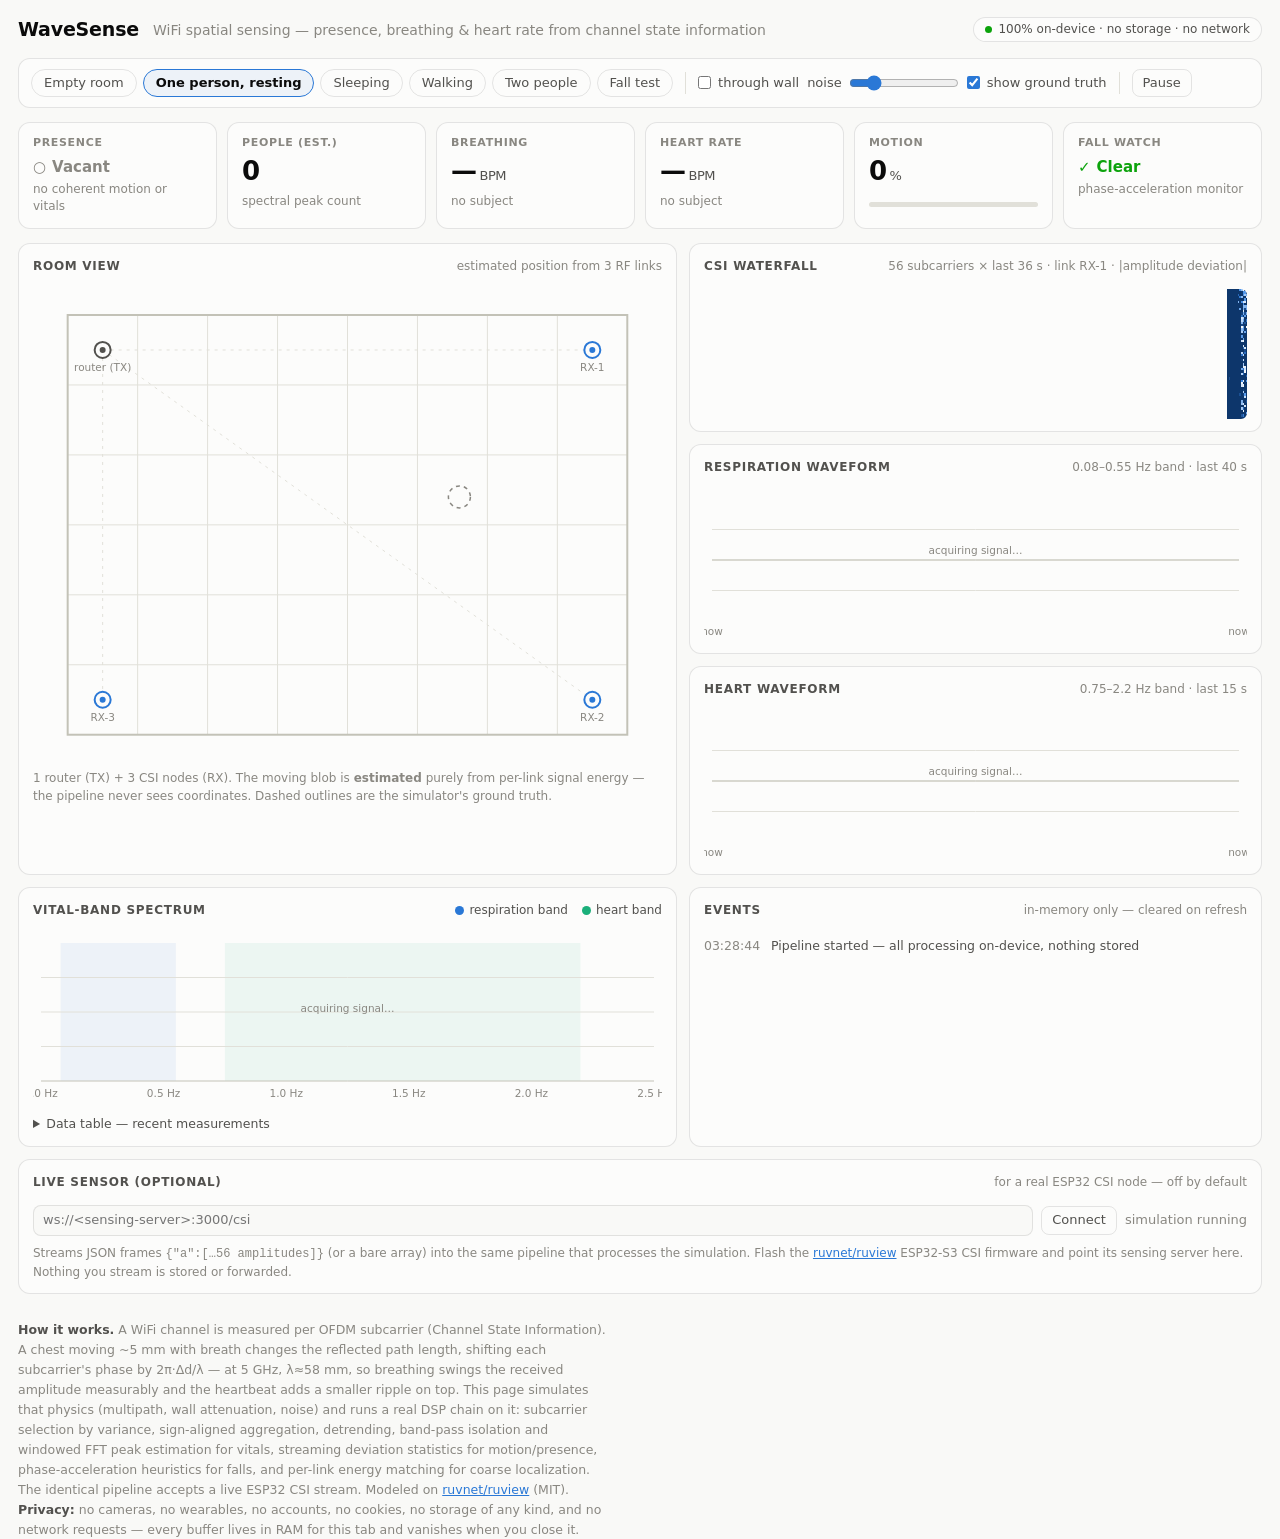
<file: index.html>
<!DOCTYPE html>
<html lang="en">
<head>
<meta charset="utf-8">
<meta name="viewport" content="width=device-width, initial-scale=1">
<title>WaveSense — WiFi Spatial Sensing</title>
<link rel="icon" href="data:image/svg+xml,<svg xmlns='http://www.w3.org/2000/svg' viewBox='0 0 100 100'><text y='.9em' font-size='90'>📡</text></svg>">
<style>
/* ============================================================
   Design tokens (light + dark, dark is its own selected set)
   ============================================================ */
:root{
  --page:#f9f9f7; --surface:#fcfcfb;
  --ink:#0b0b0b; --ink-2:#52514e; --muted:#898781;
  --grid:#e1e0d9; --axis:#c3c2b7; --ring:rgba(11,11,11,.10);
  --s1:#2a78d6;            /* series 1 · blue  · respiration        */
  --s2:#1baf7a;            /* series 2 · aqua  · heart              */
  --seq-lo:#cde2fb; --seq-mid:#3987e5; --seq-hi:#0d366b;
  --good:#0ca30c; --warn:#fab219; --serious:#ec835a; --crit:#d03b3b;
  --wash-1:rgba(42,120,214,.07); --wash-2:rgba(27,175,122,.07);
}
@media (prefers-color-scheme: dark){
  :root{
    --page:#0d0d0d; --surface:#1a1a19;
    --ink:#ffffff; --ink-2:#c3c2b7; --muted:#898781;
    --grid:#2c2c2a; --axis:#383835; --ring:rgba(255,255,255,.10);
    --s1:#3987e5; --s2:#199e70;
    --seq-lo:#184f95; --seq-mid:#3987e5; --seq-hi:#cde2fb;
    --wash-1:rgba(57,135,229,.10); --wash-2:rgba(25,158,112,.10);
  }
}
*{box-sizing:border-box;margin:0;padding:0}
html,body{height:100%}
body{
  background:var(--page); color:var(--ink);
  font:14px/1.45 system-ui,-apple-system,"Segoe UI",sans-serif;
  padding:16px 18px 40px;
}
a{color:var(--s1)}
h1{font-size:19px;font-weight:650;letter-spacing:-.01em}
h2{font-size:12px;font-weight:600;color:var(--ink-2);text-transform:uppercase;letter-spacing:.06em;margin-bottom:8px}
small,.sub{color:var(--muted)}

/* ---------- header ---------- */
header{display:flex;align-items:center;gap:14px;flex-wrap:wrap;margin-bottom:14px}
.badge{
  display:inline-flex;align-items:center;gap:6px;
  border:1px solid var(--ring);border-radius:999px;
  padding:3px 11px;font-size:12px;color:var(--ink-2);background:var(--surface);
}
.badge .dot{width:7px;height:7px;border-radius:50%;background:var(--good)}
header .spacer{flex:1}

/* ---------- control row (one filter row scoping everything) ---------- */
.controls{
  display:flex;align-items:center;gap:8px;flex-wrap:wrap;
  background:var(--surface);border:1px solid var(--ring);border-radius:12px;
  padding:10px 12px;margin-bottom:14px;
}
.controls .group{display:flex;align-items:center;gap:6px;flex-wrap:wrap}
.controls .sep{width:1px;height:22px;background:var(--grid);margin:0 4px}
button.chip{
  font:inherit;font-size:13px;color:var(--ink-2);
  background:transparent;border:1px solid var(--ring);border-radius:999px;
  padding:4px 12px;cursor:pointer;
}
button.chip:hover{background:var(--wash-1)}
button.chip[aria-pressed="true"]{color:var(--ink);border-color:var(--s1);background:var(--wash-1);font-weight:600}
label.ctl{display:flex;align-items:center;gap:7px;font-size:13px;color:var(--ink-2)}
input[type=range]{accent-color:var(--s1);width:110px}
input[type=checkbox]{accent-color:var(--s1)}
button.plain{
  font:inherit;font-size:13px;background:transparent;border:1px solid var(--ring);
  border-radius:8px;color:var(--ink-2);padding:4px 10px;cursor:pointer;
}
button.plain:hover{background:var(--wash-1)}

/* ---------- stat tiles ---------- */
.tiles{display:grid;grid-template-columns:repeat(auto-fit,minmax(148px,1fr));gap:10px;margin-bottom:14px}
.tile{
  background:var(--surface);border:1px solid var(--ring);border-radius:12px;
  padding:12px 14px;min-height:86px;display:flex;flex-direction:column;gap:2px;
}
.tile .k{font-size:11px;font-weight:600;color:var(--muted);text-transform:uppercase;letter-spacing:.06em}
.tile .v{font-size:26px;font-weight:650;letter-spacing:-.02em}
.tile .v .unit{font-size:13px;font-weight:500;color:var(--ink-2);margin-left:3px}
.tile .s{font-size:12px;color:var(--muted)}
.tile .status{display:inline-flex;align-items:center;gap:6px;font-size:15px;font-weight:600;margin-top:4px}
.meter{height:5px;border-radius:3px;background:var(--grid);margin-top:9px;overflow:hidden}
.meter i{display:block;height:100%;width:0;background:var(--s1);border-radius:3px;transition:width .18s}

/* ---------- main grid ---------- */
.grid{display:grid;grid-template-columns:minmax(380px,1.15fr) 1fr;gap:12px}
@media(max-width:980px){.grid{grid-template-columns:1fr}.roomcard{grid-row:auto !important}}
.card{
  background:var(--surface);border:1px solid var(--ring);border-radius:12px;
  padding:14px 14px 12px;display:flex;flex-direction:column;min-width:0;
}
.card .hd{display:flex;align-items:baseline;gap:8px;margin-bottom:6px;flex-wrap:wrap}
.card .hd .right{margin-left:auto;font-size:12px;color:var(--muted)}
.legend{display:flex;gap:14px;font-size:12px;color:var(--ink-2);margin-left:auto}
.legend i{display:inline-block;width:9px;height:9px;border-radius:50%;margin-right:5px;vertical-align:-1px}
canvas{display:block;width:100%}
.roomcard canvas{aspect-ratio:4/3}
.chart{height:150px}
.chart.tall{height:170px}
#waterfall{height:130px;image-rendering:pixelated;border-radius:6px}

/* ---------- log & table ---------- */
#log{list-style:none;font-size:12.5px;max-height:180px;overflow-y:auto}
#log li{display:flex;gap:9px;padding:4px 0;border-bottom:1px solid var(--grid);color:var(--ink-2)}
#log li:last-child{border-bottom:none}
#log time{color:var(--muted);font-variant-numeric:tabular-nums;flex:0 0 58px}
#log .ev-good{color:var(--good)} #log .ev-crit{color:var(--crit);font-weight:600}
#log .ev-warn{color:var(--warn)}
details.table{margin-top:12px}
details.table summary{cursor:pointer;font-size:12.5px;color:var(--ink-2)}
table{width:100%;border-collapse:collapse;font-size:12px;margin-top:8px}
th{color:var(--muted);font-weight:600;text-align:right;padding:4px 8px;border-bottom:1px solid var(--axis)}
td{text-align:right;padding:3px 8px;border-bottom:1px solid var(--grid);font-variant-numeric:tabular-nums;color:var(--ink-2)}
th:first-child,td:first-child{text-align:left}

/* ---------- live source panel ---------- */
.live{display:flex;gap:8px;align-items:center;flex-wrap:wrap;font-size:13px}
.live input[type=text]{
  font:inherit;background:var(--page);color:var(--ink);border:1px solid var(--ring);
  border-radius:8px;padding:5px 9px;min-width:230px;flex:1;
}
.hint{font-size:12px;color:var(--muted);margin-top:8px;line-height:1.5}

footer{margin-top:26px;font-size:12.5px;color:var(--muted);max-width:74ch;line-height:1.6}
footer b{color:var(--ink-2)}
</style>
</head>
<body>

<header>
  <h1>WaveSense</h1>
  <span class="sub">WiFi spatial sensing — presence, breathing &amp; heart rate from channel state information</span>
  <span class="spacer"></span>
  <span class="badge" title="All signal processing runs in this tab. Nothing is stored (no cookies, no localStorage) and nothing is transmitted."><span class="dot"></span>100% on-device · no storage · no network</span>
</header>

<div class="controls" role="toolbar" aria-label="Scenario and signal controls">
  <div class="group" id="scenarios" aria-label="Scenario">
    <button class="chip" data-sc="empty">Empty room</button>
    <button class="chip" data-sc="resting" aria-pressed="true">One person, resting</button>
    <button class="chip" data-sc="sleeping">Sleeping</button>
    <button class="chip" data-sc="walking">Walking</button>
    <button class="chip" data-sc="two">Two people</button>
    <button class="chip" data-sc="fall">Fall test</button>
  </div>
  <div class="sep"></div>
  <label class="ctl" title="Places an interior wall between the router and the subject — sensing continues through it at reduced SNR.">
    <input type="checkbox" id="wallToggle"> through wall
  </label>
  <label class="ctl">noise <input type="range" id="noiseSlider" min="0" max="100" value="18"></label>
  <label class="ctl" title="Outline the simulator's true person positions in the room view."><input type="checkbox" id="truthToggle" checked> show ground truth</label>
  <div class="sep"></div>
  <button class="plain" id="pauseBtn">Pause</button>
</div>

<div class="tiles">
  <div class="tile">
    <span class="k">Presence</span>
    <span class="status" id="presenceStatus"><span aria-hidden="true">○</span> Vacant</span>
    <span class="s" id="presenceSub">no coherent motion or vitals</span>
  </div>
  <div class="tile">
    <span class="k">People (est.)</span>
    <span class="v" id="countVal">0</span>
    <span class="s" id="countSub">spectral peak count</span>
  </div>
  <div class="tile">
    <span class="k">Breathing</span>
    <span class="v" id="respVal">—<span class="unit">BPM</span></span>
    <span class="s" id="respSub">acquiring…</span>
  </div>
  <div class="tile">
    <span class="k">Heart rate</span>
    <span class="v" id="heartVal">—<span class="unit">BPM</span></span>
    <span class="s" id="heartSub">acquiring…</span>
  </div>
  <div class="tile">
    <span class="k">Motion</span>
    <span class="v" id="motionVal">0<span class="unit">%</span></span>
    <div class="meter"><i id="motionBar"></i></div>
  </div>
  <div class="tile">
    <span class="k">Fall watch</span>
    <span class="status" id="fallStatus" style="color:var(--good)"><span aria-hidden="true">✓</span> Clear</span>
    <span class="s" id="fallSub">phase-acceleration monitor</span>
  </div>
</div>

<div class="grid">
  <div class="card roomcard" style="grid-row:span 3">
    <div class="hd"><h2>Room view</h2><span class="right" id="roomNote">estimated position from 3 RF links</span></div>
    <canvas id="room"></canvas>
    <div class="hint">1 router (TX) + 3 CSI nodes (RX). The moving blob is <b>estimated</b> purely from per-link
      signal energy — the pipeline never sees coordinates. Dashed outlines are the simulator's ground truth.</div>
  </div>

  <div class="card">
    <div class="hd"><h2>CSI waterfall</h2><span class="right">56 subcarriers × last 36 s · link RX-1 · |amplitude deviation|</span></div>
    <canvas id="waterfall"></canvas>
  </div>

  <div class="card">
    <div class="hd"><h2>Respiration waveform</h2><span class="right">0.08–0.55 Hz band · last 40 s</span></div>
    <canvas id="respChart" class="chart"></canvas>
  </div>

  <div class="card">
    <div class="hd"><h2>Heart waveform</h2><span class="right">0.75–2.2 Hz band · last 15 s</span></div>
    <canvas id="heartChart" class="chart"></canvas>
  </div>

  <div class="card">
    <div class="hd"><h2>Vital-band spectrum</h2>
      <div class="legend"><span><i style="background:var(--s1)"></i>respiration band</span><span><i style="background:var(--s2)"></i>heart band</span></div>
    </div>
    <canvas id="specChart" class="chart tall"></canvas>
    <details class="table">
      <summary>Data table — recent measurements</summary>
      <table aria-label="Recent measurements">
        <thead><tr><th>time</th><th>presence</th><th>motion</th><th>resp BPM</th><th>conf</th><th>heart BPM</th><th>conf</th></tr></thead>
        <tbody id="tableBody"></tbody>
      </table>
    </details>
  </div>

  <div class="card">
    <div class="hd"><h2>Events</h2><span class="right">in-memory only — cleared on refresh</span></div>
    <ul id="log"></ul>
  </div>

  <div class="card" style="grid-column:1/-1">
    <div class="hd"><h2>Live sensor (optional)</h2><span class="right">for a real ESP32 CSI node — off by default</span></div>
    <div class="live">
      <input type="text" id="wsUrl" placeholder="ws://&lt;sensing-server&gt;:3000/csi" aria-label="WebSocket URL">
      <button class="plain" id="wsBtn">Connect</button>
      <span class="sub" id="wsState">simulation running</span>
    </div>
    <div class="hint">Streams JSON frames <code>{"a":[…56 amplitudes]}</code> (or a bare array) into the same pipeline
      that processes the simulation. Flash the <a href="https://github.com/ruvnet/ruview" rel="noopener">ruvnet/ruview</a>
      ESP32-S3 CSI firmware and point its sensing server here. Nothing you stream is stored or forwarded.</div>
  </div>
</div>

<footer>
  <b>How it works.</b> A WiFi channel is measured per OFDM subcarrier (Channel State Information). A chest moving
  ~5&nbsp;mm with breath changes the reflected path length, shifting each subcarrier's phase by
  2π·Δd/λ — at 5&nbsp;GHz, λ≈58&nbsp;mm, so breathing swings the received amplitude measurably and the heartbeat
  adds a smaller ripple on top. This page simulates that physics (multipath, wall attenuation, noise) and runs a real
  DSP chain on it: subcarrier selection by variance, sign-aligned aggregation, detrending, band-pass isolation and
  windowed FFT peak estimation for vitals, streaming deviation statistics for motion/presence, phase-acceleration
  heuristics for falls, and per-link energy matching for coarse localization. The identical pipeline accepts a live
  ESP32 CSI stream. Modeled on <a href="https://github.com/ruvnet/ruview" rel="noopener">ruvnet/ruview</a> (MIT).
  <b>Privacy:</b> no cameras, no wearables, no accounts, no cookies, no storage of any kind, and no network
  requests — every buffer lives in RAM for this tab and vanishes when you close it.
</footer>

<script>
"use strict";
/* ================================================================
   __CORE_BEGIN__  (pure logic — no DOM; testable under node)
   ================================================================ */

const C_LIGHT = 3e8;
const F0 = 5.18e9;            // WiFi channel 36
const DF = 312.5e3;           // OFDM subcarrier spacing
const NSC = 56;               // subcarriers per link
const NLINK = 3;              // RX nodes
const FS = 50;                // CSI frame rate (Hz)
const DECIM = 5;              // -> 10 Hz analysis rate
const FA = FS / DECIM;
const RN = 512;               // ring length (51.2 s @ 10 Hz)
const ROOM_W = 8, ROOM_H = 6; // metres
const TX = {x:0.5, y:0.5};
const RXS = [{x:7.5,y:0.5},{x:7.5,y:5.5},{x:0.5,y:5.5}];
const WALL = {x:4.2, y0:0, y1:4.2};   // interior wall segment (vertical)

const LAMBDA = new Float64Array(NSC);
for (let k=0;k<NSC;k++) LAMBDA[k] = C_LIGHT / (F0 + (k - NSC/2) * DF);

/* deterministic PRNG so runs are reproducible in tests */
function mulberry32(seed){
  let a = seed >>> 0;
  return function(){
    a |= 0; a = (a + 0x6D2B79F5) | 0;
    let t = Math.imul(a ^ (a >>> 15), 1 | a);
    t = (t + Math.imul(t ^ (t >>> 7), 61 | t)) ^ t;
    return ((t ^ (t >>> 14)) >>> 0) / 4294967296;
  };
}
function gauss(rnd){ // Box–Muller
  let u = 0, v = 0;
  while (u === 0) u = rnd();
  while (v === 0) v = rnd();
  return Math.sqrt(-2*Math.log(u)) * Math.cos(2*Math.PI*v);
}
const dist = (a,b) => Math.hypot(a.x-b.x, a.y-b.y);

/* segment intersection: does a→b cross the interior wall? */
function crossesWall(a, b){
  const wx = WALL.x;
  if ((a.x - wx) * (b.x - wx) >= 0) return false;      // both on one side
  const t = (wx - a.x) / (b.x - a.x);
  const y = a.y + t * (b.y - a.y);
  return y >= WALL.y0 && y <= WALL.y1;
}

/* ---------------- in-place radix-2 FFT ---------------- */
function fft(re, im, inv){
  const n = re.length;
  for (let i=1, j=0; i<n; i++){
    let bit = n >> 1;
    for (; j & bit; bit >>= 1) j ^= bit;
    j ^= bit;
    if (i < j){ const tr=re[i]; re[i]=re[j]; re[j]=tr; const ti=im[i]; im[i]=im[j]; im[j]=ti; }
  }
  for (let len=2; len<=n; len<<=1){
    const ang = (inv ? 2 : -2) * Math.PI / len;
    const wr = Math.cos(ang), wi = Math.sin(ang);
    const half = len >> 1;
    for (let i=0; i<n; i+=len){
      let cr = 1, ci = 0;
      for (let k=0; k<half; k++){
        const ur = re[i+k], ui = im[i+k];
        const xr = re[i+k+half], xi = im[i+k+half];
        const vr = xr*cr - xi*ci, vi = xr*ci + xi*cr;
        re[i+k] = ur + vr;         im[i+k] = ui + vi;
        re[i+k+half] = ur - vr;    im[i+k+half] = ui - vi;
        const ncr = cr*wr - ci*wi; ci = cr*wi + ci*wr; cr = ncr;
      }
    }
  }
  if (inv){ for (let i=0;i<n;i++){ re[i]/=n; im[i]/=n; } }
}

/* =================================================================
   CSI physics engine — multipath channel with breathing bodies
   ================================================================= */
const SCENARIOS = {
  empty:    { label:"Empty room", people: [] },
  resting:  { label:"One person, resting",
              people: [{x:5.6, y:2.6, breath:15,  heart:72, move:null}] },
  sleeping: { label:"Sleeping",
              people: [{x:6.4, y:4.4, breath:11.5, heart:56, move:null}] },
  walking:  { label:"Walking",
              people: [{x:2.5, y:3.0, breath:18, heart:95,
                        move:{path:[[2.5,3.0],[6.8,1.4],[6.8,4.8],[2.0,4.6]], speed:0.85}}] },
  two:      { label:"Two people",
              people: [{x:6.2, y:1.8, breath:14, heart:68, move:null},
                       {x:2.6, y:4.2, breath:19.5, heart:88,
                        move:{path:[[2.6,4.2],[3.4,1.6],[5.4,3.4]], speed:0.7}}] },
  fall:     { label:"Fall test",
              people: [{x:3.0, y:2.4, breath:17, heart:84,
                        move:{path:[[3.0,2.4],[5.8,3.4]], speed:0.8}, fallAt:8}] },
};

class CsiEngine {
  constructor(seed = 7){
    this.rnd = mulberry32(seed);
    this.t = 0;
    this.noise = 0.006;
    this.wall = false;
    this.people = [];
    // static multipath per link: LoS + fixed reflectors (complex H0 per subcarrier)
    this.h0 = [];
    for (let l=0; l<NLINK; l++){
      const paths = [{g:1.0, L: dist(TX, RXS[l])}];
      for (let m=0; m<3; m++){
        paths.push({ g: 0.15 + 0.25*this.rnd(),
                     L: dist(TX,RXS[l]) + 1.5 + 6*this.rnd() });
      }
      const re = new Float64Array(NSC), im = new Float64Array(NSC);
      for (let k=0;k<NSC;k++){
        for (const p of paths){
          const ph = -2*Math.PI * p.L / LAMBDA[k];
          re[k] += p.g * Math.cos(ph);
          im[k] += p.g * Math.sin(ph);
        }
      }
      this.h0.push({re, im});
    }
  }

  setScenario(name){
    const sc = SCENARIOS[name];
    this.scenario = name;
    this.t = 0;
    this.people = sc.people.map(p => ({
      x:p.x, y:p.y,
      fBreath: p.breath/60 * (0.96 + 0.08*this.rnd()),
      fHeart:  p.heart/60  * (0.97 + 0.06*this.rnd()),
      phB: this.rnd()*2*Math.PI, phH: this.rnd()*2*Math.PI,
      move: p.move ? {path:p.move.path.map(q=>({x:q[0],y:q[1]})), speed:p.move.speed, seg:0, u:0} : null,
      fallAt: p.fallAt ?? null, fallen: false, fallProg: 0,
    }));
  }

  /* advance one CSI frame (dt = 1/FS); returns [Float64Array(NSC)] per link */
  step(){
    const dt = 1/FS;
    this.t += dt;
    for (const p of this.people){
      // slow physiological drift (bounded random walk)
      p.fBreath += 0.00002 * gauss(this.rnd);
      p.fHeart  += 0.00005 * gauss(this.rnd);
      p.phB += 2*Math.PI * p.fBreath * dt;
      p.phH += 2*Math.PI * p.fHeart  * dt;
      if (p.fallAt !== null && !p.fallen && this.t >= p.fallAt){ p.fallen = true; p.move = null; }
      if (p.fallen && p.fallProg < 1) p.fallProg = Math.min(1, p.fallProg + dt/0.45); // 450 ms drop
      if (p.move){
        const path = p.move.path;
        const a = path[p.move.seg % path.length], b = path[(p.move.seg+1) % path.length];
        const segLen = dist(a,b);
        p.move.u += p.move.speed * dt / segLen;
        if (p.move.u >= 1){ p.move.u = 0; p.move.seg++; }
        const u = p.move.u;
        const a2 = path[p.move.seg % path.length], b2 = path[(p.move.seg+1) % path.length];
        p.x = a2.x + (b2.x-a2.x)*u;  p.y = a2.y + (b2.y-a2.y)*u;
      }
    }
    const frames = [];
    for (let l=0; l<NLINK; l++){
      const h0 = this.h0[l];
      const amps = new Float64Array(NSC);
      // person reflection paths
      const dyn = [];
      for (const p of this.people){
        const d1 = dist(TX, p), d2 = dist(p, RXS[l]);
        let g = 0.25 * Math.pow(7.5 / (d1 + d2), 2);
        if (this.wall){
          if (crossesWall(TX, p))     g *= 0.35;   // ~ -9 dB per wall transit
          if (crossesWall(p, RXS[l])) g *= 0.35;
        }
        // chest displacement (m): breathing ~5 mm + cardiac ~0.4 mm; fall = 0.9 m body drop
        const chest = 0.005*Math.sin(p.phB)
                    + 0.0004*(Math.sin(p.phH) + 0.15*Math.sin(2*p.phH))
                    + (p.fallen ? -0.9 * p.fallProg : 0);
        const L = d1 + d2 + 2*chest;
        dyn.push({g, L});
      }
      const sig = this.noise;
      for (let k=0; k<NSC; k++){
        let re = h0.re[k], im = h0.im[k];
        for (const d of dyn){
          const ph = -2*Math.PI * d.L / LAMBDA[k];
          re += d.g * Math.cos(ph);
          im += d.g * Math.sin(ph);
        }
        re += sig * gauss(this.rnd);
        im += sig * gauss(this.rnd);
        amps[k] = Math.hypot(re, im);
      }
      frames.push(amps);
    }
    return frames;
  }
}

/* =================================================================
   Sensing pipeline — identical for simulated and live CSI
   ================================================================= */
const RESP_BAND  = [0.08, 0.55];   // 4.8–33 BPM
const HEART_BAND = [0.75, 2.20];   // 45–132 BPM
const NFFT = 1024;

class SensePipeline {
  constructor(nLinks = NLINK){
    this.nLinks = nLinks;
    this.links = [];
    for (let l=0; l<nLinks; l++){
      this.links.push({
        ring: Array.from({length:NSC}, () => new Float64Array(RN)),
        head: 0, count: 0,
        acc: new Float64Array(NSC), accN: 0,
        prevAmp: null,                // previous frame (frame-to-frame decorrelation)
        dev: 0, meanAmp: 1,
        energy: 0,                    // recent dynamic energy (localization weight)
      });
    }
    this.motion = 0;
    this.motionHist = new Float64Array(64); this.mhHead = 0; // ~6.4 s @ 10 Hz
    this.presence = false; this.presenceScore = 0;
    this.fall = false; this.fallHold = 0;
    this.resp = {bpm:null, conf:0};
    this.heart = {bpm:null, conf:0};
    this.countEst = 0;
    this.respWave = new Float64Array(0);
    this.heartWave = new Float64Array(0);
    this.spectrum = null;             // {freqs, mags, peaks:[{f,kind}], df}
    this.pos = null;                  // smoothed location estimate
    this.linkEnergies = null;
    this.decimated = 0;
    this.frames = 0;
  }

  /* one 50 Hz frame per link */
  push(frames){
    this.frames++;
    for (let l=0; l<this.nLinks && l<frames.length; l++){
      const L = this.links[l], a = frames[l];
      if (!a) continue;
      if (!L.prevAmp){
        L.prevAmp = Float64Array.from(a);
        let m0 = 0; for (let k=0;k<NSC;k++) m0 += a[k];
        L.meanAmp = Math.max(m0/NSC, 1e-9);
      }
      // gait moves the reflected path by a large fraction of lambda per 20 ms
      // frame; breathing moves it ~0.02 mm per frame — so the first difference
      // separates locomotion from vitals cleanly
      let dev = 0, ma = 0;
      for (let k=0; k<NSC; k++){
        dev += Math.abs(a[k] - L.prevAmp[k]);
        L.prevAmp[k] = a[k];
        L.acc[k] += a[k];
        ma += a[k];
      }
      dev /= NSC; ma /= NSC;
      L.meanAmp += 0.01 * (ma - L.meanAmp);
      L.dev += 0.25 * (dev - L.dev);
      L.accN++;
      if (L.accN === DECIM){
        for (let k=0; k<NSC; k++){
          L.ring[k][L.head] = L.acc[k] / DECIM;
          L.acc[k] = 0;
        }
        L.head = (L.head + 1) % RN;
        L.count = Math.min(L.count + 1, RN);
        L.accN = 0;
        if (l === 0) this.decimated++;
      }
    }
    // streaming motion metric (0..1): frame-to-frame churn relative to the
    // mean level. Scale-free so live hardware with arbitrary units matches.
    let m = 0;
    for (const L of this.links){
      const r = (L.dev / Math.max(L.meanAmp, 1e-9) - 0.02) / 0.15;
      m = Math.max(m, r);
    }
    m = Math.max(0, Math.min(1, m));
    if (this.frames < 150) m = 0;                     // 3 s warm-up for the trackers
    this.motion += 0.06 * (m - this.motion);
    if (this.links[0].accN === 0){ // once per decimated sample
      this.motionHist[this.mhHead] = this.motion;
      this.mhHead = (this.mhHead + 1) % this.motionHist.length;
    }
  }

  /* chronological copy of one subcarrier's ring */
  _series(L, k, n){
    const out = new Float64Array(n);
    const start = (L.head - n + RN) % RN;
    for (let i=0;i<n;i++) out[i] = L.ring[k][(start+i)%RN];
    return out;
  }

  /* windowed FFT magnitude of x (Hann, zero-padded to NFFT) */
  _spec(x){
    const re = new Float64Array(NFFT), im = new Float64Array(NFFT);
    const n = x.length;
    let mean = 0; for (let i=0;i<n;i++) mean += x[i]; mean /= n;
    for (let i=0;i<n;i++){
      const w = 0.5 - 0.5*Math.cos(2*Math.PI*i/(n-1));
      re[i] = (x[i]-mean) * w;
    }
    fft(re, im, false);
    const half = NFFT/2;
    const mag = new Float64Array(half);
    for (let i=0;i<half;i++) mag[i] = Math.hypot(re[i], im[i]);
    return mag;
  }

  _peakInBand(mag, lo, hi){
    const df = FA / NFFT;
    const i0 = Math.max(1, Math.ceil(lo/df)), i1 = Math.min(mag.length-2, Math.floor(hi/df));
    if (i1 <= i0) return null;
    let pi = i0;
    for (let i=i0;i<=i1;i++) if (mag[i] > mag[pi]) pi = i;
    // parabolic interpolation for sub-bin frequency (offset clamped to half a bin)
    const a = mag[pi-1], b = mag[pi], c = mag[pi+1];
    const d = Math.max(-0.5, Math.min(0.5, (a - c) / (2*(a - 2*b + c) || 1)));
    const f = (pi + d) * df;
    // prominence: peak over band median
    const band = [];
    for (let i=i0;i<=i1;i++) band.push(mag[i]);
    band.sort((x,y)=>x-y);
    const med = band[band.length>>1] || 1e-12;
    return {f, mag:b, idx:pi, prom: b / Math.max(med, 1e-12)};
  }

  /* band-pass by FFT masking; returns time series of last n samples */
  _bandpass(x, lo, hi){
    const re = new Float64Array(NFFT), im = new Float64Array(NFFT);
    const n = x.length;
    let mean = 0; for (let i=0;i<n;i++) mean += x[i]; mean /= n;
    for (let i=0;i<n;i++) re[i] = x[i]-mean;
    fft(re, im, false);
    const df = FA / NFFT;
    for (let i=0;i<NFFT;i++){
      const f = (i <= NFFT/2 ? i : NFFT - i) * df;
      if (f < lo || f > hi){ re[i]=0; im[i]=0; }
    }
    fft(re, im, true);
    return Float64Array.from(re.subarray(0, n));
  }

  /* build sign-aligned aggregate of the most active subcarriers of link l */
  _aggregate(l, n){
    const L = this.links[l];
    const N = Math.min(n, L.count);
    if (N < 32) return null;
    // rank subcarriers by variance
    const stats = [];
    for (let k=0;k<NSC;k++){
      const s = this._series(L, k, N);
      let m=0; for (let i=0;i<N;i++) m += s[i]; m/=N;
      let v=0; for (let i=0;i<N;i++){ const d=s[i]-m; v += d*d; } v/=N;
      stats.push({k, v, s, m, sd: Math.sqrt(v) || 1e-9});
    }
    stats.sort((a,b)=>b.v-a.v);
    const sel = stats.slice(0, 12);
    const ref = sel[0];
    const agg = new Float64Array(N);
    let coh = 0;
    for (const sc of sel){
      // sign-align with the reference so anti-phase subcarriers don't cancel
      let corr = 0;
      for (let i=0;i<N;i++) corr += (sc.s[i]-sc.m) * (ref.s[i]-ref.m);
      const sign = corr >= 0 ? 1 : -1;
      for (let i=0;i<N;i++) agg[i] += sign * (sc.s[i]-sc.m) / sc.sd;
      coh += Math.abs(corr) / (N * sc.sd * ref.sd);
    }
    for (let i=0;i<N;i++) agg[i] /= sel.length;
    // coherence: a real body drives the selected subcarriers together;
    // noise leaves them uncorrelated (mean |rho| ~ 1/sqrt(N))
    coh /= sel.length;
    return {agg, energy: sel.reduce((t,s)=>t+s.v,0), coh};
  }

  /* heavy analysis; call ~2 Hz */
  analyze(){
    const N = Math.min(400, this.links[0].count);           // up to 40 s
    if (N < 64) return;
    // per-link aggregates; pick the best link for vitals by respiration prominence
    let best = null;
    const energies = [];
    for (let l=0; l<this.nLinks; l++){
      const A = this._aggregate(l, N);
      energies.push(A ? A.energy : 0);
      if (!A) continue;
      this.links[l].energy = A.energy;
      const mag = this._spec(A.agg);
      const pk = this._peakInBand(mag, RESP_BAND[0], RESP_BAND[1]);
      if (pk){
        pk.score = pk.prom * Math.max(0, Math.min(1, (A.coh - 0.25) / 0.20));
        if (!best || pk.score > best.pk.score) best = {l, A, mag, pk};
      }
    }
    this.linkEnergies = energies;
    if (!best) return;

    const {A, mag} = best;
    let pk = best.pk;
    // sub-harmonic check: if energy at f/2 is substantial, the peak is a harmonic
    const df = FA / NFFT;
    const halfIdx = Math.round(pk.f / 2 / df);
    if (pk.f/2 >= RESP_BAND[0] && halfIdx > 1 && mag[halfIdx] > 0.55 * pk.mag){
      const sub = this._peakInBand(mag, pk.f/2 - 2*df, pk.f/2 + 2*df);
      if (sub) pk = {f:sub.f, mag:sub.mag, idx:sub.idx, prom:pk.prom};
    }

    // coherence-gated confidence: prominence alone can spike on noise
    const cohGate = Math.max(0, Math.min(1, (A.coh - 0.25) / 0.20));
    const respConf = Math.max(0, Math.min(1, (pk.prom - 2.5) / 8)) * cohGate;
    // motion masks vitals only when there is no coherent breathing line
    const moving = this.motion > 0.45 && respConf < 0.35;

    if (!moving && respConf > 0.15){
      const bpm = pk.f * 60;
      this.resp.bpm = this.resp.bpm == null ? bpm : this.resp.bpm + 0.3*(bpm - this.resp.bpm);
      this.resp.conf = respConf;
    } else {
      this.resp.conf = moving ? 0 : respConf;
      if (moving) this.resp.bpm = null;
    }

    /* heart: same aggregate, heart band, with breathing-harmonic rejection */
    const hN = Math.min(200, N);                              // last 20 s
    const hAgg = A.agg.subarray(A.agg.length - hN);
    const hMag = this._spec(hAgg);
    let hp = null;
    const i0 = Math.ceil(HEART_BAND[0]/df), i1 = Math.floor(HEART_BAND[1]/df);
    const fB = (this.resp.bpm ?? 0) / 60;
    const band = [];
    for (let i=i0; i<=i1 && i<hMag.length-1; i++){
      const f = i*df;
      band.push(hMag[i]);
      if (fB > 0){
        const ratio = f / fB, near = Math.abs(ratio - Math.round(ratio));
        if (near < 0.12 && Math.round(ratio) <= 6) continue;   // skip breathing harmonics
      }
      if (!hp || hMag[i] > hp.mag) hp = {idx:i, mag:hMag[i]};
    }
    if (hp){
      const a=hMag[hp.idx-1], b=hMag[hp.idx], c=hMag[hp.idx+1];
      const d=Math.max(-0.5, Math.min(0.5, (a-c)/(2*(a-2*b+c)||1)));
      const f=(hp.idx+d)*df;
      band.sort((x,y)=>x-y);
      const med = band[band.length>>1] || 1e-12;
      const prom = b / Math.max(med,1e-12);
      const conf = Math.max(0, Math.min(1, (prom - 2.2) / 7));
      if (!moving && conf > 0.15){
        const bpm = f*60;
        this.heart.bpm = this.heart.bpm == null ? bpm : this.heart.bpm + 0.25*(bpm - this.heart.bpm);
        this.heart.conf = conf;
      } else {
        this.heart.conf = moving ? 0 : conf;
        if (moving) this.heart.bpm = null;
      }
    }

    /* waveforms for display */
    this.respWave  = this._bandpass(A.agg, RESP_BAND[0], RESP_BAND[1]);
    this.heartWave = this._bandpass(hAgg, HEART_BAND[0], HEART_BAND[1]);

    /* spectrum for display (0–2.5 Hz) plus detected peaks */
    const shownBins = Math.min(Math.floor(2.5/df), mag.length);
    const freqs = new Float64Array(shownBins), mags = new Float64Array(shownBins);
    let mx = 1e-12;
    for (let i=0;i<shownBins;i++){ freqs[i]=i*df; mx = Math.max(mx, mag[i]); }
    for (let i=0;i<shownBins;i++) mags[i] = mag[i]/mx;
    const peaks = [];
    if (this.presence && this.resp.bpm != null && this.resp.conf > 0.15) peaks.push({f:this.resp.bpm/60, kind:"resp"});
    if (this.presence && this.heart.bpm != null && this.heart.conf > 0.15) peaks.push({f:this.heart.bpm/60, kind:"heart"});
    this.spectrum = {freqs, mags, peaks, df};

    /* presence: sustained motion OR coherent vitals, with hysteresis */
    const motContrib = Math.max(0, this.motion - 0.30) * 2.2;
    const vitContrib = Math.max(0, respConf - 0.15) * 2.2;
    const score = Math.max(motContrib, vitContrib);
    this.presenceScore += 0.35 * (score - this.presenceScore);
    if (!this.presence && this.presenceScore > 0.30) this.presence = true;
    if (this.presence  && this.presenceScore < 0.16) this.presence = false;
    if (!this.presence){ this.resp.bpm = null; this.heart.bpm = null; this.countEst = 0; }

    /* people count: distinct respiration peaks, rejecting harmonics of
       already-accepted peaks (+1 if someone is also walking) */
    if (this.presence){
      const ri0 = Math.ceil(RESP_BAND[0]/df), ri1 = Math.floor(RESP_BAND[1]/df);
      const rBand = []; for (let i=ri0;i<=ri1;i++) rBand.push(mag[i]);
      const rSorted = [...rBand].sort((x,y)=>x-y);
      const rMed = rSorted[rSorted.length>>1] || 1e-12;
      const cands = [];
      for (let i=ri0+1; i<ri1; i++){
        if (mag[i] > mag[i-1] && mag[i] >= mag[i+1] && mag[i]/rMed > 4.5)
          cands.push({f:i*df, mag:mag[i]});
      }
      cands.sort((a,b)=>b.mag-a.mag);
      const accepted = [];
      for (const c of cands){
        if (accepted.length && c.mag < 0.10 * accepted[0].mag) break; // leakage shoulder, not a person
        if (accepted.some(a => Math.abs(a.f - c.f) < 0.05)) continue;
        if (accepted.some(a => {
          const r = c.f / a.f, n = Math.round(r);
          return n >= 2 && Math.abs(r - n) < 0.15;      // harmonic of an accepted peak
        })) continue;
        accepted.push(c);
      }
      let count = accepted.length;
      if (this.motion > 0.5 && count >= 1) count += 1;  // a walker masks their own peak
      this.countEst = Math.max(1, Math.min(count, 4));
    }

    /* fall: sharp motion spike followed by stillness */
    const H = this.motionHist, n = H.length;
    const at = j => H[(this.mhHead - 1 - j + n*4) % n];
    let spike = 0;
    for (let j=15; j<45 && j<n; j++) spike = Math.max(spike, at(j));
    let still = 0; for (let j=0; j<15; j++) still += at(j); still /= 15;
    if (this.presence && spike > 0.55 && still < 0.32 && this.fallHold <= 0){
      this.fall = true; this.fallHold = 40;              // hold the flag ~20 s of analyses
    } else if (this.fallHold > 0){
      this.fallHold--;
      if (this.fallHold <= 0) this.fall = false;
    }

    /* coarse localization: match observed per-link energies to a grid model */
    this._localize();
  }

  _localize(){
    if (!this.presence){ this.pos = null; return; }
    const E = this.linkEnergies;
    if (!E || this.nLinks < 3) return;
    const tot = E.reduce((a,b)=>a+b,0);
    if (tot < 1e-9) return;
    const obs = E.map(e=>e/tot);
    let bestScore = Infinity, bx = 0, by = 0;
    for (let gx=0; gx<=24; gx++){
      for (let gy=0; gy<=18; gy++){
        const x = 0.4 + gx*(ROOM_W-0.8)/24, y = 0.4 + gy*(ROOM_H-0.8)/18;
        const w = [];
        for (let l=0;l<NLINK;l++){
          const d = dist(TX,{x,y}) + dist({x,y}, RXS[l]);
          w.push(Math.pow(7.5/d, 4));
        }
        const s = w.reduce((a,b)=>a+b,0);
        let err = 0;
        for (let l=0;l<NLINK;l++){ const d = w[l]/s - obs[l]; err += d*d; }
        if (err < bestScore){ bestScore = err; bx = x; by = y; }
      }
    }
    if (!this.pos) this.pos = {x:bx, y:by};
    else { this.pos.x += 0.2*(bx - this.pos.x); this.pos.y += 0.2*(by - this.pos.y); }
  }
}

/* ================================================================
   __CORE_END__
   ================================================================ */

/* ================= UI wiring (browser only) ================= */
if (typeof document !== "undefined") (function(){

const $ = id => document.getElementById(id);
const engine = new CsiEngine(Math.floor(Math.random()*1e9));
const pipe0 = () => new SensePipeline(NLINK);
let pipe = pipe0();
let paused = false;
let liveWs = null;                    // WebSocket when in live mode
let scenario = "resting";
engine.setScenario(scenario);

/* ---- theme-reactive canvas colors ---- */
let css = {};
function readTheme(){
  const s = getComputedStyle(document.documentElement);
  const g = n => s.getPropertyValue(n).trim();
  css = { surface:g("--surface"), ink:g("--ink"), ink2:g("--ink-2"), muted:g("--muted"),
          grid:g("--grid"), axis:g("--axis"), s1:g("--s1"), s2:g("--s2"),
          seqLo:g("--seq-lo"), seqMid:g("--seq-mid"), seqHi:g("--seq-hi"),
          good:g("--good"), warn:g("--warn"), crit:g("--crit"),
          wash1:g("--wash-1"), wash2:g("--wash-2") };
  buildRamp();
}
matchMedia("(prefers-color-scheme: dark)").addEventListener("change", readTheme);

/* sequential ramp LUT for the waterfall (one hue, surface → deep) */
let rampLut = new Uint8ClampedArray(256*3);
function hex2rgb(h){ h=h.replace("#",""); return [parseInt(h.slice(0,2),16),parseInt(h.slice(2,4),16),parseInt(h.slice(4,6),16)]; }
function buildRamp(){
  const stops = [hex2rgb(css.surface), hex2rgb(css.seqLo), hex2rgb(css.seqMid), hex2rgb(css.seqHi)];
  const pos = [0, .18, .6, 1];
  for (let i=0;i<256;i++){
    const t = i/255;
    let j = 0; while (j < pos.length-2 && t > pos[j+1]) j++;
    const u = (t - pos[j]) / (pos[j+1]-pos[j]);
    for (let c=0;c<3;c++) rampLut[i*3+c] = stops[j][c] + (stops[j+1][c]-stops[j][c])*u;
  }
}

/* ---- canvas helpers ---- */
function fit(cv){
  const dpr = devicePixelRatio || 1;
  const r = cv.getBoundingClientRect();
  if (cv.width !== Math.round(r.width*dpr) || cv.height !== Math.round(r.height*dpr)){
    cv.width = Math.round(r.width*dpr); cv.height = Math.round(r.height*dpr);
  }
  const ctx = cv.getContext("2d");
  ctx.setTransform(dpr,0,0,dpr,0,0);
  return {ctx, w:r.width, h:r.height};
}
const hover = {};   // canvasId -> {x,y} css px (or null)
function attachHover(cv){
  cv.addEventListener("mousemove", e=>{
    const r = cv.getBoundingClientRect();
    hover[cv.id] = {x:e.clientX - r.left, y:e.clientY - r.top};
  });
  cv.addEventListener("mouseleave", ()=>{ hover[cv.id] = null; });
}
["respChart","heartChart","specChart"].forEach(id=>attachHover($(id)));

function tooltip(ctx, w, x, y, lines){
  ctx.font = "11px system-ui,-apple-system,sans-serif";
  const tw = Math.max(...lines.map(t=>ctx.measureText(t).width)) + 16;
  const th = lines.length*15 + 10;
  let bx = x + 12; if (bx + tw > w - 4) bx = x - tw - 12;
  const by = Math.max(4, y - th - 6);
  ctx.fillStyle = css.surface; ctx.strokeStyle = css.axis; ctx.lineWidth = 1;
  ctx.beginPath(); ctx.roundRect(bx, by, tw, th, 6); ctx.fill(); ctx.stroke();
  ctx.fillStyle = css.ink2; ctx.textAlign = "left";
  lines.forEach((t,i)=>ctx.fillText(t, bx+8, by+18+i*15));
}

/* ---- line chart with grid, axis, hover crosshair ---- */
function lineChart(cv, data, seconds, color, fmt){
  const {ctx, w, h} = fit(cv);
  ctx.clearRect(0,0,w,h);
  const padL = 8, padR = 8, padT = 8, padB = 20;
  const pw = w-padL-padR, ph = h-padT-padB;
  ctx.strokeStyle = css.grid; ctx.lineWidth = 1;
  for (let i=1;i<4;i++){ const y = padT + ph*i/4; ctx.beginPath(); ctx.moveTo(padL,y); ctx.lineTo(w-padR,y); ctx.stroke(); }
  ctx.strokeStyle = css.axis;
  ctx.beginPath(); ctx.moveTo(padL, padT+ph/2); ctx.lineTo(w-padR, padT+ph/2); ctx.stroke();
  // x ticks (seconds ago)
  ctx.fillStyle = css.muted; ctx.font = "10.5px system-ui,sans-serif"; ctx.textAlign = "center";
  const nt = Math.max(1, Math.min(6, Math.floor(seconds/5)||1));
  for (let i=0;i<=nt;i++){
    const sAgo = seconds * (1 - i/nt);
    const x = padL + pw*i/nt;
    ctx.fillText(sAgo < 0.3 ? "now" : "-"+Math.round(sAgo)+"s", x, h-6);
  }
  if (!data || data.length < 8){
    ctx.fillStyle = css.muted; ctx.textAlign="center";
    ctx.fillText("acquiring signal…", w/2, padT+ph/2-6);
    return;
  }
  let mx = 1e-9; for (let i=0;i<data.length;i++) mx = Math.max(mx, Math.abs(data[i]));
  const X = i => padL + pw * i/(data.length-1);
  const Y = v => padT + ph/2 - (v/mx) * ph*0.44;
  ctx.strokeStyle = color; ctx.lineWidth = 2; ctx.lineJoin = "round";
  ctx.beginPath();
  for (let i=0;i<data.length;i++){ const x=X(i), y=Y(data[i]); i?ctx.lineTo(x,y):ctx.moveTo(x,y); }
  ctx.stroke();
  const hv = hover[cv.id];
  if (hv && hv.x >= padL && hv.x <= w-padR){
    const i = Math.max(0, Math.min(data.length-1, Math.round((hv.x-padL)/pw * (data.length-1))));
    const x = X(i), y = Y(data[i]);
    ctx.strokeStyle = css.axis; ctx.beginPath(); ctx.moveTo(x,padT); ctx.lineTo(x,padT+ph); ctx.stroke();
    ctx.fillStyle = css.surface; ctx.beginPath(); ctx.arc(x,y,5,0,7); ctx.fill();
    ctx.fillStyle = color; ctx.beginPath(); ctx.arc(x,y,3.5,0,7); ctx.fill();
    const sAgo = seconds*(1 - i/(data.length-1));
    tooltip(ctx, w, x, y, [ (sAgo<0.3?"now":"-"+sAgo.toFixed(1)+" s"), fmt(data[i]) ]);
  }
}

/* ---- spectrum chart ---- */
function specChart(cv, spec){
  const {ctx, w, h} = fit(cv);
  ctx.clearRect(0,0,w,h);
  const padL = 8, padR = 8, padT = 10, padB = 22;
  const pw = w-padL-padR, ph = h-padT-padB;
  const fMax = 2.5;
  const X = f => padL + pw * f/fMax;
  // band washes
  ctx.fillStyle = css.wash1; ctx.fillRect(X(RESP_BAND[0]), padT, X(RESP_BAND[1])-X(RESP_BAND[0]), ph);
  ctx.fillStyle = css.wash2; ctx.fillRect(X(HEART_BAND[0]), padT, X(HEART_BAND[1])-X(HEART_BAND[0]), ph);
  ctx.strokeStyle = css.grid; ctx.lineWidth=1;
  for (let i=1;i<4;i++){ const y=padT+ph*i/4; ctx.beginPath(); ctx.moveTo(padL,y); ctx.lineTo(w-padR,y); ctx.stroke(); }
  ctx.strokeStyle = css.axis; ctx.beginPath(); ctx.moveTo(padL,padT+ph); ctx.lineTo(w-padR,padT+ph); ctx.stroke();
  ctx.fillStyle = css.muted; ctx.font="10.5px system-ui,sans-serif"; ctx.textAlign="center";
  for (let f=0; f<=2.5; f+=0.5) ctx.fillText(f.toFixed(1)+" Hz", X(f), h-6);
  if (!spec){ ctx.fillText("acquiring signal…", w/2, padT+ph/2); return; }
  const {freqs, mags} = spec;
  ctx.strokeStyle = css.s1; ctx.lineWidth = 2; ctx.lineJoin="round";
  ctx.beginPath();
  for (let i=0;i<freqs.length;i++){
    const x = X(freqs[i]), y = padT + ph - mags[i]*ph*0.94;
    i?ctx.lineTo(x,y):ctx.moveTo(x,y);
  }
  ctx.stroke();
  // selective direct labels on the detected peaks only
  for (const p of spec.peaks){
    const i = Math.min(freqs.length-1, Math.round(p.f/spec.df));
    const x = X(p.f), y = padT + ph - (mags[i]||0)*ph*0.94;
    const col = p.kind === "resp" ? css.s1 : css.s2;
    ctx.fillStyle = css.surface; ctx.beginPath(); ctx.arc(x,y,5.5,0,7); ctx.fill();
    ctx.fillStyle = col; ctx.beginPath(); ctx.arc(x,y,4,0,7); ctx.fill();
    ctx.font = "600 11px system-ui,sans-serif"; ctx.textAlign="center"; ctx.fillStyle = css.ink2;
    ctx.fillText((p.f*60).toFixed(1)+" BPM", x, Math.max(12, y-10));
  }
  const hv = hover[cv.id];
  if (hv && hv.x>=padL && hv.x<=w-padR){
    const f = (hv.x-padL)/pw*fMax;
    const i = Math.min(freqs.length-1, Math.max(0, Math.round(f/spec.df)));
    const x = X(freqs[i]), y = padT+ph-mags[i]*ph*0.94;
    ctx.strokeStyle = css.axis; ctx.beginPath(); ctx.moveTo(x,padT); ctx.lineTo(x,padT+ph); ctx.stroke();
    tooltip(ctx, w, x, y, [freqs[i].toFixed(2)+" Hz  ·  "+(freqs[i]*60).toFixed(0)+" BPM", "magnitude "+mags[i].toFixed(2)]);
  }
}

/* ---- waterfall ---- */
const WF_W = 360;                       // 36 s at 10 Hz
const wfData = new Float64Array(WF_W*NSC);
let wfHead = 0, wfLastDecim = 0;
const wfOff = document.createElement("canvas"); wfOff.width = WF_W; wfOff.height = NSC;
const wfCtx = wfOff.getContext("2d");
const wfImg = wfCtx.createImageData(WF_W, NSC);
function pushWaterfall(){
  const L = pipe.links[0];
  if (L.count < 2) return;
  const cur = (L.head - 1 + RN) % RN, prev = (L.head - 2 + RN) % RN;
  for (let k=0;k<NSC;k++){
    wfData[wfHead*NSC + k] = Math.abs(L.ring[k][cur] - L.ring[k][prev]);
  }
  wfHead = (wfHead+1) % WF_W;
}
function drawWaterfall(){
  const cv = $("waterfall");
  const {ctx, w, h} = fit(cv);
  // robust scale: high percentile of buffer
  const sample = [];
  for (let i=0;i<wfData.length;i+=17) sample.push(wfData[i]);
  sample.sort((a,b)=>a-b);
  const scale = Math.max(sample[Math.floor(sample.length*0.97)] || 1e-6, 1e-6);
  const d = wfImg.data;
  for (let t=0;t<WF_W;t++){
    const col = (wfHead + t) % WF_W;    // oldest at left, newest at right
    for (let k=0;k<NSC;k++){
      const v = wfData[col*NSC + (NSC-1-k)];
      const c = Math.min(255, Math.max(0, Math.round(v/scale*255)));
      const o = (k*WF_W + t)*4;
      d[o]=rampLut[c*3]; d[o+1]=rampLut[c*3+1]; d[o+2]=rampLut[c*3+2]; d[o+3]=255;
    }
  }
  wfCtx.putImageData(wfImg, 0, 0);
  ctx.imageSmoothingEnabled = false;
  ctx.clearRect(0,0,w,h);
  ctx.drawImage(wfOff, 0, 0, w, h);
}

/* ---- room view ---- */
function drawRoom(){
  const cv = $("room");
  const {ctx, w, h} = fit(cv);
  ctx.clearRect(0,0,w,h);
  const pad = 26;
  const sx = (w-2*pad)/ROOM_W, sy = (h-2*pad)/ROOM_H, s = Math.min(sx, sy);
  const ox = (w - ROOM_W*s)/2, oy = (h - ROOM_H*s)/2;
  const P = (x,y)=>[ox+x*s, oy+y*s];
  // floor grid
  ctx.strokeStyle = css.grid; ctx.lineWidth = 1;
  for (let x=1;x<ROOM_W;x++){ ctx.beginPath(); ctx.moveTo(...P(x,0)); ctx.lineTo(...P(x,ROOM_H)); ctx.stroke(); }
  for (let y=1;y<ROOM_H;y++){ ctx.beginPath(); ctx.moveTo(...P(0,y)); ctx.lineTo(...P(ROOM_W,y)); ctx.stroke(); }
  ctx.strokeStyle = css.axis; ctx.lineWidth = 2;
  ctx.strokeRect(ox, oy, ROOM_W*s, ROOM_H*s);
  // interior wall
  if (engine.wall){
    ctx.strokeStyle = css.ink2; ctx.lineWidth = 5; ctx.lineCap = "round";
    ctx.beginPath(); ctx.moveTo(...P(WALL.x, WALL.y0+0.05)); ctx.lineTo(...P(WALL.x, WALL.y1)); ctx.stroke();
    ctx.fillStyle = css.muted; ctx.font="10.5px system-ui,sans-serif"; ctx.textAlign="left";
    const [wx,wy] = P(WALL.x, WALL.y1); ctx.fillText("wall", wx+6, wy+12);
  }
  // faint link lines
  ctx.strokeStyle = css.grid; ctx.lineWidth = 1; ctx.setLineDash([3,5]);
  for (const rx of RXS){ ctx.beginPath(); ctx.moveTo(...P(TX.x,TX.y)); ctx.lineTo(...P(rx.x,rx.y)); ctx.stroke(); }
  ctx.setLineDash([]);
  // TX / RX nodes
  const node = (x,y,label,col)=>{
    const [px,py]=P(x,y);
    ctx.fillStyle = css.surface; ctx.beginPath(); ctx.arc(px,py,8,0,7); ctx.fill();
    ctx.strokeStyle = col; ctx.lineWidth=2; ctx.stroke();
    ctx.fillStyle = col; ctx.beginPath(); ctx.arc(px,py,3,0,7); ctx.fill();
    ctx.fillStyle = css.muted; ctx.font="10.5px system-ui,sans-serif"; ctx.textAlign="center";
    ctx.fillText(label, px, py+21);
  };
  node(TX.x, TX.y, "router (TX)", css.ink2);
  RXS.forEach((r,i)=>node(r.x, r.y, "RX-"+(i+1), css.s1));
  // ground truth (simulation only)
  if (!liveWs && $("truthToggle").checked){
    ctx.setLineDash([4,4]);
    for (const p of engine.people){
      const [px,py] = P(p.x,p.y);
      ctx.strokeStyle = css.muted; ctx.lineWidth = 1.5;
      ctx.beginPath(); ctx.arc(px,py, p.fallen? 14 : 11, 0, 7); ctx.stroke();
      if (p.fallen){ ctx.setLineDash([]); ctx.font="10px system-ui,sans-serif"; ctx.fillStyle=css.muted; ctx.textAlign="center"; ctx.fillText("(fallen)", px, py-18); ctx.setLineDash([4,4]); }
    }
    ctx.setLineDash([]);
  }
  // estimated position blob with breathing ring
  if (pipe.presence && pipe.pos && !liveWs){
    const [px,py] = P(pipe.pos.x, pipe.pos.y);
    const g = ctx.createRadialGradient(px,py,2, px,py,26);
    g.addColorStop(0, css.s1); g.addColorStop(1, "rgba(0,0,0,0)");
    ctx.globalAlpha = .5; ctx.fillStyle = g;
    ctx.beginPath(); ctx.arc(px,py,26,0,7); ctx.fill();
    ctx.globalAlpha = 1;
    ctx.fillStyle = css.s1; ctx.beginPath(); ctx.arc(px,py,6,0,7); ctx.fill();
    ctx.strokeStyle = css.surface; ctx.lineWidth=2; ctx.stroke();
    // ring pulsing at the detected breathing rate
    if (pipe.resp.bpm){
      const ph = (performance.now()/1000 * pipe.resp.bpm/60) % 1;
      ctx.strokeStyle = css.s1; ctx.globalAlpha = .5*(1-ph); ctx.lineWidth = 1.5;
      ctx.beginPath(); ctx.arc(px,py, 9 + ph*22, 0, 7); ctx.stroke();
      ctx.globalAlpha = 1;
    }
    ctx.fillStyle = css.ink2; ctx.font="600 10.5px system-ui,sans-serif"; ctx.textAlign="center";
    ctx.fillText(pipe.countEst>1 ? "est. zone · "+pipe.countEst+" people" : "est.", px, py-14);
  }
  if (liveWs){
    ctx.fillStyle = css.muted; ctx.font="12px system-ui,sans-serif"; ctx.textAlign="center";
    ctx.fillText("live single-link mode — localization needs 3 RX nodes", w/2, oy+16);
  }
}

/* ---- tiles / log / table ---- */
const logEl = $("log"), tbody = $("tableBody");
let lastPresence = null, lastFall = false;
function fmtClock(){ return new Date().toTimeString().slice(0,8); }
function addLog(msg, cls){
  const li = document.createElement("li");
  const t = document.createElement("time"); t.textContent = fmtClock();
  const sp = document.createElement("span"); if (cls) sp.className = cls; sp.textContent = msg;
  li.append(t, sp);
  logEl.prepend(li);
  while (logEl.children.length > 60) logEl.lastChild.remove();
}
function updateTiles(){
  const p = pipe;
  const pres = $("presenceStatus");
  if (p.presence){
    pres.innerHTML = '<span aria-hidden="true">●</span> Occupied';
    pres.style.color = "var(--good)";
    $("presenceSub").textContent = p.resp.bpm ? "vitals coherent" : "movement detected";
  } else {
    pres.innerHTML = '<span aria-hidden="true">○</span> Vacant';
    pres.style.color = "var(--muted)";
    $("presenceSub").textContent = "no coherent motion or vitals";
  }
  $("countVal").textContent = p.presence ? p.countEst : 0;
  const conf = c => c > 0.6 ? "high confidence" : c > 0.3 ? "medium confidence" : "low confidence";
  const masked = p.motion > 0.45;
  const noVal = masked ? "motion too high for vitals" : (p.presence ? "acquiring…" : "no subject");
  $("respVal").innerHTML = (p.resp.bpm ? p.resp.bpm.toFixed(1) : "—") + '<span class="unit">BPM</span>';
  $("respSub").textContent = p.resp.bpm ? conf(p.resp.conf) : noVal;
  $("heartVal").innerHTML = (p.heart.bpm ? p.heart.bpm.toFixed(0) : "—") + '<span class="unit">BPM</span>';
  $("heartSub").textContent = p.heart.bpm ? conf(p.heart.conf) : noVal;
  $("motionVal").innerHTML = Math.round(p.motion*100) + '<span class="unit">%</span>';
  $("motionBar").style.width = Math.round(p.motion*100)+"%";
  $("motionBar").style.background = p.motion > 0.45 ? "var(--warn)" : "var(--s1)";
  const fs = $("fallStatus");
  if (p.fall){ fs.innerHTML = '<span aria-hidden="true">▲</span> Fall suspected'; fs.style.color = "var(--crit)"; }
  else { fs.innerHTML = '<span aria-hidden="true">✓</span> Clear'; fs.style.color = "var(--good)"; }
  // events
  if (lastPresence !== p.presence){
    if (lastPresence !== null)
      addLog(p.presence ? "Presence detected" : "Room vacant", p.presence ? "ev-good" : "");
    lastPresence = p.presence;
  }
  if (p.fall && !lastFall) addLog("⚠ Fall suspected — motion spike then stillness", "ev-crit");
  lastFall = p.fall;
}
function pushTableRow(){
  const p = pipe;
  const tr = document.createElement("tr");
  const f = (v,d=1) => v==null ? "—" : v.toFixed(d);
  const cells = [fmtClock(), p.presence?"yes":"no", Math.round(p.motion*100)+"%",
                 f(p.resp.bpm), f(p.resp.conf,2), f(p.heart.bpm,0), f(p.heart.conf,2)];
  for (const c of cells){ const td = document.createElement("td"); td.textContent = c; tr.append(td); }
  tbody.prepend(tr);
  while (tbody.children.length > 24) tbody.lastChild.remove();
}

/* ---- controls ---- */
function resetPipeline(n){
  pipe = new SensePipeline(n ?? NLINK);
  wfData.fill(0); wfHead = 0; wfLastDecim = 0;
  lastPresence = null; lastFall = false;
}
document.querySelectorAll("#scenarios .chip").forEach(b=>{
  b.addEventListener("click", ()=>{
    document.querySelectorAll("#scenarios .chip").forEach(x=>x.setAttribute("aria-pressed","false"));
    b.setAttribute("aria-pressed","true");
    scenario = b.dataset.sc;
    engine.setScenario(scenario);
    resetPipeline();
    addLog("Scenario: " + SCENARIOS[scenario].label);
  });
});
$("wallToggle").addEventListener("change", e=>{
  engine.wall = e.target.checked;
  addLog(engine.wall ? "Interior wall inserted — sensing through wall" : "Wall removed", "ev-warn");
});
$("noiseSlider").addEventListener("input", e=>{
  engine.noise = 0.001 + (e.target.value/100) * 0.05;
});
engine.noise = 0.001 + 0.18*0.05;
$("pauseBtn").addEventListener("click", ()=>{
  paused = !paused;
  $("pauseBtn").textContent = paused ? "Resume" : "Pause";
});

/* ---- optional live WebSocket source ---- */
$("wsBtn").addEventListener("click", ()=>{
  if (liveWs){ liveWs.close(); return; }
  const url = $("wsUrl").value.trim();
  if (!url) return;
  try {
    const ws = new WebSocket(url);
    $("wsState").textContent = "connecting…";
    ws.onopen = ()=>{
      liveWs = ws; resetPipeline(1);
      $("wsBtn").textContent = "Disconnect";
      $("wsState").textContent = "live CSI stream — simulation paused";
      addLog("Live sensor connected: " + url, "ev-good");
    };
    ws.onmessage = ev=>{
      try {
        const m = JSON.parse(ev.data);
        const arr = Array.isArray(m) ? m : (m.a || m.amps || m.csi);
        if (!Array.isArray(arr) || !arr.length) return;
        const f = new Float64Array(NSC);
        for (let k=0;k<NSC;k++) f[k] = +arr[k % arr.length] || 0;
        pipe.push([f]);
        if (pipe.decimated !== wfLastDecim){ wfLastDecim = pipe.decimated; pushWaterfall(); }
      } catch(_){}
    };
    ws.onclose = ()=>{
      if (liveWs === ws){
        liveWs = null; resetPipeline();
        $("wsBtn").textContent = "Connect";
        $("wsState").textContent = "simulation running";
        addLog("Live sensor disconnected — back to simulation");
      }
    };
    ws.onerror = ()=>{ $("wsState").textContent = "connection failed"; };
  } catch(e){ $("wsState").textContent = "invalid URL"; }
});

/* ---- main loops ---- */
addLog("Pipeline started — all processing on-device, nothing stored");
let lastTick = performance.now();
setInterval(()=>{
  const now = performance.now();
  let steps = Math.min(10, Math.round((now - lastTick) / (1000/FS)));
  lastTick = now;
  if (paused || liveWs) return;
  while (steps-- > 0){
    pipe.push(engine.step());
    if (pipe.decimated !== wfLastDecim){ wfLastDecim = pipe.decimated; pushWaterfall(); }
  }
}, 1000/FS);

setInterval(()=>{
  if (paused) return;
  pipe.analyze();
  updateTiles();
}, 500);
setInterval(()=>{ if (!paused && pipe.links[0].count > 64) pushTableRow(); }, 5000);

function raf(){
  drawRoom();
  drawWaterfall();
  lineChart($("respChart"), pipe.respWave, pipe.respWave.length/FA, css.s1,
            v=>"respiration "+v.toFixed(2)+" σ");
  const hw = pipe.heartWave.length > 150 ? pipe.heartWave.subarray(pipe.heartWave.length-150) : pipe.heartWave;
  lineChart($("heartChart"), hw, hw.length/FA, css.s2, v=>"cardiac "+v.toFixed(3)+" σ");
  specChart($("specChart"), pipe.spectrum);
  requestAnimationFrame(raf);
}
readTheme();
requestAnimationFrame(raf);

})();

/* node test hook */
if (typeof module !== "undefined" && module.exports){
  module.exports = { CsiEngine, SensePipeline, SCENARIOS, FS, FA, NSC, NLINK };
}
</script>
</body>
</html>
</file>
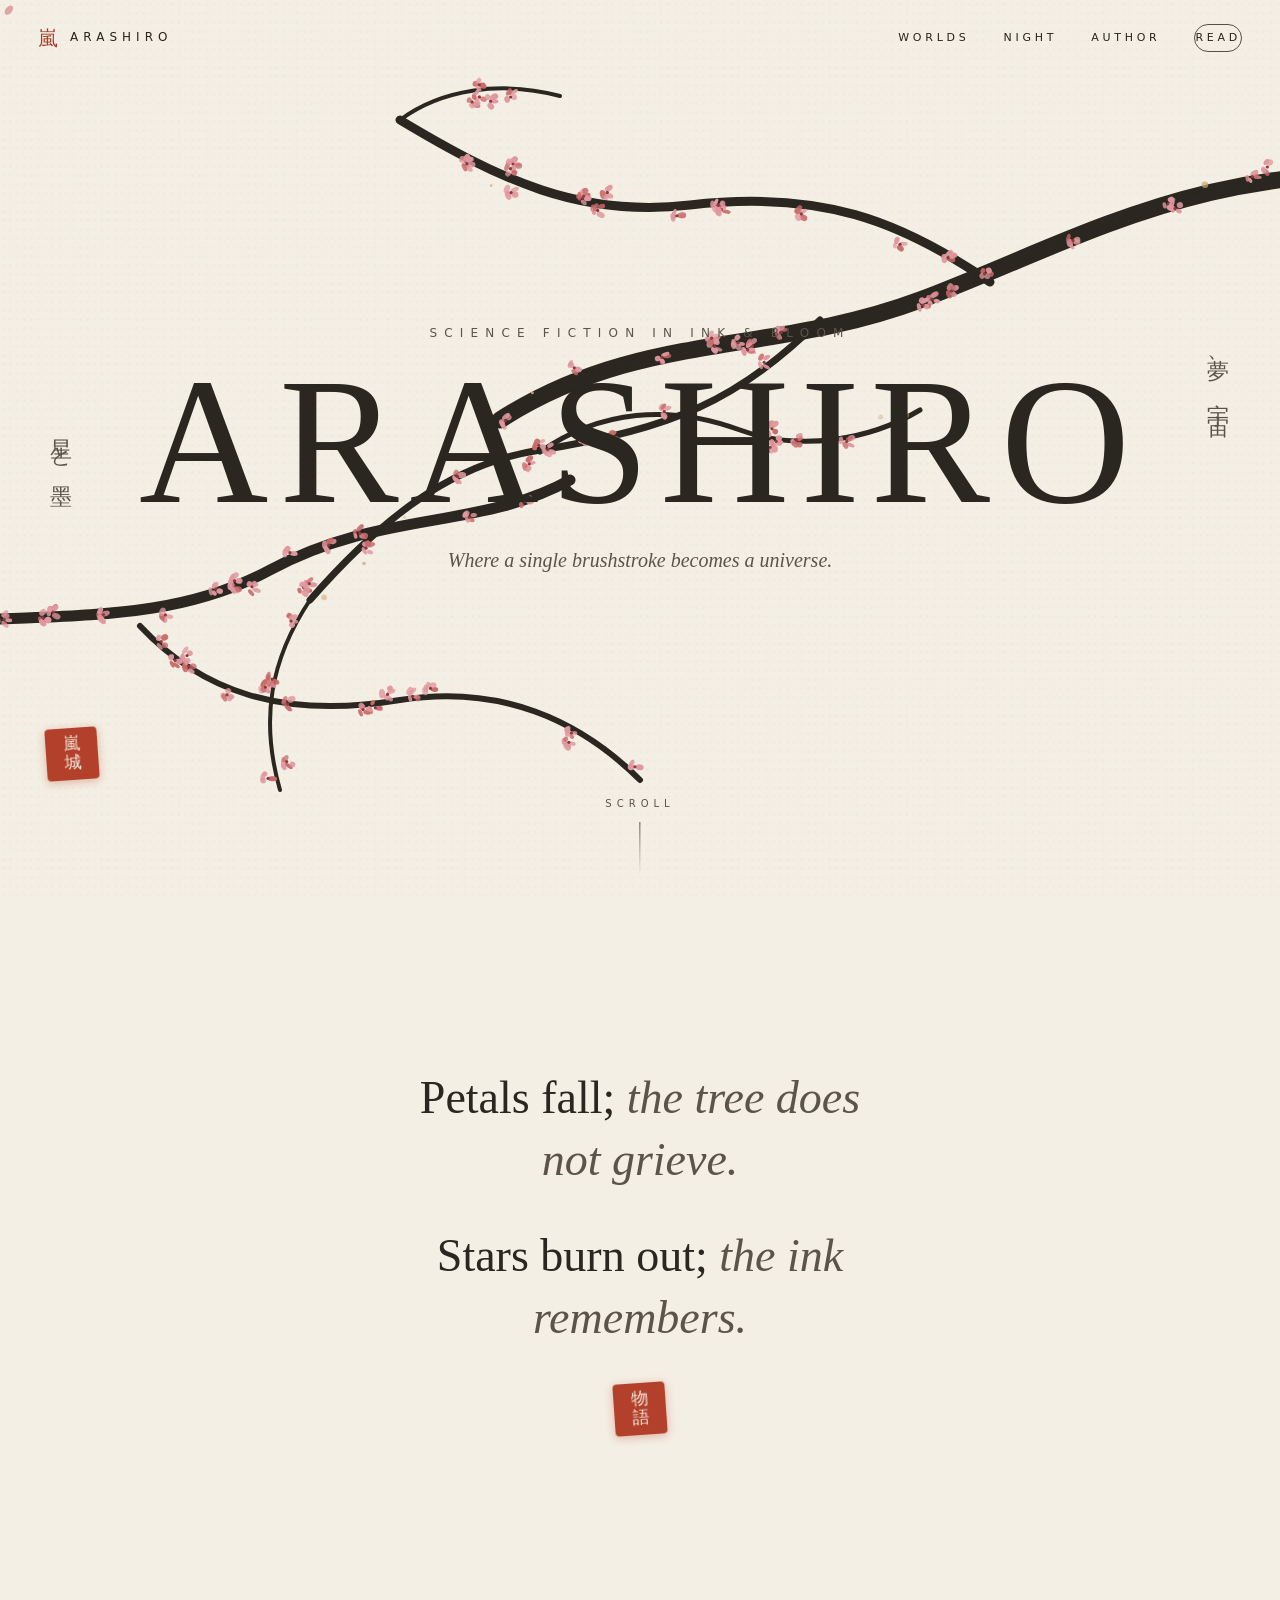
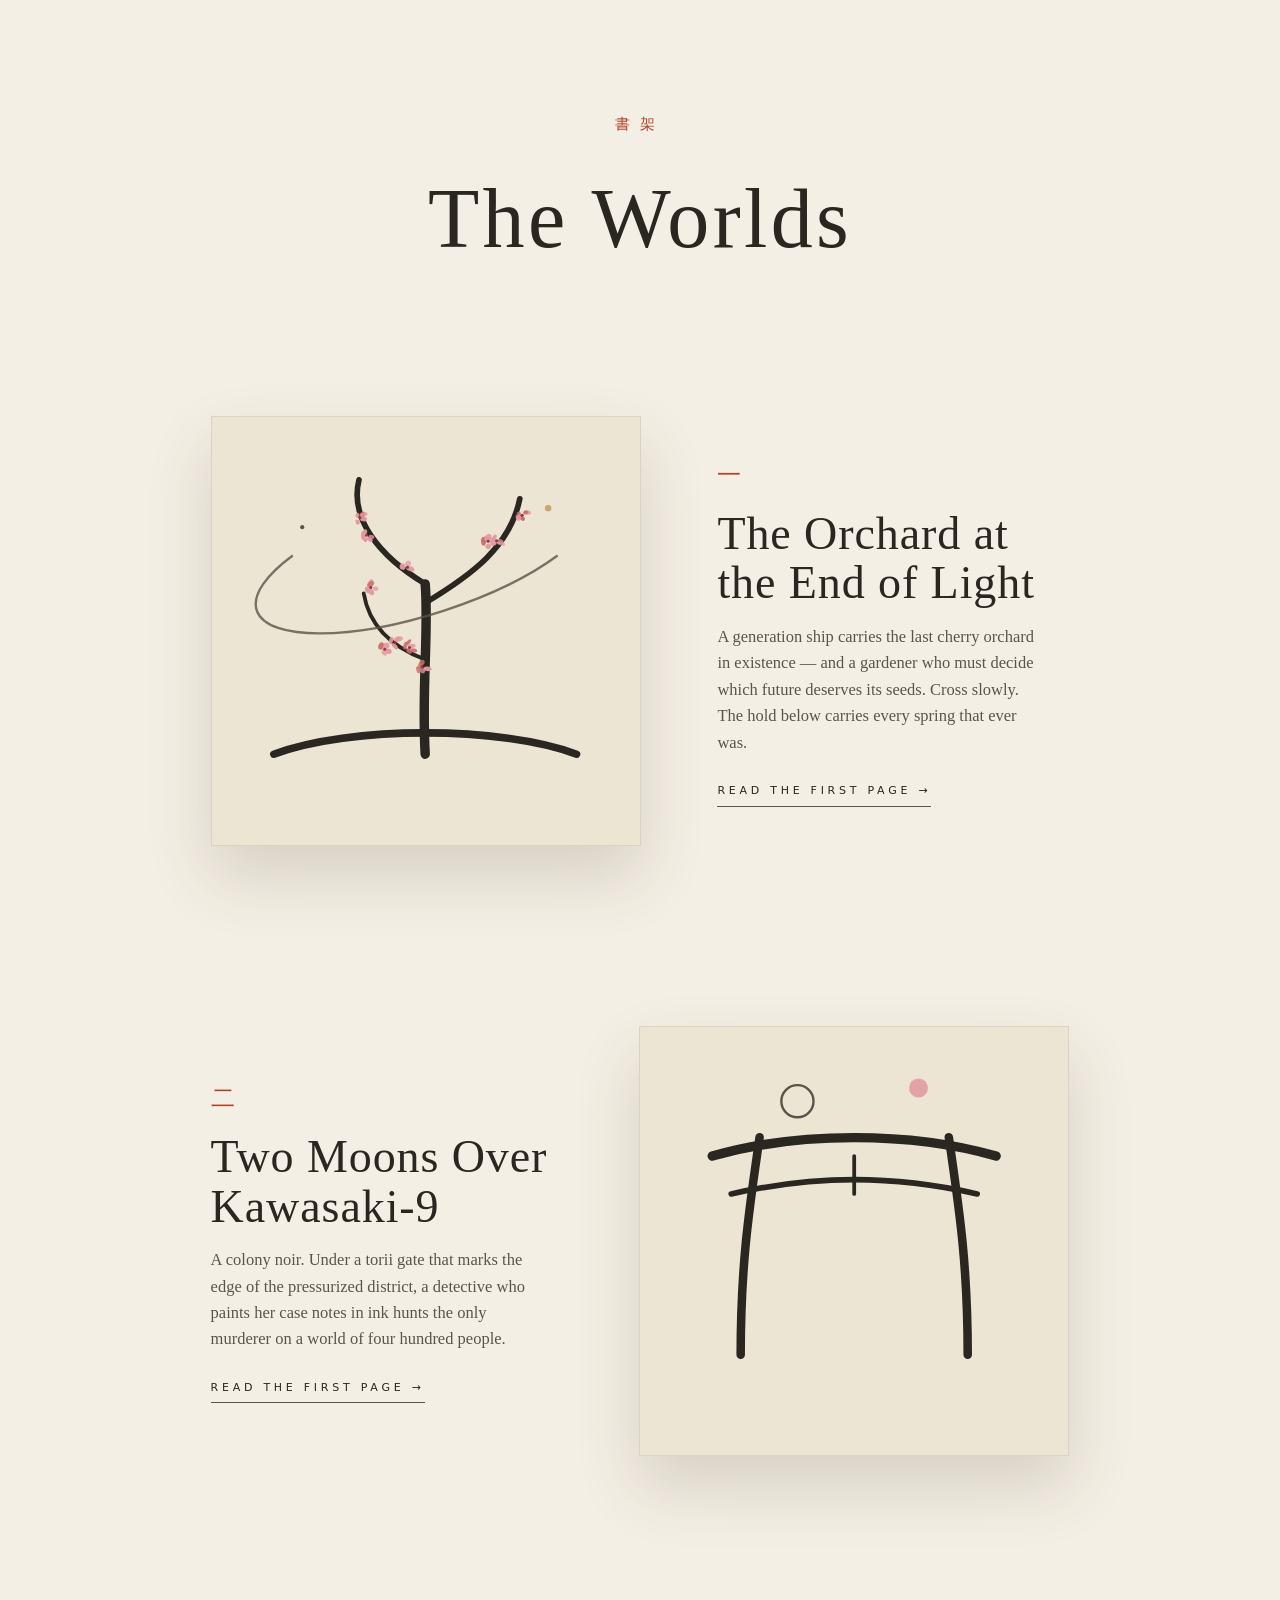
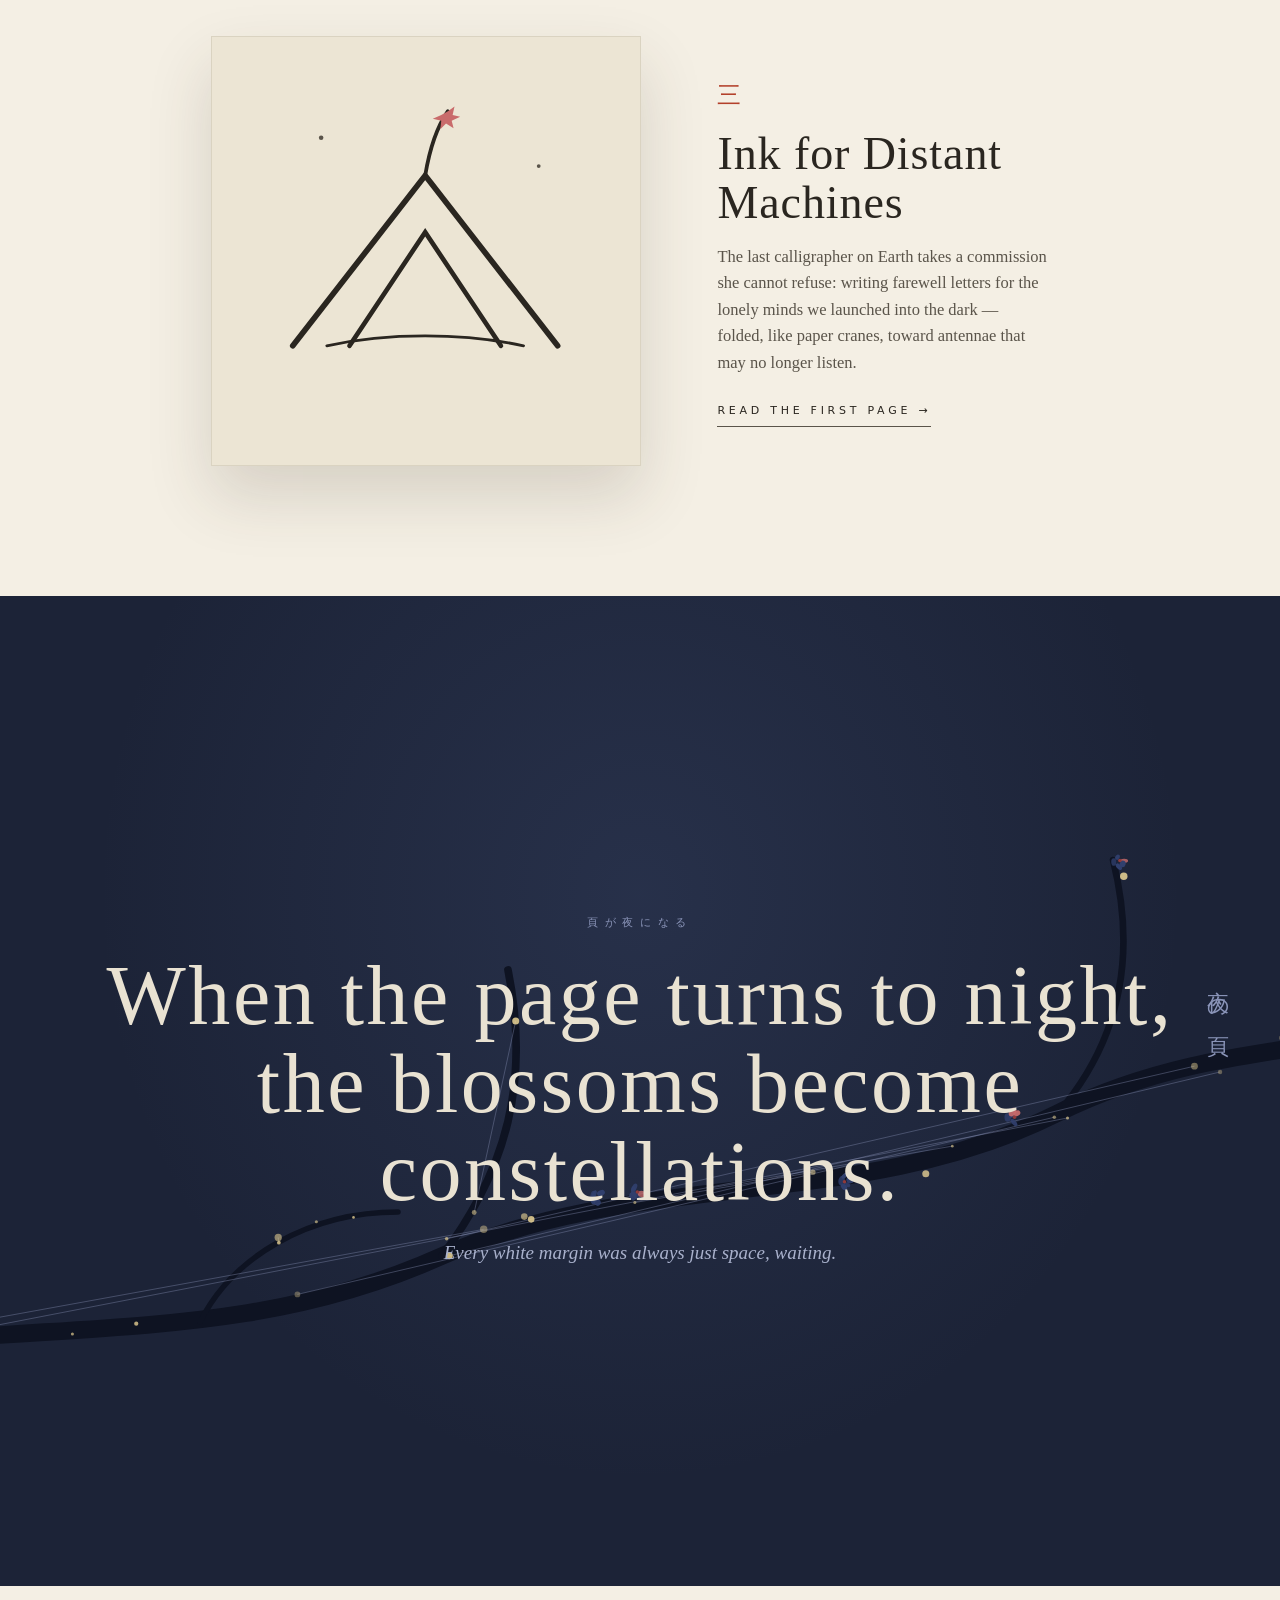
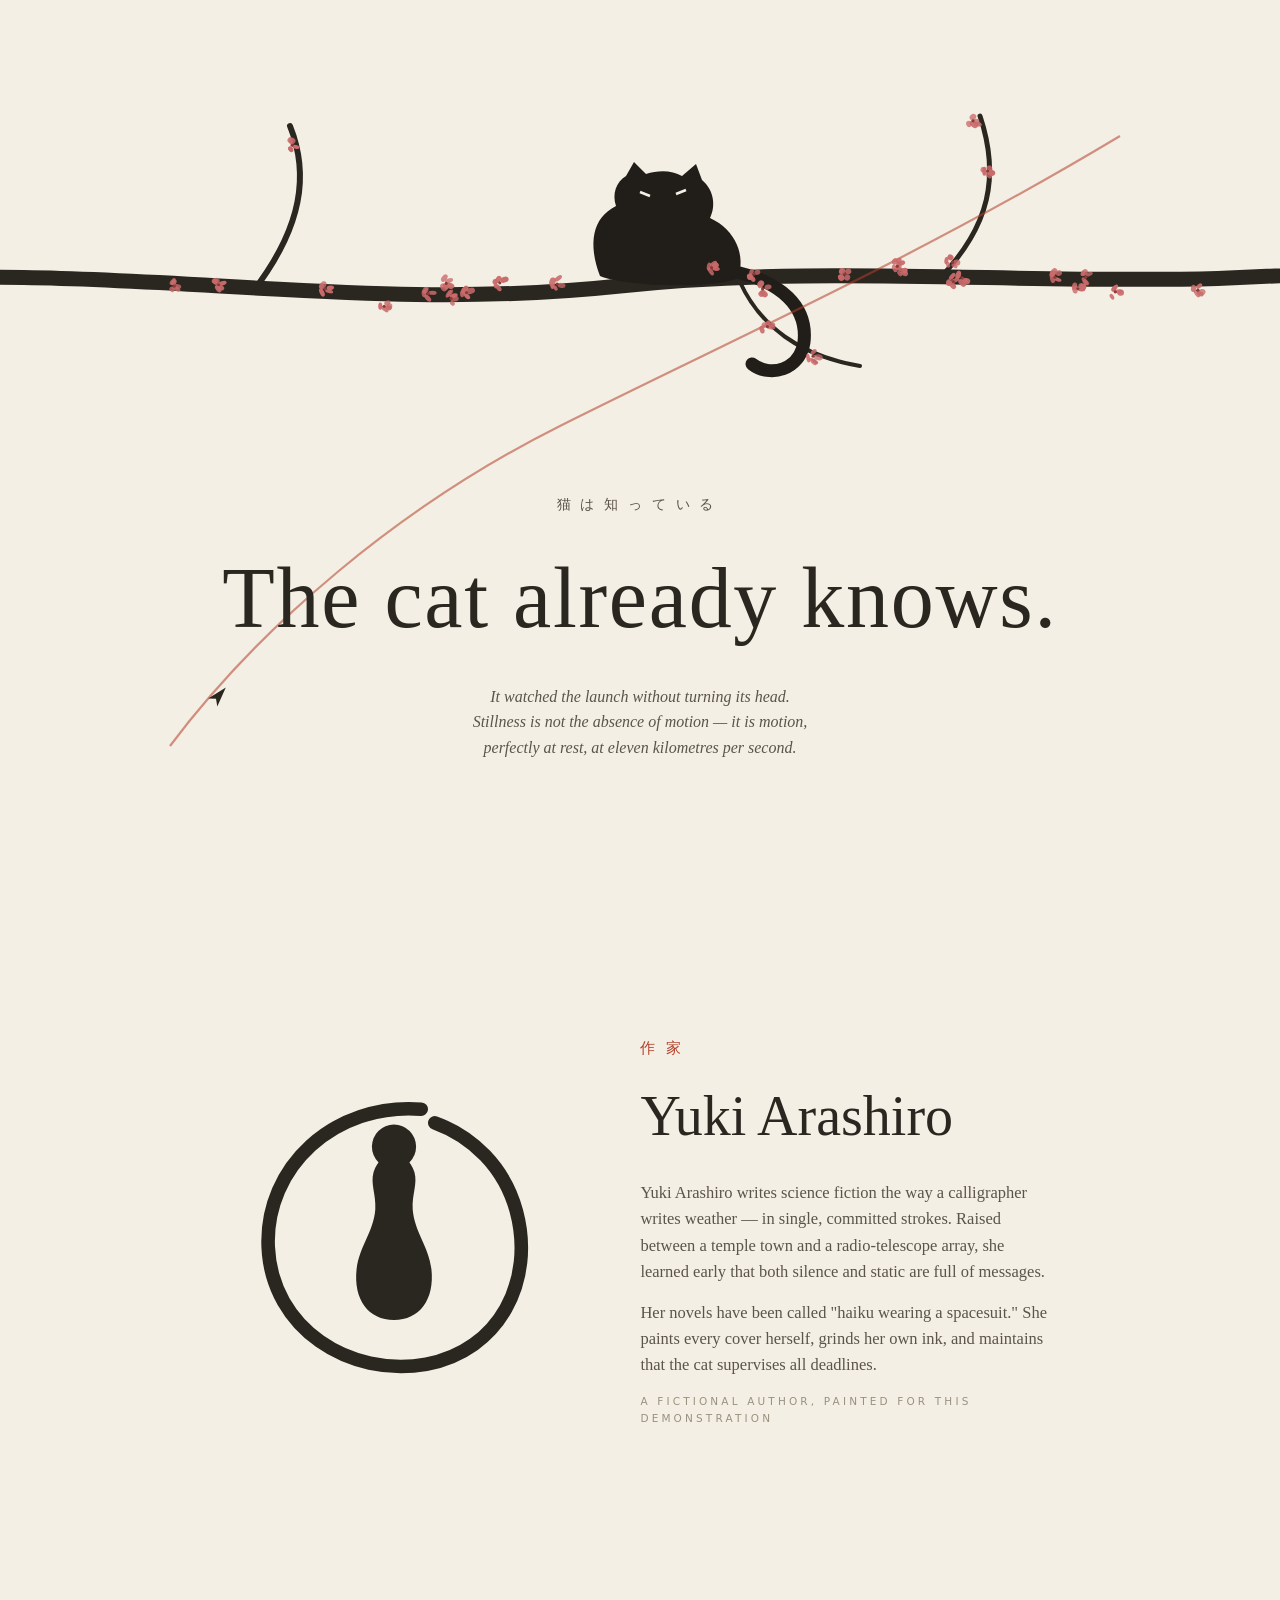
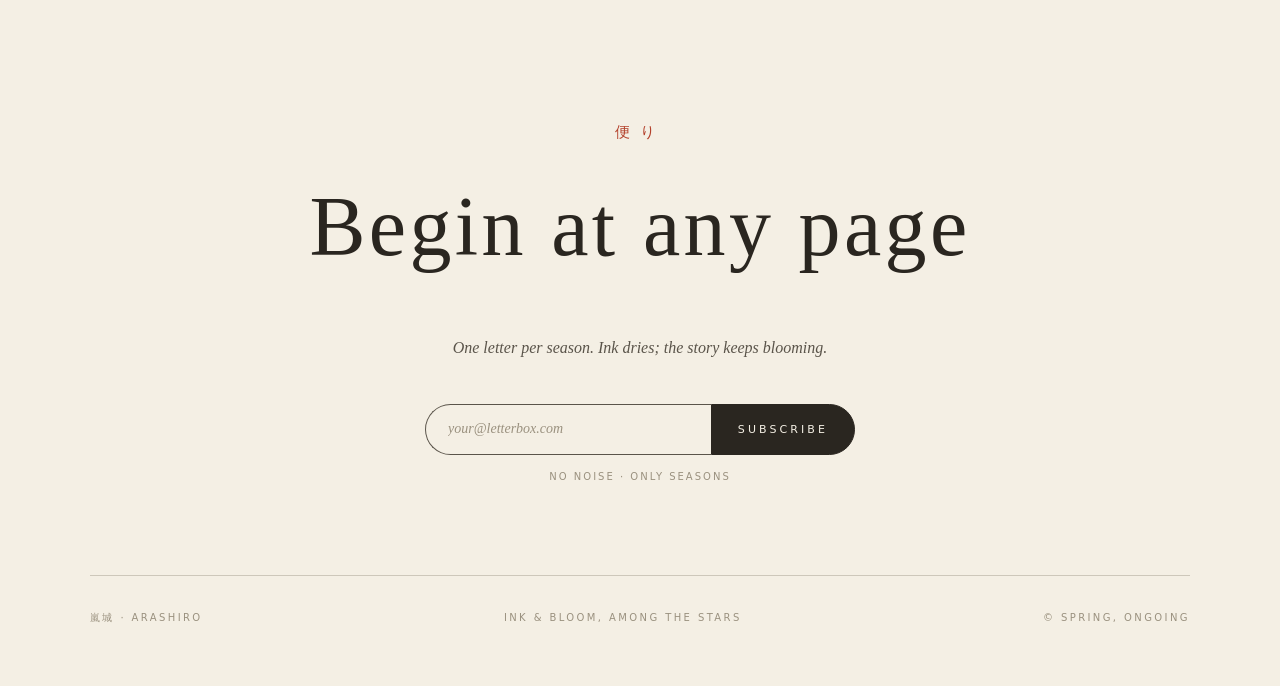
<file: author-site/index.html>
<!doctype html>
<html lang="en">
<head>
<meta charset="utf-8">
<meta name="viewport" content="width=device-width, initial-scale=1">
<meta name="description" content="Arashiro — science fiction in ink & bloom. Novels painted in sumi-e, set among the stars.">
<title>ARASHIRO — Science Fiction in Ink &amp; Bloom</title>
<style>
  :root{
    --paper:#f4efe4;
    --paper-deep:#ece5d4;
    --ink:#2a2620;
    --ink-soft:#5a544a;
    --blossom:#e0989f;
    --blossom-deep:#c96b6b;
    --hanko:#b3402a;
    --night:#1c2337;
    --night-ink:#e9e2d2;
    --star:#f0d998;
    --display:"Didot","Bodoni MT","Bodoni 72","Playfair Display",Georgia,"Times New Roman",serif;
    --body:Georgia,"Iowan Old Style","Palatino Linotype",serif;
    --label:"Optima","Segoe UI","Avenir Next",system-ui,sans-serif;
  }
  *{margin:0;padding:0;box-sizing:border-box}
  html{scroll-behavior:smooth}
  body{
    background:var(--paper);
    color:var(--ink);
    font-family:var(--body);
    overflow-x:hidden;
    line-height:1.6;
  }
  ::selection{background:var(--blossom);color:var(--ink)}
  button,input{font:inherit;color:inherit}
  button{background:none;border:none;cursor:pointer}
  a{color:inherit;text-decoration:none}
  a:focus-visible,button:focus-visible,input:focus-visible{outline:2px solid var(--hanko);outline-offset:3px}

  /* washi grain over everything */
  body::before{
    content:"";position:fixed;inset:0;pointer-events:none;z-index:1;opacity:.5;
    background-image:
      radial-gradient(rgba(90,80,60,.05) 1px, transparent 1.4px),
      radial-gradient(rgba(200,180,150,.06) 1px, transparent 1.6px);
    background-size:7px 9px, 13px 11px;
    background-position:0 0, 4px 6px;
  }

  /* ---------- nav ---------- */
  nav{
    position:fixed;top:0;left:0;right:0;z-index:40;
    display:flex;align-items:center;justify-content:space-between;
    padding:22px 38px;
    mix-blend-mode:multiply;
  }
  .mark{display:flex;align-items:center;gap:12px;font-family:var(--label);
    font-size:12px;letter-spacing:.42em;text-transform:uppercase}
  .mark .kanji{font-size:20px;color:var(--hanko);letter-spacing:0}
  .navlinks{display:flex;align-items:center;gap:34px;font-family:var(--label);
    font-size:11px;letter-spacing:.34em;text-transform:uppercase}
  .navlinks a{position:relative;padding:4px 0}
  .navlinks a::after{content:"";position:absolute;left:0;bottom:0;height:1px;width:0;
    background:var(--hanko);transition:width .35s ease}
  .navlinks a:hover::after{width:100%}
  .visit{border:1px solid var(--ink-soft);border-radius:999px;padding:9px 24px;transition:all .3s}
  .visit:hover{border-color:var(--hanko);color:var(--hanko)}
  @media (max-width:700px){.navlinks a:not(.visit){display:none}}

  /* ---------- petals canvas ---------- */
  #petals{position:fixed;inset:0;pointer-events:none;z-index:30}

  /* ---------- sections base ---------- */
  section{position:relative}
  .rise{opacity:0;transform:translateY(26px);transition:opacity 1.1s ease,transform 1.1s ease}
  .rise.in{opacity:1;transform:none}
  .ink-svg path.ink{stroke-dashoffset:var(--len,2000);stroke-dasharray:var(--len,2000)}
  .ink-svg.in path.ink{transition:stroke-dashoffset 2.6s cubic-bezier(.4,0,.3,1)}
  .ink-svg.in path.ink{stroke-dashoffset:0}
  .ink-svg .bloom{opacity:0;transition:opacity 1.6s ease 1.2s}
  .ink-svg.in .bloom{opacity:1}

  /* ---------- hero ---------- */
  #hero{min-height:100vh;display:flex;align-items:center;justify-content:center;overflow:hidden}
  #hero .branch-wrap{position:absolute;inset:0}
  #hero svg{position:absolute;inset:0;width:100%;height:100%}
  .hero-core{position:relative;text-align:center;z-index:5;padding:0 20px}
  .hero-eyebrow{font-family:var(--label);font-size:12px;letter-spacing:.6em;text-transform:uppercase;
    color:var(--ink-soft);margin-bottom:18px}
  h1{
    font-family:var(--display);font-weight:400;
    font-size:clamp(64px,14vw,190px);
    letter-spacing:.06em;line-height:.9;
    color:var(--ink);
  }
  .hero-sub{font-style:italic;font-size:clamp(15px,2vw,20px);color:var(--ink-soft);margin-top:22px}
  .vertical{
    position:absolute;z-index:6;
    writing-mode:vertical-rl;text-orientation:upright;
    font-size:22px;letter-spacing:.5em;color:var(--ink-soft);
    user-select:none;
  }
  .v-left{left:44px;top:50%;transform:translateY(-50%)}
  .v-right{right:44px;top:38%;}
  .seal{
    display:inline-grid;place-items:center;
    width:52px;height:52px;background:var(--hanko);color:var(--paper);
    font-size:17px;line-height:1.1;text-align:center;border-radius:4px;
    box-shadow:0 2px 10px rgba(179,64,42,.35);
    transform:rotate(-4deg);
  }
  .hero-seal{position:absolute;left:46px;bottom:120px;z-index:6}
  .scroll-hint{
    position:absolute;bottom:26px;left:50%;transform:translateX(-50%);z-index:6;
    font-family:var(--label);font-size:10px;letter-spacing:.5em;text-transform:uppercase;
    color:var(--ink-soft);text-align:center;
  }
  .scroll-hint::after{content:"";display:block;width:1px;height:52px;margin:10px auto 0;
    background:linear-gradient(var(--ink-soft),transparent);animation:drip 2.2s ease-in-out infinite}
  @keyframes drip{0%{transform:scaleY(.2);transform-origin:top}55%{transform:scaleY(1)}100%{transform:scaleY(1);opacity:0}}

  /* ---------- poem interludes ---------- */
  .poem{min-height:78vh;display:flex;flex-direction:column;align-items:center;justify-content:center;
    text-align:center;padding:120px 24px;gap:34px}
  .poem p{font-size:clamp(26px,4.6vw,46px);font-family:var(--body);line-height:1.35;max-width:22ch}
  .poem p em{font-style:italic;color:var(--ink-soft)}
  .stamp{
    opacity:0;transform:scale(2.4) rotate(14deg);
  }
  .stamp.in{animation:stampdown .5s cubic-bezier(.3,1.3,.5,1) forwards}
  @keyframes stampdown{to{opacity:1;transform:scale(1) rotate(-4deg)}}

  /* ---------- books ---------- */
  #books{padding:110px 0 40px}
  .sec-head{text-align:center;margin-bottom:40px}
  .sec-kanji{font-size:15px;letter-spacing:.7em;color:var(--hanko);margin-bottom:16px}
  .sec-title{font-family:var(--display);font-weight:400;font-size:clamp(44px,7vw,84px);letter-spacing:.04em}
  .book{
    display:flex;align-items:center;justify-content:center;gap:clamp(30px,6vw,100px);
    padding:90px 6vw;flex-wrap:wrap;
  }
  .book:nth-child(even of .book){flex-direction:row-reverse}
  .book-art{
    width:min(430px,86vw);aspect-ratio:1;position:relative;flex:0 0 auto;
    background:var(--paper-deep);
    box-shadow:0 30px 60px rgba(60,50,35,.16), inset 0 0 0 1px rgba(90,80,60,.12);
  }
  .book-art svg{position:absolute;inset:6%;width:88%;height:88%}
  .book-info{max-width:44ch;flex:1 1 300px}
  .book-no{font-size:24px;color:var(--hanko);margin-bottom:14px}
  .book-title{font-family:var(--display);font-weight:400;font-size:clamp(30px,4.4vw,46px);
    line-height:1.08;letter-spacing:.02em;text-wrap:balance;margin-bottom:16px}
  .book-line{color:var(--ink-soft);font-size:16.5px;max-width:40ch}
  .read-first{
    display:inline-block;margin-top:26px;font-family:var(--label);font-size:11px;
    letter-spacing:.34em;text-transform:uppercase;border-bottom:1px solid var(--ink-soft);
    padding-bottom:6px;transition:color .3s,border-color .3s;
  }
  .read-first:hover{color:var(--hanko);border-color:var(--hanko)}
  .excerpt{
    max-height:0;overflow:hidden;transition:max-height .9s ease, opacity .9s ease;opacity:0;
  }
  .excerpt.open{max-height:460px;opacity:1}
  .excerpt-inner{
    margin-top:26px;padding:26px 26px 22px;background:var(--paper-deep);
    border-left:2px solid var(--hanko);
    font-style:italic;font-size:15.5px;line-height:1.85;color:var(--ink);
    box-shadow:inset 0 0 0 1px rgba(90,80,60,.1);
  }
  .excerpt-inner .from{display:block;margin-top:14px;font-style:normal;font-family:var(--label);
    font-size:10px;letter-spacing:.3em;text-transform:uppercase;color:var(--ink-soft)}

  /* ---------- night turn ---------- */
  #night{
    background:var(--night);color:var(--night-ink);
    min-height:110vh;display:flex;align-items:center;justify-content:center;
    overflow:hidden;text-align:center;
  }
  #night::before{content:"";position:absolute;inset:0;
    background:radial-gradient(ellipse at 50% 30%, rgba(90,110,160,.18), transparent 60%)}
  #night svg{position:absolute;inset:0;width:100%;height:100%}
  .night-core{position:relative;z-index:5;padding:120px 24px}
  .night-eyebrow{font-family:var(--label);font-size:11px;letter-spacing:.6em;text-transform:uppercase;
    color:#8a94b8;margin-bottom:20px}
  .night-title{font-family:var(--display);font-weight:400;font-size:clamp(40px,7vw,84px);
    letter-spacing:.03em;line-height:1.05;text-wrap:balance}
  .night-sub{font-style:italic;color:#a9b1cc;margin-top:22px;font-size:clamp(15px,2vw,19px)}
  #night .vertical{color:#8a94b8}

  /* ---------- the cat ---------- */
  #cat{min-height:100vh;display:flex;align-items:flex-end;justify-content:center;overflow:hidden;
    padding-bottom:14vh}
  #cat svg{position:absolute;inset:0;width:100%;height:100%}
  .cat-core{position:relative;z-index:5;text-align:center;padding:0 22px}
  .cat-jp{font-size:14px;letter-spacing:.7em;color:var(--ink-soft);margin-bottom:14px}
  .cat-title{font-family:var(--display);font-weight:400;font-size:clamp(42px,7.4vw,86px);letter-spacing:.02em}
  .cat-sub{font-style:italic;color:var(--ink-soft);margin-top:16px;max-width:44ch;margin-left:auto;margin-right:auto}

  /* ---------- author ---------- */
  #author{padding:150px 6vw;display:flex;align-items:center;justify-content:center;
    gap:clamp(34px,6vw,90px);flex-wrap:wrap}
  .enso{width:min(340px,80vw);aspect-ratio:1;flex:0 0 auto;position:relative}
  .enso svg{width:100%;height:100%}
  .author-info{max-width:52ch;flex:1 1 300px}
  .author-info .sec-kanji{text-align:left;margin-bottom:12px}
  .author-name{font-family:var(--display);font-weight:400;font-size:clamp(34px,5vw,56px);margin-bottom:18px}
  .author-info p{color:var(--ink-soft);font-size:16.5px;margin-bottom:14px}

  /* ---------- visit / footer ---------- */
  #visit{padding:130px 24px 60px;text-align:center}
  #visit .sec-title{margin-bottom:16px}
  #visit .lead{font-style:italic;color:var(--ink-soft);margin-bottom:44px}
  .news{display:flex;justify-content:center;gap:0;max-width:430px;margin:0 auto}
  .news input{
    flex:1;background:transparent;border:1px solid var(--ink-soft);border-right:none;
    border-radius:999px 0 0 999px;padding:13px 22px;font-size:14px;color:var(--ink);
  }
  .news input::placeholder{color:#9a917f;font-style:italic}
  .news button{
    border:1px solid var(--ink);background:var(--ink);color:var(--paper);
    border-radius:0 999px 999px 0;padding:13px 26px;
    font-family:var(--label);font-size:11px;letter-spacing:.28em;text-transform:uppercase;
    transition:background .3s,border-color .3s;
  }
  .news button:hover{background:var(--hanko);border-color:var(--hanko)}
  .news-note{margin-top:14px;font-family:var(--label);font-size:10px;letter-spacing:.2em;
    text-transform:uppercase;color:#9a917f}
  footer{
    margin-top:90px;padding-top:34px;border-top:1px solid rgba(90,80,60,.25);
    display:flex;justify-content:space-between;align-items:center;gap:18px;flex-wrap:wrap;
    max-width:1100px;margin-left:auto;margin-right:auto;
    font-family:var(--label);font-size:10px;letter-spacing:.24em;text-transform:uppercase;color:#9a917f;
  }
  @media (prefers-reduced-motion:reduce){
    *{transition-duration:.01s!important;animation-duration:.01s!important;scroll-behavior:auto}
    .rise{opacity:1;transform:none}
    .ink-svg path.ink{stroke-dashoffset:0!important}
    .ink-svg .bloom{opacity:1}
    .stamp{opacity:1;transform:scale(1) rotate(-4deg)}
  }
</style>
</head>
<body>

<canvas id="petals" aria-hidden="true"></canvas>

<nav>
  <a class="mark" href="#hero"><span class="kanji">嵐</span><span>ARASHIRO</span></a>
  <div class="navlinks">
    <a href="#books">Worlds</a>
    <a href="#night">Night</a>
    <a href="#author">Author</a>
    <a class="visit" href="#visit">Read</a>
  </div>
</nav>

<!-- ============ HERO ============ -->
<section id="hero">
  <div class="branch-wrap">
    <svg id="hero-svg" class="ink-svg" viewBox="0 0 1600 900" preserveAspectRatio="xMidYMid slice" aria-hidden="true">
      <g fill="none" stroke="#2a2620" stroke-linecap="round">
        <path class="ink" stroke-width="17" d="M1620,180 C1380,150 1240,240 1080,300 C930,356 800,330 660,420"/>
        <path class="ink" stroke-width="9"  d="M1150,282 C1060,220 980,190 850,205 C740,218 660,180 560,120"/>
        <path class="ink" stroke-width="7"  d="M980,320 C900,400 830,430 700,450 C610,464 540,520 470,600"/>
        <path class="ink" stroke-width="11" d="M-20,640 C160,600 300,640 430,570 C540,510 640,530 730,480"/>
        <path class="ink" stroke-width="6"  d="M300,626 C360,690 440,720 560,700 C660,684 740,720 800,780"/>
        <path class="ink" stroke-width="5"  d="M700,452 C760,410 830,404 900,430 C960,452 1030,440 1080,410"/>
        <path class="ink" stroke-width="4"  d="M560,120 C600,90 660,80 720,96"/>
        <path class="ink" stroke-width="4"  d="M470,600 C430,660 420,720 440,790"/>
      </g>
      <g class="bloom" id="hero-bloom"></g>
    </svg>
  </div>
  <span class="vertical v-left" aria-hidden="true">星と墨</span>
  <span class="vertical v-right" aria-hidden="true">夢、宇宙</span>
  <span class="seal hero-seal" aria-hidden="true">嵐<br>城</span>
  <div class="hero-core">
    <p class="hero-eyebrow">Science Fiction in Ink &amp; Bloom</p>
    <h1>ARASHIRO</h1>
    <p class="hero-sub">Where a single brushstroke becomes a universe.</p>
  </div>
  <div class="scroll-hint">Scroll</div>
</section>

<!-- ============ POEM I ============ -->
<section class="poem">
  <p class="rise">Petals fall; <em>the tree does not grieve.</em></p>
  <p class="rise">Stars burn out; <em>the ink remembers.</em></p>
  <span class="seal stamp" aria-hidden="true">物<br>語</span>
</section>

<!-- ============ BOOKS ============ -->
<section id="books">
  <div class="sec-head rise">
    <div class="sec-kanji">書架</div>
    <h2 class="sec-title">The Worlds</h2>
  </div>

  <article class="book">
    <div class="book-art rise">
      <svg id="book1-svg" class="ink-svg" viewBox="0 0 400 400" aria-hidden="true">
        <g fill="none" stroke="#2a2620" stroke-linecap="round">
          <path class="ink" stroke-width="8" d="M40,330 C120,300 280,300 360,330"/>
          <path class="ink" stroke-width="10" d="M200,330 C196,260 204,200 200,150"/>
          <path class="ink" stroke-width="6" d="M200,150 C150,120 120,80 130,40"/>
          <path class="ink" stroke-width="6" d="M200,170 C250,140 290,110 300,60"/>
          <path class="ink" stroke-width="4" d="M200,230 C160,215 140,190 135,160"/>
        </g>
        <g fill="none" stroke="#5a544a">
          <path class="ink" stroke-width="2.5" d="M60,120 A140,46 -18 1 0 340,120" opacity=".8"/>
        </g>
        <g class="bloom" id="book1-bloom"></g>
        <g class="bloom">
          <circle cx="330" cy="70" r="3.4" fill="#c9a86b"/>
          <circle cx="70" cy="90" r="2.2" fill="#5a544a"/>
        </g>
      </svg>
    </div>
    <div class="book-info rise">
      <div class="book-no">一</div>
      <h3 class="book-title">The Orchard at the End of Light</h3>
      <p class="book-line">A generation ship carries the last cherry orchard in existence — and a gardener who must decide which future deserves its seeds. Cross slowly. The hold below carries every spring that ever was.</p>
      <button class="read-first" aria-expanded="false">Read the first page →</button>
      <div class="excerpt">
        <div class="excerpt-inner">
          The orchard woke before the crew did, as it always had. Hana walked the rows in ship's-dawn, counting buds the way her grandmother had counted stations of the journey: aloud, and twice. Outside the hull there was nothing for nine light-years in any direction. Inside, spring was three days early, and that was a problem worth waking the captain for.
          <span class="from">— from chapter one · 果樹園</span>
        </div>
      </div>
    </div>
  </article>

  <article class="book">
    <div class="book-art rise">
      <svg class="ink-svg" viewBox="0 0 400 400" aria-hidden="true">
        <g fill="none" stroke="#2a2620" stroke-linecap="round">
          <path class="ink" stroke-width="9" d="M80,320 C80,220 90,160 100,90"/>
          <path class="ink" stroke-width="9" d="M320,320 C320,220 310,160 300,90"/>
          <path class="ink" stroke-width="10" d="M50,110 C140,84 260,84 350,110"/>
          <path class="ink" stroke-width="6" d="M70,150 C160,130 240,130 330,150"/>
          <path class="ink" stroke-width="4" d="M200,110 C200,124 200,138 200,150"/>
        </g>
        <g class="bloom">
          <circle cx="140" cy="52" r="17" fill="none" stroke="#5a544a" stroke-width="2.5"/>
          <circle cx="268" cy="38" r="10" fill="#e0989f" opacity=".85"/>
        </g>
      </svg>
    </div>
    <div class="book-info rise">
      <div class="book-no">二</div>
      <h3 class="book-title">Two Moons Over Kawasaki-9</h3>
      <p class="book-line">A colony noir. Under a torii gate that marks the edge of the pressurized district, a detective who paints her case notes in ink hunts the only murderer on a world of four hundred people.</p>
      <button class="read-first" aria-expanded="false">Read the first page →</button>
      <div class="excerpt">
        <div class="excerpt-inner">
          Both moons were up when they found the body at the gate, which meant every shadow on Kawasaki-9 was doubled — one crisp, one soft, like a brushstroke and its regret. Inspector Mori crouched, mixed her ink stick against the cold, and began to paint what she saw. The colony had four hundred souls. By morning she would know which one of them owned this particular shadow.
          <span class="from">— from chapter one · 二つの月</span>
        </div>
      </div>
    </div>
  </article>

  <article class="book">
    <div class="book-art rise">
      <svg class="ink-svg" viewBox="0 0 400 400" aria-hidden="true">
        <g fill="none" stroke="#2a2620" stroke-linecap="round">
          <path class="ink" stroke-width="6" d="M60,300 L200,120 L340,300"/>
          <path class="ink" stroke-width="5" d="M120,300 L200,180 L280,300"/>
          <path class="ink" stroke-width="4" d="M200,120 C204,96 210,72 224,52"/>
          <path class="ink" stroke-width="3" d="M96,300 C160,286 240,286 304,300"/>
        </g>
        <g class="bloom">
          <path d="M224,52 l7,-5 l-2,9 l8,2 l-9,4 l2,8 l-8,-5 l-6,6 l1,-9 l-9,-2 l9,-4 z" fill="#c96b6b"/>
          <circle cx="90" cy="80" r="2.4" fill="#5a544a"/>
          <circle cx="320" cy="110" r="2" fill="#5a544a"/>
        </g>
      </svg>
    </div>
    <div class="book-info rise">
      <div class="book-no">三</div>
      <h3 class="book-title">Ink for Distant Machines</h3>
      <p class="book-line">The last calligrapher on Earth takes a commission she cannot refuse: writing farewell letters for the lonely minds we launched into the dark — folded, like paper cranes, toward antennae that may no longer listen.</p>
      <button class="read-first" aria-expanded="false">Read the first page →</button>
      <div class="excerpt">
        <div class="excerpt-inner">
          The first letter was for a probe that had left before Sumi was born, and would outlive every alphabet she knew. "Dear one," she began, because the client — an engineer with careful hands and wet eyes — could not. The brush knew the rest. It usually did. Somewhere past the heliopause, a machine that had never been written to was about to receive four thousand years of postage.
          <span class="from">— from chapter one · 遠い機械へ</span>
        </div>
      </div>
    </div>
  </article>
</section>

<!-- ============ NIGHT TURN ============ -->
<section id="night">
  <svg id="night-svg" class="ink-svg" viewBox="0 0 1600 900" preserveAspectRatio="xMidYMid slice" aria-hidden="true">
    <g fill="none" stroke="#0e1322" stroke-linecap="round">
      <path class="ink" stroke-width="16" d="M-20,700 C240,650 420,690 620,600 C800,520 1000,560 1180,470 C1330,395 1480,420 1620,360"/>
      <path class="ink" stroke-width="7" d="M620,600 C680,520 700,440 680,340"/>
      <path class="ink" stroke-width="6" d="M1180,470 C1240,400 1250,320 1230,240"/>
      <path class="ink" stroke-width="5" d="M400,660 C430,600 500,560 580,560"/>
    </g>
    <g class="bloom" id="night-bloom"></g>
  </svg>
  <span class="vertical v-right" aria-hidden="true">夜の頁</span>
  <div class="night-core">
    <p class="night-eyebrow rise">頁が夜になる</p>
    <h2 class="night-title rise">When the page turns to night,<br>the blossoms become constellations.</h2>
    <p class="night-sub rise">Every white margin was always just space, waiting.</p>
  </div>
</section>

<!-- ============ THE CAT ============ -->
<section id="cat">
  <svg id="cat-svg" class="ink-svg" viewBox="0 0 1600 900" preserveAspectRatio="xMidYMid slice" aria-hidden="true">
    <g fill="none" stroke="#2a2620" stroke-linecap="round">
      <path class="ink" stroke-width="15" d="M-20,300 C260,270 500,330 780,300 C1060,270 1320,320 1620,270"/>
      <path class="ink" stroke-width="6" d="M420,296 C460,240 470,190 450,140"/>
      <path class="ink" stroke-width="5" d="M1100,292 C1150,240 1160,190 1140,130"/>
      <path class="ink" stroke-width="4" d="M900,296 C920,340 960,370 1020,380"/>
    </g>
    <!-- the cat, brushed in one sitting -->
    <g class="bloom">
      <path d="M760,290
        C748,258 752,232 776,220 C772,208 776,196 786,190 L794,176 L806,188
        C818,184 832,184 842,190 L856,178 L862,194 C874,204 876,220 870,232
        C896,244 906,270 898,292 C880,302 790,302 760,290 Z" fill="#211d18"/>
      <path d="M896,286 C940,296 968,320 964,356 C960,384 930,392 912,378" fill="none" stroke="#211d18" stroke-width="13" stroke-linecap="round"/>
      <path d="M800,206 l10,4 M846,204 l-10,4" stroke="#f4efe4" stroke-width="2.6" fill="none"/>
    </g>
    <!-- the launch it is watching -->
    <g id="rocket-g">
      <path class="ink" id="contrail" fill="none" stroke="#b3402a" stroke-width="2.2" opacity=".55" stroke-dasharray="7 9"
        d="M330,760 C420,640 560,520 720,440 C900,350 1080,270 1280,150"/>
      <g id="rocket" opacity="0">
        <path d="M0,0 L20,6 L0,12 L5,6 Z" fill="#2a2620"/>
      </g>
    </g>
    <g class="bloom" id="cat-bloom"></g>
  </svg>
  <div class="cat-core">
    <p class="cat-jp rise">猫は知っている</p>
    <h2 class="cat-title rise">The cat already knows.</h2>
    <p class="cat-sub rise">It watched the launch without turning its head. Stillness is not the absence of motion — it is motion, perfectly at rest, at eleven kilometres per second.</p>
  </div>
</section>

<!-- ============ AUTHOR ============ -->
<section id="author">
  <div class="enso rise">
    <svg viewBox="0 0 400 400" class="ink-svg" aria-hidden="true">
      <path class="ink" fill="none" stroke="#2a2620" stroke-width="16" stroke-linecap="round"
        d="M232,52 C130,44 48,120 52,214 C56,310 148,368 238,352 C324,336 366,254 344,172 C330,120 292,84 248,68"/>
      <g class="bloom">
        <path d="M200,300 C170,300 152,276 156,240 C159,214 176,196 178,170 C179,152 172,140 176,126 C180,112 192,104 200,104 C208,104 220,112 224,126 C228,140 221,152 222,170 C224,196 241,214 244,240 C248,276 230,300 200,300 Z" fill="#2a2620"/>
        <circle cx="200" cy="96" r="26" fill="#2a2620"/>
      </g>
    </svg>
  </div>
  <div class="author-info">
    <div class="sec-kanji">作家</div>
    <h2 class="author-name">Yuki Arashiro</h2>
    <p class="rise">Yuki Arashiro writes science fiction the way a calligrapher writes weather — in single, committed strokes. Raised between a temple town and a radio-telescope array, she learned early that both silence and static are full of messages.</p>
    <p class="rise">Her novels have been called "haiku wearing a spacesuit." She paints every cover herself, grinds her own ink, and maintains that the cat supervises all deadlines.</p>
    <p class="rise" style="font-family:var(--label);font-size:10.5px;letter-spacing:.3em;text-transform:uppercase;color:#9a917f">A fictional author, painted for this demonstration</p>
  </div>
</section>

<!-- ============ VISIT ============ -->
<section id="visit">
  <div class="sec-head rise">
    <div class="sec-kanji">便り</div>
    <h2 class="sec-title">Begin at any page</h2>
  </div>
  <p class="lead rise">One letter per season. Ink dries; the story keeps blooming.</p>
  <form class="news rise" onsubmit="return false">
    <input type="email" placeholder="your@letterbox.com" aria-label="Email address">
    <button type="submit" id="subscribe">Subscribe</button>
  </form>
  <p class="news-note rise" id="news-note">no noise · only seasons</p>
  <footer>
    <span>嵐城 · ARASHIRO</span>
    <span>Ink &amp; bloom, among the stars</span>
    <span>© Spring, ongoing</span>
  </footer>
</section>

<script>
(function(){
"use strict";
var reduced=window.matchMedia("(prefers-reduced-motion: reduce)").matches;

/* ---------- ink draw-on-scroll ---------- */
document.querySelectorAll(".ink-svg path.ink").forEach(function(p){
  var len=Math.ceil(p.getTotalLength())+2;
  p.style.setProperty("--len",len);
});
var io=new IntersectionObserver(function(entries){
  entries.forEach(function(e){
    if(e.isIntersecting){e.target.classList.add("in");io.unobserve(e.target)}
  });
},{threshold:0.22});
document.querySelectorAll(".rise, .ink-svg, .stamp").forEach(function(el){io.observe(el)});

/* ---------- blossoms grown along the hero branches ---------- */
function grow(svgId,groupId,opts){
  var svg=document.getElementById(svgId);if(!svg)return;
  var group=document.getElementById(groupId);if(!group)return;
  var paths=svg.querySelectorAll("path.ink");
  var rnd=(function(a){return function(){a|=0;a=a+0x6D2B79F5|0;var t=Math.imul(a^a>>>15,1|a);t=t+Math.imul(t^t>>>7,61|t)^t;return((t^t>>>14)>>>0)/4294967296}})(opts.seed);
  paths.forEach(function(p,pi){
    if(opts.skip&&opts.skip.indexOf(pi)>=0)return;
    var L=p.getTotalLength();
    var n=Math.floor(L/opts.gap);
    for(var i=0;i<n;i++){
      if(rnd()>opts.density)continue;
      var pt=p.getPointAtLength(rnd()*L);
      var jx=pt.x+(rnd()-.5)*26, jy=pt.y+(rnd()-.5)*26;
      if(opts.stars&&rnd()<opts.stars){
        var s=document.createElementNS("http://www.w3.org/2000/svg","circle");
        s.setAttribute("cx",jx);s.setAttribute("cy",jy);
        s.setAttribute("r",(1.2+rnd()*2.2).toFixed(1));
        s.setAttribute("fill",opts.starColor||"#f0d998");
        if(!reduced){
          var an=document.createElementNS("http://www.w3.org/2000/svg","animate");
          an.setAttribute("attributeName","opacity");
          an.setAttribute("values","0.9;0.25;0.9");
          an.setAttribute("dur",(2+rnd()*3).toFixed(1)+"s");
          an.setAttribute("repeatCount","indefinite");
          s.appendChild(an);
        }
        group.appendChild(s);
      }else{
        for(var k=0;k<5;k++){
          var petal=document.createElementNS("http://www.w3.org/2000/svg","ellipse");
          var a=k*(Math.PI*2/5)+rnd();
          var r=3.2+rnd()*2.6;
          petal.setAttribute("cx",jx+Math.cos(a)*r);
          petal.setAttribute("cy",jy+Math.sin(a)*r);
          petal.setAttribute("rx",(2.6+rnd()*2).toFixed(1));
          petal.setAttribute("ry",(1.8+rnd()*1.4).toFixed(1));
          petal.setAttribute("transform","rotate("+(a*57.3).toFixed(0)+" "+jx.toFixed(0)+" "+jy.toFixed(0)+")");
          petal.setAttribute("fill",rnd()<.75?opts.pink:"#c96b6b");
          petal.setAttribute("opacity",(0.75+rnd()*0.25).toFixed(2));
          group.appendChild(petal);
        }
        var heart=document.createElementNS("http://www.w3.org/2000/svg","circle");
        heart.setAttribute("cx",jx);heart.setAttribute("cy",jy);heart.setAttribute("r","1.6");
        heart.setAttribute("fill","#8f3a3a");group.appendChild(heart);
      }
    }
  });
}
grow("hero-svg","hero-bloom",{seed:11,gap:26,density:.62,pink:"#e0989f",stars:.12,starColor:"#c9a86b"});
grow("night-svg","night-bloom",{seed:23,gap:30,density:.5,pink:"#31406e",stars:.75,starColor:"#f0d998"});
grow("cat-svg","cat-bloom",{seed:31,gap:30,density:.5,pink:"#c96b6b",skip:[4]});
grow("book1-svg","book1-bloom",{seed:41,gap:20,density:.6,pink:"#e0989f",skip:[0,1,5]});

/* constellation lines between night stars */
(function(){
  var g=document.getElementById("night-bloom");if(!g)return;
  var stars=[].slice.call(g.querySelectorAll("circle")).filter(function(c){return c.getAttribute("fill")==="#f0d998"});
  for(var i=0;i<stars.length-1;i+=3){
    var a=stars[i],b=stars[i+1];
    var line=document.createElementNS("http://www.w3.org/2000/svg","line");
    line.setAttribute("x1",a.getAttribute("cx"));line.setAttribute("y1",a.getAttribute("cy"));
    line.setAttribute("x2",b.getAttribute("cx"));line.setAttribute("y2",b.getAttribute("cy"));
    line.setAttribute("stroke","#8a94b8");line.setAttribute("stroke-width","0.7");
    line.setAttribute("opacity","0.5");
    g.insertBefore(line,g.firstChild);
  }
})();

/* ---------- rocket rides its contrail when the cat section draws ---------- */
(function(){
  var trail=document.getElementById("contrail"),rocket=document.getElementById("rocket");
  if(!trail||!rocket)return;
  var L=trail.getTotalLength(),t0=null,D=reduced?10:5200;
  var catSvg=document.getElementById("cat-svg");
  var launched=false;
  new IntersectionObserver(function(es){
    es.forEach(function(e){
      if(e.isIntersecting&&!launched){launched=true;requestAnimationFrame(fly)}
    });
  },{threshold:0.35}).observe(catSvg);
  function fly(ts){
    if(t0===null)t0=ts;
    var p=Math.min(1,(ts-t0)/D);
    var e=p<.5?2*p*p:1-Math.pow(-2*p+2,2)/2;
    var pt=trail.getPointAtLength(e*L);
    var ahead=trail.getPointAtLength(Math.min(L,e*L+2));
    var ang=Math.atan2(ahead.y-pt.y,ahead.x-pt.x)*57.3;
    rocket.setAttribute("opacity","1");
    rocket.setAttribute("transform","translate("+pt.x.toFixed(1)+","+pt.y.toFixed(1)+") rotate("+ang.toFixed(1)+")");
    if(p<1)requestAnimationFrame(fly);
  }
})();

/* ---------- excerpts ---------- */
document.querySelectorAll(".read-first").forEach(function(btn){
  btn.addEventListener("click",function(){
    var ex=btn.parentElement.querySelector(".excerpt");
    var open=ex.classList.toggle("open");
    btn.setAttribute("aria-expanded",String(open));
    btn.textContent=open?"Close the book ↓":"Read the first page →";
  });
});

/* ---------- subscribe ---------- */
document.getElementById("subscribe").addEventListener("click",function(){
  document.getElementById("news-note").textContent="sealed with red ink · see you in autumn 印";
});

/* ---------- petals + meteor petals ---------- */
var cv=document.getElementById("petals"),ctx=cv.getContext("2d");
function size(){cv.width=innerWidth;cv.height=innerHeight}
size();window.addEventListener("resize",size);
var petals=[];
function spawn(){
  petals.push({
    x:Math.random()*innerWidth,y:-14,
    vx:.3+Math.random()*.6,vy:.6+Math.random()*.9,
    r:2.2+Math.random()*3.4,ph:Math.random()*6,
    meteor:false
  });
}
var nightEl=document.getElementById("night");
function inNight(){
  var r=nightEl.getBoundingClientRect();
  return r.top<innerHeight*0.5&&r.bottom>innerHeight*0.5;
}
var lastSpawn=0;
function loop(ts){
  requestAnimationFrame(loop);
  if(reduced)return;
  if(ts-lastSpawn>560&&petals.length<26){lastSpawn=ts;spawn();
    if(inNight()&&Math.random()<.3)petals[petals.length-1].meteor=true}
  ctx.clearRect(0,0,cv.width,cv.height);
  var night=inNight();
  for(var i=petals.length-1;i>=0;i--){
    var p=petals[i];
    p.ph+=.02;
    if(p.meteor){p.x+=3.2;p.y+=2.2}
    else{p.x+=p.vx+Math.sin(p.ph)*.5;p.y+=p.vy}
    if(p.y>innerHeight+20||p.x>innerWidth+30){petals.splice(i,1);continue}
    if(p.meteor){
      ctx.strokeStyle="rgba(240,217,152,.7)";
      ctx.lineWidth=1.4;
      ctx.beginPath();ctx.moveTo(p.x,p.y);ctx.lineTo(p.x-16,p.y-11);ctx.stroke();
      ctx.fillStyle="rgba(240,217,152,.95)";
      ctx.beginPath();ctx.arc(p.x,p.y,1.8,0,7);ctx.fill();
    }else{
      ctx.save();ctx.translate(p.x,p.y);ctx.rotate(Math.sin(p.ph)*.9);
      ctx.fillStyle=night?"rgba(224,152,159,.5)":"rgba(201,107,107,.55)";
      ctx.beginPath();ctx.ellipse(0,0,p.r,p.r*.62,0,0,7);ctx.fill();
      ctx.restore();
    }
  }
}
requestAnimationFrame(loop);
})();
</script>
</body>
</html>
</file>
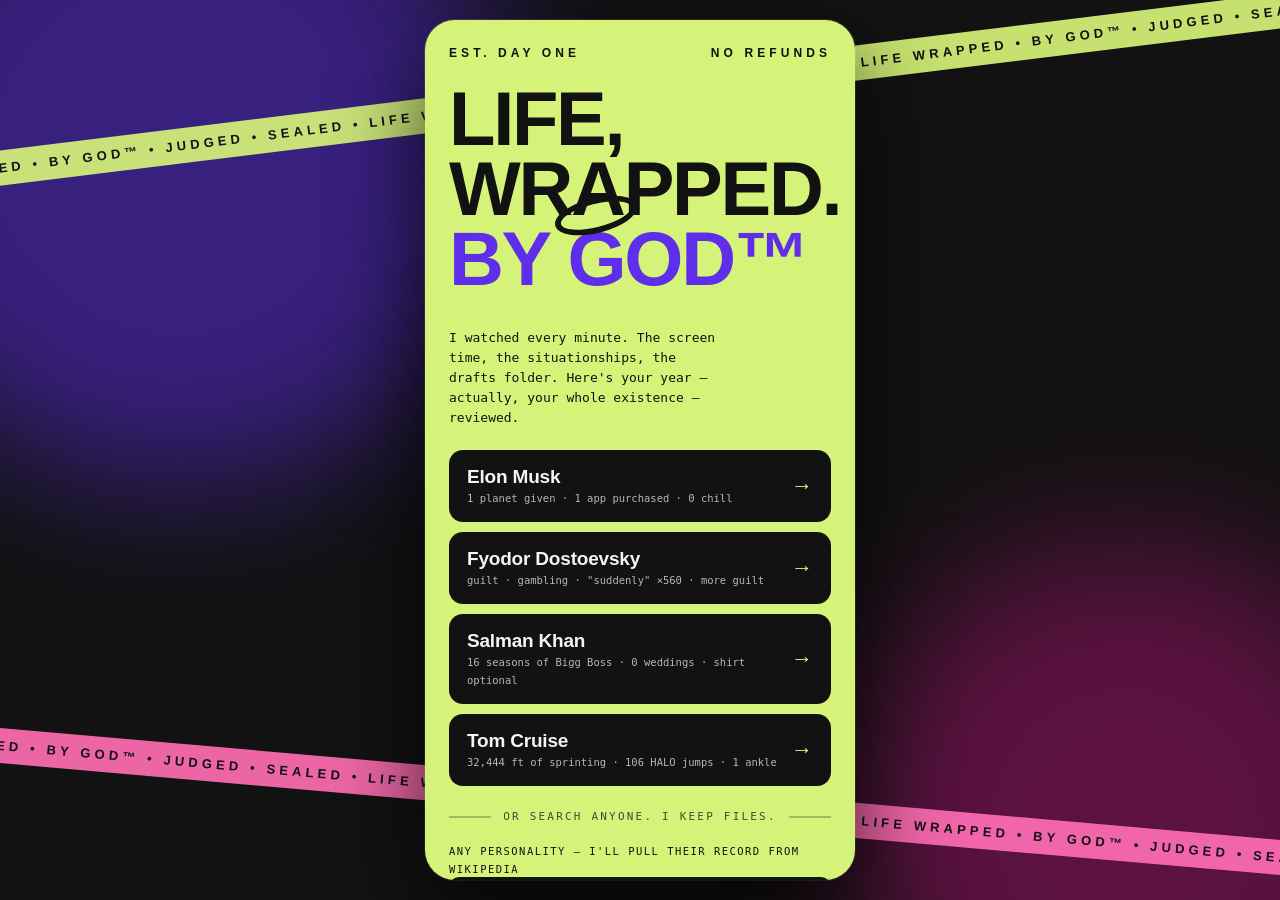
<file: life-wrapped/index.html>
<!doctype html>
<html lang="en">
<head>
<meta charset="utf-8">
<meta name="viewport" content="width=device-width, initial-scale=1, viewport-fit=cover">
<meta name="description" content="Life Wrapped by God™ — your entire existence, reviewed. Dark humor, big numbers, no refunds.">
<title>Life Wrapped — by God™</title>
<style>
  :root{
    --lime:#d6f379;
    --violet:#5f2eea;
    --pink:#ff6eb4;
    --cobalt:#2d46b9;
    --tangerine:#ff7a2f;
    --butter:#ffc864;
    --ink:#121212;
    --paper:#f7f4ef;
    --black:"Avenir Next Heavy","Helvetica Neue",Helvetica,Arial,sans-serif;
    --mono:ui-monospace,"SF Mono","Cascadia Mono","Roboto Mono",Menlo,monospace;
  }
  *{box-sizing:border-box;margin:0;padding:0}
  html,body{height:100%}
  body{
    background:var(--ink);color:var(--paper);
    font-family:var(--black);font-weight:900;
    overflow:hidden;-webkit-user-select:none;user-select:none;
  }
  button,input,textarea,select{font:inherit;color:inherit}
  button{background:none;border:none;cursor:pointer}
  button:focus-visible,input:focus-visible,textarea:focus-visible{outline:3px solid var(--lime);outline-offset:2px}

  /* ---------- ambient page ---------- */
  #ambient{position:fixed;inset:0;overflow:hidden;z-index:0}
  #ambient .blob{position:absolute;filter:blur(70px);opacity:.5;border-radius:50%}
  #ambient .b1{width:52vw;height:52vw;background:var(--violet);top:-14vw;left:-12vw;animation:drift 17s ease-in-out infinite alternate}
  #ambient .b2{width:44vw;height:44vw;background:#a3126e;bottom:-16vw;right:-10vw;animation:drift 21s ease-in-out infinite alternate-reverse}
  @keyframes drift{from{transform:translate(0,0) scale(1)}to{transform:translate(6vw,4vh) scale(1.15)}}
  #ambient .strip{position:absolute;left:-10%;width:120%;padding:10px 0;background:var(--lime);color:var(--ink);
    font-size:13px;letter-spacing:.32em;text-transform:uppercase;white-space:nowrap;overflow:hidden;opacity:.92}
  #ambient .s1{top:8%;transform:rotate(-7deg)}
  #ambient .s2{bottom:9%;transform:rotate(5deg);background:var(--pink)}
  .marq{display:inline-block;animation:marq 28s linear infinite}
  @keyframes marq{from{transform:translateX(0)}to{transform:translateX(-50%)}}

  /* ---------- phone frame ---------- */
  #phone{
    position:fixed;z-index:2;inset:0;margin:auto;
    width:min(430px,100vw);height:min(860px,100vh);
    background:var(--ink);overflow:hidden;display:flex;flex-direction:column;
  }
  @media (min-width:500px) and (min-height:900px){
    #phone{border-radius:30px;box-shadow:0 40px 90px rgba(0,0,0,.7),0 0 0 1px rgba(247,244,239,.14)}
  }

  /* ---------- landing ---------- */
  .screen{position:absolute;inset:0;display:flex;flex-direction:column;overflow-y:auto;scrollbar-width:none}
  .screen::-webkit-scrollbar{display:none}
  #landing{background:var(--lime);color:var(--ink);padding:26px 24px 34px;gap:16px;z-index:5}
  .halo-god{position:relative;display:inline-block}
  .halo-god::before{content:"";position:absolute;left:50%;top:-.34em;transform:translateX(-50%) rotate(-14deg);
    width:.95em;height:.3em;border:.09em solid var(--ink);border-radius:50%}
  #landing .kicker{font-size:12px;letter-spacing:.34em;text-transform:uppercase;display:flex;justify-content:space-between}
  #landing h1{font-size:clamp(52px,15vw,76px);line-height:.92;letter-spacing:-.03em;text-transform:uppercase;margin-top:8px}
  #landing h1 .alt{color:var(--violet)}
  #landing .sub{font-family:var(--mono);font-weight:400;font-size:13px;line-height:1.55;max-width:34ch}
  .preset-row{display:flex;flex-direction:column;gap:10px;margin-top:6px}
  .preset{display:flex;align-items:center;justify-content:space-between;gap:10px;
    background:var(--ink);color:var(--paper);padding:16px 18px;border-radius:14px;text-align:left;
    transition:transform .12s ease}
  .preset:hover{transform:translate(-2px,-2px) rotate(-.4deg)}
  .preset:active{transform:scale(.97)}
  .preset .pname{font-size:19px;letter-spacing:-.01em}
  .preset .pdesc{font-family:var(--mono);font-weight:400;font-size:10.5px;color:#bdb6aa;margin-top:3px}
  .preset .go{font-size:22px;color:var(--lime)}
  .divider{display:flex;align-items:center;gap:12px;font-family:var(--mono);font-weight:400;font-size:11px;
    letter-spacing:.2em;text-transform:uppercase;color:#4a4638;margin:8px 0 2px}
  .divider::before,.divider::after{content:"";flex:1;height:2px;background:var(--ink);opacity:.25}
  #custom-form{display:flex;flex-direction:column;gap:10px}
  #custom-form label{font-family:var(--mono);font-weight:400;font-size:10.5px;letter-spacing:.14em;text-transform:uppercase}
  #custom-form input,#custom-form textarea{
    background:var(--paper);border:3px solid var(--ink);border-radius:10px;padding:11px 12px;
    font-family:var(--mono);font-weight:400;font-size:13px;width:100%;color:var(--ink)}
  #custom-form textarea{min-height:64px;resize:vertical}
  .vibes{display:flex;gap:8px;flex-wrap:wrap}
  .vibe{flex:1;min-width:100px;background:var(--paper);border:3px solid var(--ink);border-radius:10px;
    padding:9px 6px;font-size:12px;letter-spacing:.02em;color:var(--ink)}
  .vibe small{display:block;font-family:var(--mono);font-weight:400;font-size:9px;margin-top:3px;color:#5a5648}
  .vibe.sel{background:var(--violet);color:var(--paper)}
  .vibe.sel small{color:#cfc4f5}
  #btn-judge{background:var(--ink);color:var(--lime);font-size:18px;letter-spacing:.06em;text-transform:uppercase;
    padding:17px;border-radius:14px;margin-top:4px;transition:transform .12s}
  #btn-judge:active{transform:scale(.97)}
  #btn-judge-offline{background:transparent;color:var(--ink);border:3px solid var(--ink);font-size:13px;
    letter-spacing:.06em;text-transform:uppercase;padding:12px;border-radius:14px;transition:transform .12s}
  #btn-judge-offline:active{transform:scale(.97)}
  #landing .fine{font-family:var(--mono);font-weight:400;font-size:9.5px;color:#4a4638;text-align:center;line-height:1.6}

  /* ---------- loading ---------- */
  #loading{background:var(--ink);align-items:center;justify-content:center;gap:26px;display:none;z-index:6;text-align:center;padding:30px}
  #loading .eye{font-size:64px;animation:pulse-eye 1.1s ease-in-out infinite}
  @keyframes pulse-eye{0%,100%{transform:scale(1)}50%{transform:scale(1.18)}}
  #loading h2{font-size:26px;text-transform:uppercase;letter-spacing:-.01em}
  #load-step{font-family:var(--mono);font-weight:400;font-size:12.5px;color:var(--lime);min-height:20px}
  #load-bar{width:72%;height:10px;border:3px solid var(--paper);border-radius:99px;overflow:hidden}
  #load-fill{height:100%;width:0%;background:var(--pink)}

  /* ---------- story ---------- */
  #story{display:none;z-index:4}
  #progress{position:absolute;top:0;left:0;right:0;z-index:20;display:flex;gap:4px;padding:10px 12px 6px}
  #progress i{flex:1;height:4px;border-radius:99px;background:rgba(255,255,255,.32);overflow:hidden;position:relative}
  #progress i b{position:absolute;left:0;top:0;bottom:0;width:0%;background:currentColor;border-radius:99px}
  #story-top{position:absolute;top:22px;left:0;right:0;z-index:20;display:flex;justify-content:space-between;
    align-items:center;padding:8px 16px;pointer-events:none}
  #story-top .who{font-family:var(--mono);font-weight:400;font-size:11px;letter-spacing:.18em;text-transform:uppercase;opacity:.85}
  #story-top button{pointer-events:auto;font-family:var(--mono);font-weight:400;font-size:11px;letter-spacing:.12em;
    text-transform:uppercase;padding:6px 10px;border:2px solid currentColor;border-radius:99px;opacity:.85}
  #cards{position:absolute;inset:0}
  .card{position:absolute;inset:0;display:flex;flex-direction:column;justify-content:center;
    padding:74px 26px 60px;overflow:hidden}
  .card.leaving{animation:card-out .35s ease forwards}
  @keyframes card-out{to{opacity:0;transform:scale(1.05)}}
  .card .deco{position:absolute;pointer-events:none;z-index:0}
  .card>*:not(.deco){position:relative;z-index:1}
  .star{width:230px;height:230px;animation:spin 22s linear infinite;
    clip-path:polygon(50% 0%,58% 32%,88% 12%,68% 42%,100% 50%,68% 58%,88% 88%,58% 68%,50% 100%,42% 68%,12% 88%,32% 58%,0% 50%,32% 42%,12% 12%,42% 32%)}
  @keyframes spin{to{transform:rotate(360deg)}}
  .blobby{width:300px;height:300px;animation:morph 9s ease-in-out infinite alternate}
  @keyframes morph{
    from{border-radius:58% 42% 61% 39%/45% 51% 49% 55%}
    to{border-radius:39% 61% 42% 58%/55% 45% 55% 45%}}
  .ring{width:340px;height:340px;border-radius:50%;border-width:26px;border-style:solid}

  .eyebrow{font-family:var(--mono);font-weight:400;font-size:12px;letter-spacing:.24em;text-transform:uppercase;
    margin-bottom:14px;opacity:.9}
  .mega{font-size:clamp(40px,11.5vw,58px);line-height:.98;letter-spacing:-.03em;text-wrap:balance}
  .giant-num{font-size:clamp(64px,20vw,104px);line-height:.9;letter-spacing:-.04em;font-variant-numeric:tabular-nums}
  .giant-word{font-size:clamp(56px,17vw,92px);line-height:.95;letter-spacing:-.04em;text-transform:uppercase;white-space:normal;overflow:hidden}
  .sub{font-family:var(--mono);font-weight:400;font-size:13.5px;line-height:1.55;margin-top:18px;max-width:36ch}
  .sub b{font-weight:700}
  .tap-hint{position:absolute;bottom:18px;left:0;right:0;text-align:center;font-family:var(--mono);font-weight:400;
    font-size:10px;letter-spacing:.24em;text-transform:uppercase;opacity:.6;animation:bob 1.6s ease-in-out infinite}
  @keyframes bob{0%,100%{transform:translateY(0)}50%{transform:translateY(-4px)}}

  .rank-list{display:flex;flex-direction:column;gap:13px;margin-top:8px}
  .rank{display:flex;align-items:baseline;gap:14px;opacity:0;transform:translateX(40px)}
  .rank.in{animation:rank-in .45s cubic-bezier(.2,1.4,.4,1) forwards}
  @keyframes rank-in{to{opacity:1;transform:none}}
  .rank .n{font-size:30px;min-width:34px;opacity:.95}
  .rank .t{font-size:clamp(21px,6vw,27px);line-height:1.04;letter-spacing:-.02em}
  .rank .pct{font-family:var(--mono);font-weight:400;font-size:11px;opacity:.75;margin-left:auto;padding-left:8px}

  .quote-mark{font-size:110px;line-height:.6;margin-bottom:6px;opacity:.9}
  .quote-text{font-size:clamp(24px,6.6vw,31px);line-height:1.16;letter-spacing:-.015em;text-wrap:balance}
  .likes-pill{display:inline-flex;align-items:center;gap:8px;margin-top:20px;background:currentColor;border-radius:99px;padding:0}
  .likes-pill span{color:inherit}
  .likes-inner{display:inline-flex;align-items:center;gap:8px;padding:10px 16px;border-radius:99px;font-family:var(--mono);font-weight:700;font-size:13px}

  .reveal-stage{text-align:center}
  .reveal-q{font-size:clamp(30px,8.6vw,44px);line-height:1;letter-spacing:-.03em}
  .dots{font-size:44px;letter-spacing:.14em;margin-top:14px}
  .dots span{opacity:0;animation:dot-in .5s forwards}
  @keyframes dot-in{to{opacity:1}}
  .type-card{margin-top:16px;background:currentColor;border-radius:20px;transform:rotate(-2deg)}
  .type-inner{padding:26px 20px;border-radius:20px;text-align:center}
  .type-inner .tt{font-size:clamp(30px,9vw,44px);line-height:.95;letter-spacing:-.03em;text-transform:uppercase}
  .pop-in{opacity:0;transform:scale(.6) rotate(4deg)}
  .pop-in.in{animation:pop .5s cubic-bezier(.2,1.6,.4,1) forwards}
  @keyframes pop{to{opacity:1;transform:scale(1) rotate(0)}}

  .receipt{background:var(--paper);color:var(--ink);border-radius:4px;padding:20px 18px;margin-top:12px;
    font-family:var(--mono);font-weight:400;font-size:12.5px;line-height:1.9;transform:rotate(1.4deg);
    box-shadow:0 14px 30px rgba(0,0,0,.35)}
  .receipt .rr{display:flex;justify-content:space-between;gap:10px}
  .receipt .rr+.rr{border-top:1.5px dashed #b9b2a4;margin-top:7px;padding-top:7px}
  .receipt .tot{border-top:3px double #121212!important;font-weight:700}

  /* summary */
  .summary{gap:12px}
  .sum-grid{background:var(--paper);color:var(--ink);border-radius:18px;padding:20px;display:flex;flex-direction:column;gap:12px;
    box-shadow:0 20px 44px rgba(0,0,0,.4)}
  .sum-head{display:flex;justify-content:space-between;align-items:center;font-family:var(--mono);font-weight:700;
    font-size:10px;letter-spacing:.2em;text-transform:uppercase}
  .sum-name{font-size:clamp(26px,8vw,34px);letter-spacing:-.03em;line-height:.95;text-transform:uppercase}
  .sum-cols{display:grid;grid-template-columns:1fr 1fr;gap:12px}
  .sum-cell .lbl{font-family:var(--mono);font-weight:700;font-size:9px;letter-spacing:.18em;text-transform:uppercase;opacity:.6}
  .sum-cell .val{font-size:17px;line-height:1.08;letter-spacing:-.01em;margin-top:3px}
  .sum-foot{font-family:var(--mono);font-weight:400;font-size:9px;letter-spacing:.14em;text-transform:uppercase;
    display:flex;justify-content:space-between;border-top:2px solid var(--ink);padding-top:10px}
  .sum-actions{display:flex;gap:9px;margin-top:2px}
  .sum-btn{flex:1;background:var(--paper);color:var(--ink);padding:14px 8px;border-radius:12px;font-size:13px;
    letter-spacing:.04em;text-transform:uppercase;transition:transform .12s}
  .sum-btn:active{transform:scale(.96)}
  .sum-btn.ghost{background:transparent;color:var(--paper);border:3px solid var(--paper)}

  /* tap zones */
  .tapzone{position:absolute;top:0;bottom:0;z-index:15}
  #tap-prev{left:0;width:32%}
  #tap-next{right:0;width:68%}

  #confetti{position:absolute;inset:0;z-index:18;pointer-events:none}

  @media (prefers-reduced-motion:reduce){
    *{animation-duration:.01s!important;transition-duration:.01s!important}
  }
</style>
</head>
<body>

<div id="ambient" aria-hidden="true">
  <div class="blob b1"></div><div class="blob b2"></div>
  <div class="strip s1"><span class="marq" id="marq1"></span></div>
  <div class="strip s2"><span class="marq" id="marq2"></span></div>
</div>

<div id="phone">

  <!-- LANDING -->
  <section class="screen" id="landing">
    <div class="kicker"><span>EST. DAY ONE</span><span>NO REFUNDS</span></div>
    <h1>LIFE,<br>WRAPPED.<br><span class="alt">BY <span class="halo-god">G</span>OD™</span></h1>
    <p class="sub">I watched every minute. The screen time, the situationships, the drafts folder. Here's your year — actually, your whole existence — reviewed.</p>

    <div class="preset-row">
      <button class="preset" data-preset="elon">
        <span><span class="pname">Elon Musk</span><br><span class="pdesc">1 planet given · 1 app purchased · 0 chill</span></span>
        <span class="go">→</span>
      </button>
      <button class="preset" data-preset="dosto">
        <span><span class="pname">Fyodor Dostoevsky</span><br><span class="pdesc">guilt · gambling · "suddenly" ×560 · more guilt</span></span>
        <span class="go">→</span>
      </button>
      <button class="preset" data-preset="salman">
        <span><span class="pname">Salman Khan</span><br><span class="pdesc">16 seasons of Bigg Boss · 0 weddings · shirt optional</span></span>
        <span class="go">→</span>
      </button>
      <button class="preset" data-preset="cruise">
        <span><span class="pname">Tom Cruise</span><br><span class="pdesc">32,444 ft of sprinting · 106 HALO jumps · 1 ankle</span></span>
        <span class="go">→</span>
      </button>
    </div>

    <div class="divider">or search anyone. I keep files.</div>

    <form id="custom-form">
      <div>
        <label for="in-name">Any personality — I'll pull their record from Wikipedia</label>
        <input id="in-name" placeholder="e.g. Kanye West, Sepp Blatter, your favorite politician…" maxlength="60" autocomplete="off">
      </div>
      <div>
        <label for="in-link">Their twitter / @handle (optional — worsens the verdict)</label>
        <input id="in-link" placeholder="@handle" maxlength="120" autocomplete="off">
      </div>
      <div>
        <label for="in-text">Or paste tweets / bio / 3am notes (for wrapping yourself, offline)</label>
        <textarea id="in-text" placeholder="paste anything. I already know, this is just for the record."></textarea>
      </div>
      <div>
        <label>Pick My mood</label>
        <div class="vibes" role="radiogroup" aria-label="Humor vibe">
          <button type="button" class="vibe sel" data-vibe="bojack">Self-Aware Spiral<small>bojack-core · hurts nicely</small></button>
          <button type="button" class="vibe" data-vibe="samay">Roast Mode<small>samay-core · crowd work</small></button>
          <button type="button" class="vibe" data-vibe="smite">Old Testament<small>deadpan · smite-adjacent</small></button>
        </div>
      </div>
      <button type="submit" id="btn-judge">⚡ Pull the file (live from Wikipedia)</button>
      <button type="button" id="btn-judge-offline">Judge from vibes only (offline)</button>
      <p class="fine">controversies compiled live from Wikipedia's public record · allegations remain allegations · text CC BY-SA<br>runs entirely in your browser · God does not store your data, He simply remembers it<br>parody · not affiliated with any streaming service or deity's legal team</p>
    </form>
  </section>

  <!-- LOADING -->
  <section class="screen" id="loading" aria-live="polite">
    <div class="eye">👁️</div>
    <h2>God is judging you</h2>
    <div id="load-step"></div>
    <div id="load-bar"><div id="load-fill"></div></div>
  </section>

  <!-- STORY -->
  <section class="screen" id="story">
    <div id="progress"></div>
    <div id="story-top">
      <span class="who" id="who"></span>
      <button id="btn-exit">✕ escape judgment</button>
    </div>
    <div id="cards"></div>
    <canvas id="confetti"></canvas>
    <div class="tapzone" id="tap-prev" aria-hidden="true"></div>
    <div class="tapzone" id="tap-next" aria-hidden="true"></div>
  </section>

</div>

<script>
(function(){
"use strict";

/* ============ utils ============ */
function $(id){return document.getElementById(id)}
function h(tag,cls,html){var e=document.createElement(tag);if(cls)e.className=cls;if(html!==undefined)e.innerHTML=html;return e}
function hash(s){var x=2166136261;for(var i=0;i<s.length;i++){x^=s.charCodeAt(i);x=Math.imul(x,16777619)}return x>>>0}
function mulberry32(a){return function(){a|=0;a=a+0x6D2B79F5|0;var t=Math.imul(a^a>>>15,1|a);t=t+Math.imul(t^t>>>7,61|t)^t;return((t^t>>>14)>>>0)/4294967296}}
function pick(rnd,arr){return arr[Math.floor(rnd()*arr.length)]}
function fmt(n){return Math.round(n).toLocaleString("en-US")}
var reduced=window.matchMedia("(prefers-reduced-motion: reduce)").matches;

/* marquee */
(function(){var t="LIFE WRAPPED • BY GOD™ • JUDGED • SEALED • ";
  $("marq1").textContent=(t+t+t+t);$("marq2").textContent=(t+t+t+t)})();

/* ============ sound ============ */
var AC=null,master=null,soundOn=true;
function audio(){if(AC)return AC;
  try{AC=new (window.AudioContext||window.webkitAudioContext)();
    master=AC.createGain();master.gain.value=.4;master.connect(AC.destination);
  }catch(e){AC=null}return AC}
function blip(f,d,t,v){if(!audio()||!soundOn)return;if(AC.state==="suspended")AC.resume();
  var o=AC.createOscillator(),g=AC.createGain();
  o.type=t||"sine";o.frequency.value=f;
  g.gain.setValueAtTime(v||.16,AC.currentTime);
  g.gain.exponentialRampToValueAtTime(.0001,AC.currentTime+(d||.09));
  o.connect(g);g.connect(master);o.start();o.stop(AC.currentTime+(d||.09)+.02)}
function pop(){blip(680,.07,"square",.08)}
function whoosh(){blip(220,.25,"sawtooth",.05);blip(440,.18,"sine",.07)}
function fanfare(){blip(523,.16,"square",.09);setTimeout(function(){blip(659,.16,"square",.09)},110);
  setTimeout(function(){blip(784,.3,"square",.1)},220);setTimeout(function(){blip(1046,.5,"sine",.12)},330)}

/* ============ palettes ============ */
var PALS=[
  {bg:"#5f2eea",ink:"#f7f4ef",acc:"#d6f379"},
  {bg:"#d6f379",ink:"#121212",acc:"#5f2eea"},
  {bg:"#ff6eb4",ink:"#1a0b12",acc:"#f7f4ef"},
  {bg:"#121212",ink:"#f7f4ef",acc:"#ff6eb4"},
  {bg:"#2d46b9",ink:"#f7f4ef",acc:"#ffc864"},
  {bg:"#ff7a2f",ink:"#121212",acc:"#f7f4ef"},
  {bg:"#ffc864",ink:"#121212",acc:"#e1439b"}
];

/* ============ card builders ============ */
/* each: {dur, pal?, make(root, api)} — api.done() unused; timers via api.after */

function deco(kind,pal,pos){
  var d;
  if(kind==="star"){d=h("div","deco star");d.style.background=pal.acc}
  else if(kind==="blob"){d=h("div","deco blobby");d.style.background=pal.acc;d.style.opacity=.9}
  else {d=h("div","deco ring");d.style.borderColor=pal.acc}
  d.style.cssText+=pos;return d;
}
function cIntro(o){return{dur:o.dur||6500,pal:o.pal,make:function(root,api){
  root.appendChild(deco(o.deco||"star",api.pal,o.decoPos||"top:-60px;right:-70px;opacity:.9"));
  var eb=h("div","eyebrow",o.eyebrow||"A MESSAGE FROM UPSTAIRS");
  var m=h("div","mega",o.text);
  var s=o.sub?h("p","sub",o.sub):null;
  root.appendChild(eb);root.appendChild(m);if(s)root.appendChild(s);
  root.appendChild(h("div","tap-hint","tap to continue · hold to pause"));
}}}
function cCount(o){return{dur:o.dur||8000,pal:o.pal,make:function(root,api){
  root.appendChild(deco(o.deco||"ring",api.pal,o.decoPos||"bottom:-140px;left:-140px;opacity:.55"));
  root.appendChild(h("div","eyebrow",o.eyebrow));
  var n=h("div","giant-num","0");root.appendChild(n);
  root.appendChild(h("div","mega",o.unit));
  if(o.sub)root.appendChild(h("p","sub",o.sub));
  var t0=null,D=reduced?10:1600;
  api.raf(function(ts){
    if(t0===null)t0=ts;var p=Math.min(1,(ts-t0)/D);
    var ease=1-Math.pow(1-p,3);
    n.textContent=fmt(o.n*ease);
    if(p>=1){n.textContent=fmt(o.n);return false}
    return true;
  });
  if(!reduced)api.after(300,whoosh);
}}}
function cList(o){return{dur:o.dur||9500,pal:o.pal,make:function(root,api){
  root.appendChild(deco(o.deco||"blob",api.pal,o.decoPos||"top:-120px;left:-130px;opacity:.5"));
  root.appendChild(h("div","eyebrow",o.eyebrow));
  root.appendChild(h("div","mega",o.title));
  var list=h("div","rank-list");root.appendChild(list);
  o.items.forEach(function(it,i){
    var r=h("div","rank");
    r.appendChild(h("span","n","#"+(i+1)));
    r.appendChild(h("span","t",it[0]));
    if(it[1])r.appendChild(h("span","pct",it[1]));
    list.appendChild(r);
    api.after(500+i*420,function(){r.classList.add("in");pop()});
  });
  if(o.sub){var s=h("p","sub",o.sub);s.style.opacity=0;root.appendChild(s);
    api.after(500+o.items.length*420+300,function(){s.style.transition="opacity .5s";s.style.opacity=1})}
}}}
function fitDown(el){ /* shrink font until nothing overflows the card */
  var size=parseFloat(getComputedStyle(el).fontSize);
  var guard=0;
  while(el.scrollWidth>el.clientWidth+2&&size>24&&guard<40){
    size*=.93;el.style.fontSize=size+"px";guard++;
  }
}
function cWord(o){return{dur:o.dur||8000,pal:o.pal,make:function(root,api){
  root.appendChild(deco(o.deco||"star",api.pal,o.decoPos||"bottom:-80px;right:-80px;opacity:.85"));
  root.appendChild(h("div","eyebrow",o.eyebrow));
  var w=h("div","giant-word pop-in",o.word);root.appendChild(w);
  fitDown(w);
  api.after(reduced?10:420,function(){w.classList.add("in");whoosh()});
  if(o.sub){var s=h("p","sub",o.sub);s.style.opacity=0;root.appendChild(s);
    api.after(1100,function(){s.style.transition="opacity .5s";s.style.opacity=1})}
}}}
function cQuote(o){return{dur:o.dur||10000,pal:o.pal,make:function(root,api){
  root.appendChild(deco("ring",api.pal,"top:-160px;right:-160px;opacity:.5"));
  root.appendChild(h("div","eyebrow",o.eyebrow));
  root.appendChild(h("div","quote-mark","“"));
  root.appendChild(h("div","quote-text",o.quote));
  var pill=h("div","likes-pill");
  var inner=h("span","likes-inner","❤︎ <span id='likecount'>0</span>&nbsp;"+o.likesLabel);
  inner.style.background=api.pal.ink;inner.style.color=api.pal.bg;
  pill.appendChild(inner);root.appendChild(pill);
  if(o.sub)root.appendChild(h("p","sub",o.sub));
  var lc=inner.querySelector("#likecount");
  var t0=null,D=reduced?10:1400;
  api.raf(function(ts){if(t0===null)t0=ts;var p=Math.min(1,(ts-t0)/D);
    lc.textContent=fmt(o.likes*(1-Math.pow(1-p,3)));return p<1});
}}}
function cReveal(o){return{dur:o.dur||11000,pal:o.pal,make:function(root,api){
  root.classList.add("reveal-stage");
  root.appendChild(deco("star",api.pal,"top:-70px;left:-80px;opacity:.85"));
  root.appendChild(h("div","eyebrow",o.eyebrow||"THE MOMENT YOU SCROLLED FOR"));
  root.appendChild(h("div","reveal-q",o.lead));
  var dots=h("div","dots");
  [0,1,2].forEach(function(i){var sp=h("span",null,"✦");sp.style.animationDelay=(0.4+i*.5)+"s";dots.appendChild(sp)});
  root.appendChild(dots);
  var card=h("div","type-card pop-in");card.style.color=api.pal.ink;
  var innerWrap=h("div","type-inner");
  innerWrap.style.background=api.pal.ink;innerWrap.style.color=api.pal.bg;
  innerWrap.appendChild(h("div","eyebrow",o.kicker||"CERTIFIED"));
  innerWrap.appendChild(h("div","tt",o.type));
  card.appendChild(innerWrap);root.appendChild(card);
  if(o.sub){var s=h("p","sub",o.sub);s.style.opacity=0;s.style.margin="16px auto 0";root.appendChild(s);
    api.after(2900,function(){s.style.transition="opacity .5s";s.style.opacity=1})}
  api.after(reduced?20:2100,function(){card.classList.add("in");fanfare();api.confetti()});
}}}
function cReceipt(o){return{dur:o.dur||10000,pal:o.pal,make:function(root,api){
  root.appendChild(h("div","eyebrow",o.eyebrow||"ITEMIZED. I KEEP RECEIPTS."));
  root.appendChild(h("div","mega",o.title));
  var rc=h("div","receipt");
  o.rows.forEach(function(r,i){
    var row=h("div","rr"+(r[2]?" tot":""),"<span>"+r[0]+"</span><span>"+r[1]+"</span>");
    row.style.opacity=0;rc.appendChild(row);
    api.after(500+i*330,function(){row.style.transition="opacity .3s";row.style.opacity=1;pop()});
  });
  root.appendChild(rc);
}}}
function cSummary(o){return{dur:Infinity,pal:o.pal,make:function(root,api){
  root.classList.add("summary");
  root.appendChild(h("div","eyebrow","YOUR ETERNAL RECORD · SCREENSHOT-READY"));
  var g=h("div","sum-grid");
  g.innerHTML=
    '<div class="sum-head"><span>LIFE WRAPPED™</span><span>BY GOD</span></div>'+
    '<div class="sum-name">'+o.name+'</div>'+
    '<div class="sum-cols">'+
      '<div class="sum-cell"><div class="lbl">Sinner type</div><div class="val">'+o.type+'</div></div>'+
      '<div class="sum-cell"><div class="lbl">Most used word</div><div class="val">'+o.word+'</div></div>'+
      '<div class="sum-cell"><div class="lbl">'+o.stat1[0]+'</div><div class="val">'+o.stat1[1]+'</div></div>'+
      '<div class="sum-cell"><div class="lbl">'+o.stat2[0]+'</div><div class="val">'+o.stat2[1]+'</div></div>'+
    '</div>'+
    '<div class="sum-cell"><div class="lbl">Top 5</div><div class="val" style="font-size:13.5px;line-height:1.5">'+
      o.top5.map(function(t,i){return (i+1)+". "+t}).join("<br>")+'</div></div>'+
    '<div class="sum-foot"><span>NO REFUNDS</span><span>SEE YOU SOON ✦</span></div>';
  root.appendChild(g);
  var acts=h("div","sum-actions");
  var dl=h("button","sum-btn","Save card ↓");
  var re=h("button","sum-btn ghost","Replay");
  var nw=h("button","sum-btn ghost","Wrap someone else");
  dl.addEventListener("click",function(){downloadShare(o)});
  re.addEventListener("click",function(){pop();startStory(currentWrap)});
  nw.addEventListener("click",function(){pop();exitToLanding()});
  acts.appendChild(dl);acts.appendChild(re);acts.appendChild(nw);
  root.appendChild(acts);
}}}

/* ============ wraps ============ */
function elonWrap(){
  return{name:"ELON MUSK",who:"WRAPPED · ELON MUSK",cards:[
    cIntro({text:"Elon.<br>We need to talk.",
      sub:"I gave you one (1) planet. Fully loaded. Oceans, gravity, breathable air. You immediately started shopping for a fixer-upper with no atmosphere.",pal:PALS[0]}),
    cCount({eyebrow:"MINUTES ON THE APP YOU BOUGHT",n:1447000,unit:"minutes posting",
      sub:"You paid <b>$44,000,000,000</b> for it. That's not a social network, that's the world's most expensive coping mechanism. And it shows.",pal:PALS[3]}),
    cList({eyebrow:"YOUR TOP 5",title:"Things that got your attention",items:[
      ["Posting","41%"],["Renaming things 'X'","22%"],["Rockets (real)","19%"],
      ["Beef with advertisers","16%"],["Remembering Tesla exists","2%"]],
      sub:"Your calendar app filed a missing person report.",pal:PALS[1]}),
    cWord({eyebrow:"YOUR MOST USED WORD",word:"“Interesting 🤔”",
      sub:"Deployed 4,000+ times. Mostly at 3am. Mostly under posts that were, and I say this as an omniscient being, not interesting.",pal:PALS[2]}),
    cCount({eyebrow:"MARS ARRIVAL FORECAST",n:5,unit:"years away",
      sub:"For the <b>14th consecutive year</b>. At this point it's not a deadline, it's a horoscope.",pal:PALS[4],dur:8500}),
    cWord({eyebrow:"YOU NAMED A CHILD",word:"LIKE A WIFI PASSWORD",
      sub:"I've heard every name in every language that will ever exist, and I still had to sound that one out.",pal:PALS[5]}),
    cCount({eyebrow:"NET WORTH PERCENTILE",n:0.0000001,unit:"% of My creations",
      sub:"Top of the leaderboard. Quick reminder from the manual: camel, needle, you know the verse. Your camel is a Cybertruck. It is <b>not fitting through</b>.",pal:PALS[3],dur:8500}),
    cWord({eyebrow:"YOUR REPLY GUYS, IN ONE WORD",word:"Unpaid.",
      sub:"An army of interns you compensate exclusively in the word 'concerning'.",pal:PALS[6]}),
    cReceipt({title:"The receipts",rows:[
      ["Flamethrowers sold as 'Not-a-Flamethrower'","20,000"],
      ["Companies run simultaneously","6"],
      ["Companies run consecutively","also 6"],
      ["Tweets your lawyers saw too late","∞"],
      ["Planets currently habitable","1 (Mine)",true]],pal:PALS[0]}),
    cReceipt({eyebrow:"THE DARKER LEDGER · PUBLIC RECORD",title:"Exhibits",rows:[
      ["'Funding secured' tweet → SEC settlement","$20M · 2018"],
      ["'Pedo guy' defamation trial (jury: not liable)","2019"],
      ["Tesla chairmanship, surrendered to settle","2018"],
      ["Twitter staff remaining after the purchase","~20%"],
      ["Your lawyers' group chat, current status","muted",true]],pal:PALS[4],dur:12000}),
    cReveal({lead:"Your Sinner Personality Type is…",type:"THE MAIN CHARACTER (SELF-CAST)",
      kicker:"1 OF 1 · THANK ME",sub:"Protagonist energy. Ensemble-cast planet. You keep grabbing the mic at My open-mic night, and honestly? The crowd work is carrying.",pal:PALS[2]}),
    cSummary({name:"ELON MUSK",type:"The Main Character (self-cast)",word:"“Interesting 🤔”",
      stat1:["Minutes posting","1,447,000"],stat2:["Mars ETA","5 yrs (14th year running)"],
      top5:["Posting","Renaming things X","Rockets","Advertiser beef","Remembering Tesla (2%)"],pal:PALS[1]})
  ]};
}
function dostoWrap(){
  return{name:"FYODOR DOSTOEVSKY",who:"WRAPPED · F. DOSTOEVSKY",cards:[
    cIntro({text:"Fyodor.<br>My most subscribed complainer.",
      sub:"144 years since you logged off, and your fans are still not okay. That's influence. That's also a group I keep an eye on.",pal:PALS[0]}),
    cCount({eyebrow:"MINUTES SPENT IN SIBERIA",n:2102400,unit:"minutes of hard labor",
      sub:"Four years. And the mock execution before it? Not My prank — the Tsar's. I just watched you turn it into <b>content</b> for the rest of your life. Respect.",pal:PALS[3]}),
    cQuote({eyebrow:"YOUR MOST QUOTED LINE ON THE INTERNET",
      quote:"Above all, don't lie to yourself.",likes:30000,likesLabel:"Goodreads likes & counting",
      sub:"— The Brothers Karamazov. Saved by thousands of people currently lying to themselves about finishing The Brothers Karamazov.",pal:PALS[1],dur:11000}),
    cWord({eyebrow:"YOUR MOST USED WORD",word:"Suddenly",
      sub:"~<b>560 times</b> in Crime and Punishment alone (scholars counted — that's how bad it got). Suddenly he stood. Suddenly he wept. Fyodor. Buddy. Events can occur at a normal speed.",pal:PALS[2],dur:9500}),
    cList({eyebrow:"YOUR TOP 5",title:"Recurring themes",items:[
      ["Guilt","34%"],["Arguing with Me, specifically","26%"],["Gambling debts","18%"],
      ["Fever as a plot device","12%"],["Guilt (again)","10%"]],
      sub:"Every genre you touched became a confession booth.",pal:PALS[4]}),
    cCount({eyebrow:"SPEEDRUN RECORD",n:26,unit:"days to write 'The Gambler'",
      sub:"Written in 26 days to pay off <b>gambling debts</b>. A book about gambling addiction. To pay gambling debts. That's not irony, Fyodor, that's a subscription plan.",pal:PALS[5],dur:9000}),
    cWord({eyebrow:"PEOPLE WHO RELATE TO YOU, IN ONE WORD",word:"Unwell.",
      sub:"Affectionately. They read 40 pages of Crime and Punishment at 19 and made it a personality. They're in My DMs about it nightly.",pal:PALS[6]}),
    cList({eyebrow:"AUDIENCE DEMOGRAPHICS",title:"Your top listeners",items:[
      ["19-year-olds with a Notes app manifesto"],["People who type 'he's literally me'"],
      ["Gym bros between sets"],["Your wife Anna, doing the finances"],["Turgenev (hate-reading)"]],
      sub:"Anna said yes after 26 days of stenography, then ran your budget and saved your estate. The best plot twist you ever wrote, and you didn't write it.",pal:PALS[0],dur:11000}),
    cCount({eyebrow:"GUILT PERCENTILE",n:0.1,unit:"% of My creations, top bracket",
      sub:"Guilt per capita. Nobody carried more while producing this much word count. The suffering-to-output ratio remains unbeaten.",pal:PALS[3],dur:8500}),
    cReveal({lead:"Your Sinner Personality Type is…",type:"THE GUILT ENJOYER™",
      kicker:"REPENTS RECREATIONALLY",sub:"You didn't just feel guilt — you gave it 800 pages, a fever, and a redemption arc. And somehow made Me the love interest.",pal:PALS[2]}),
    cSummary({name:"F. DOSTOEVSKY",type:"The Guilt Enjoyer™",word:"“Suddenly” (×560)",
      stat1:["Siberia minutes","2,102,400"],stat2:["'The Gambler' speedrun","26 days"],
      top5:["Guilt","Arguing with God","Gambling debts","Fever (plot device)","Guilt (again)"],pal:PALS[1]})
  ]};
}

function salmanWrap(){
  return{name:"SALMAN KHAN",who:"WRAPPED · SALMAN KHAN",cards:[
    cIntro({text:"Salman.<br>Bhai.<br>I invented shirts for a reason.",
      sub:"One garment, Salman. I gave humanity looms, textiles, an entire fashion industry. Your torso has remained an unreached market since 1998.",pal:PALS[0]}),
    cCount({eyebrow:"SEASONS OF BIGG BOSS HOSTED",n:16,unit:"seasons & counting",
      sub:"Since <b>2010</b>. Every weekend you lecture strangers about their behavior on national television, then quietly pay hospital bills through Being Human on Monday. Complex character arc. And you improvised it.",pal:PALS[3]}),
    cList({eyebrow:"YOUR TOP 5",title:"Things you actually committed to",items:[
      ["Being Human (the brand)","31%"],["Bigg Boss weekends","26%"],["The gym","22%"],
      ["Launching newcomers","16%"],["Marriage","0%"]],
      sub:"Founded a charity in 2007 and funded it with T-shirts. You monetized clothing. The irony is not lost on Me.",pal:PALS[1]}),
    cWord({eyebrow:"RELATIONSHIP STATUS AT 60",word:"Single.",
      sub:"Sixty years. The whole nation asking. Your father explaining it to journalists. Reporters asking annually like it's a census question. You? Unbothered. At the gym.",pal:PALS[2]}),
    cCount({eyebrow:"SHIRT SURVIVAL RATE (FULL FILM)",n:23,unit:"% and falling",
      sub:"Divine estimate. The number drops whenever the background score swells. Physics does not apply to your buttons — I checked. They simply resign.",pal:PALS[5],dur:8500}),
    cWord({eyebrow:"YOUR FANS, IN ONE WORD",word:"Bhaiii.",
      sub:"Loyalty so absolute it survived Race 3. That's not a fandom anymore, that's a covenant. I know covenants. I wrote several.",pal:PALS[6]}),
    cReceipt({title:"The receipts",rows:[
      ["Bigg Boss contestants lectured","400+"],
      ["Newcomer careers launched","a full IMDb page"],
      ["Turquoise bracelets, never removed","1"],
      ["Films where the shirt survives","disputed"],
      ["Weekends off since 2010","0",true]],pal:PALS[4]}),
    cCount({eyebrow:"FAN DEVOTION PERCENTILE",n:0.01,unit:"% of My creations, top bracket",
      sub:"Somewhere right now a grown man is arguing in a comment section that Radhe was misunderstood. Unpaid. For you.",pal:PALS[3],dur:8500}),
    cReceipt({eyebrow:"THE DARKER LEDGER · PUBLIC RECORD",title:"Exhibits",rows:[
      ["Blackbuck case: convicted (appeal pending)","2018"],
      ["Years that one 1998 hunting trip has run in court","25+"],
      ["Hit-and-run case: acquitted after 13 years","2015"],
      ["Crowd outside the courtroom, either way","sea of fans"],
      ["Court dates that acquired their own court dates","several",true]],pal:PALS[0],dur:12000}),
    cReveal({lead:"Your Sinner Personality Type is…",type:"BHAI OF ALL, HUSBAND OF NONE",
      kicker:"CERTIFIED BY AN ENTIRE NATION",sub:"You gave everyone everything — careers, charity, cycles, weekend entertainment — except one wedding invite. Even I RSVP'd decades ago. Still holding the date.",pal:PALS[2]}),
    cSummary({name:"SALMAN KHAN",type:"Bhai of All, Husband of None",word:"“Commitment”",
      stat1:["Bigg Boss seasons","16+"],stat2:["Shirt survival rate","23%"],
      top5:["Being Human","Bigg Boss weekends","The gym","Launching newcomers","Marriage (0%)"],pal:PALS[1]})
  ]};
}
function cruiseWrap(){
  return{name:"TOM CRUISE",who:"WRAPPED · TOM CRUISE",cards:[
    cIntro({text:"Tom.<br>You've been running<br>since 1981.",
      sub:"From what, I cannot say — and I literally know everything. 64 this year and still sprinting like the rent is due in the next frame.",pal:PALS[0]}),
    cCount({eyebrow:"FEET SPRINTED ON SCREEN",n:32444,unit:"feet of pure cardio",
      sub:"Four decades, six-plus miles. Rotten Tomatoes did the math: your films average <b>76.5%</b> when you run far enough in them. Your knees are load-bearing cinema.",pal:PALS[3]}),
    cList({eyebrow:"YOUR TOP 5",title:"Coping mechanisms",items:[
      ["Running (obviously)","38%"],["Doing your own stunts","27%"],["Sending that coconut cake","18%"],
      ["Hanging off aircraft","12%"],["Blinking","5%"]],
      sub:"The cake list is real. Half of Hollywood behaves all year for a bundt.",pal:PALS[1]}),
    cCount({eyebrow:"HALO JUMPS FOR ONE SCENE",n:106,unit:"jumps at 25,000 ft",
      sub:"For roughly three minutes of footage. Other actors use a green screen. You use the <b>troposphere</b>.",pal:PALS[4],dur:8500}),
    cWord({eyebrow:"BONES SACRIFICED TO CINEMA",word:"1 ankle.",
      sub:"London rooftop, 2017. You hit the wall, broke the ankle, <b>finished the take</b> — and it's in the movie. Even your X-rays have a filmography.",pal:PALS[2]}),
    cReceipt({title:"The receipts",rows:[
      ["Takes of you sprinting, kept","all of them"],
      ["Minutes you can hold your breath","6+"],
      ["Couches jumped (Oprah's)","1 — 2005"],
      ["Insurance actuaries retired early","several"],
      ["Stunt doubles' job security","0",true]],pal:PALS[5]}),
    cWord({eyebrow:"PEOPLE WHO RELATE TO YOU, IN ONE WORD",word:"Winded.",
      sub:"They watched you outrun a helicopter at 60+ and felt personally attacked on behalf of their step count.",pal:PALS[6]}),
    cCount({eyebrow:"COMMITMENT-TO-THE-BIT PERCENTILE",n:0.001,unit:"% of My creations, all time",
      sub:"I've seen martyrs less devoted, and they had eternal salvation on the table. You have opening weekend.",pal:PALS[3],dur:8500}),
    cReceipt({eyebrow:"THE DARKER LEDGER · 2005, MOSTLY",title:"Exhibits",rows:[
      ["The couch (Oprah's)","2005"],
      ["The 'glib' Matt Lauer interview","2005"],
      ["The South Park episode","2005"],
      ["Public apology to Brooke Shields","2006"],
      ["PR apocalypses speedrun, single year","world record",true]],pal:PALS[4],dur:11000}),
    cReveal({lead:"Your Sinner Personality Type is…",type:"THE HUMAN STUNT WAIVER",
      kicker:"INSURANCE DECLINED · POLITELY",sub:"Gravity files a formal complaint against you every fiscal quarter. I keep dismissing them. The cakes help, Tom. Keep them coming.",pal:PALS[2]}),
    cSummary({name:"TOM CRUISE",type:"The Human Stunt Waiver",word:"“Again.”",
      stat1:["Feet sprinted on film","32,444+"],stat2:["HALO jumps","106"],
      top5:["Running (obviously)","Own stunts","Coconut cake diplomacy","Hanging off aircraft","Blinking (5%)"],pal:PALS[1]})
  ]};
}

/* ============ wikipedia file-pulling ============ */
var WIKI="https://en.wikipedia.org/w/api.php";
function wfetch(url){
  return fetch(url).then(function(r){if(!r.ok)throw new Error("wiki "+r.status);return r.json()});
}
function stripWiki(t){
  t=t.replace(/<ref[^>]*\/>/g,"").replace(/<ref[\s\S]*?<\/ref>/g,"");
  var prev;do{prev=t;t=t.replace(/\{\{[^{}]*\}\}/g,"")}while(t!==prev); /* nested templates */
  t=t.replace(/\[\[(?:[^|\]]*\|)?([^\]]*)\]\]/g,"$1");
  t=t.replace(/'''?/g,"").replace(/<[^>]+>/g," ").replace(/^[=\s]*=+[^=]+=+[=\s]*$/gm," ");
  t=t.replace(/&nbsp;/g," ").replace(/\s+/g," ");
  return t;
}
/* keyword scoring: weight + category */
var DARKK=[
  ["convicted",6,"legal"],["indicted",6,"legal"],["arrested",5,"legal"],["charged",4,"legal"],
  ["lawsuit",4,"legal"],["sued",4,"legal"],["fined",4,"legal"],["guilty",4,"legal"],
  ["acquitted",4,"legal"],["settlement",3,"legal"],["settled",2,"legal"],["prison",5,"legal"],["fraud",5,"legal"],
  ["scandal",4,"mess"],["controversy",3,"mess"],["controversial",2,"mess"],["backlash",3,"mess"],
  ["apologized",3,"mess"],["apology",3,"mess"],["banned",4,"mess"],["boycott",3,"mess"],
  ["criticized",2,"mess"],["outrage",3,"mess"],["fired",3,"mess"],["resigned",3,"mess"],
  ["divorce",4,"romance"],["affair",4,"romance"],["custody",3,"romance"],
  ["feud",4,"beef"],["dispute",2,"beef"],["rivalry",2,"beef"],
  ["bankruptcy",4,"money"],["tax",2,"money"],["debt",2,"money"],["evasion",4,"money"],
  ["accused",3,"mess"],["allegations",3,"mess"],["alleged",2,"mess"],["plagiarism",4,"mess"],["doping",5,"mess"]
];
var TYPE_BY_CAT={
  legal:["THE LITIGATED™","EXHIBIT A (LIFESTYLE)"],
  mess:["THE WALKING PRESS RELEASE","APOLOGY TOUR HEADLINER"],
  romance:["THE SERIAL APOLOGIZER","COMMITTED (TO CHAOS)"],
  beef:["THE BEEF ARCHIVIST","FEUD COLLECTOR, MINT CONDITION"],
  money:["THE AUDIT MAGNET","CREATIVE ACCOUNTANT™"],
  clean:["THE UNINDICTED (SO FAR)","SUSPICIOUSLY SPOTLESS"]
};
function mineDark(text){
  /* skip sentences about deaths — I roast the ledger, not the graves */
  var sents=text.split(/(?<=[.!?])\s+/).filter(function(s){
    return s.length>40&&s.length<400&&!/\bdied\b|\bdeath\b|\bfuneral\b|\bkilled herself\b|\bsuicide\b/i.test(s);
  });
  var cats={legal:0,mess:0,romance:0,beef:0,money:0};
  var wordCounts={};
  var scored=sents.map(function(s){
    var sc=0,low=s.toLowerCase();
    DARKK.forEach(function(k){
      var n=low.split(k[0]).length-1;
      if(n>0){sc+=k[1]*n;cats[k[2]]+=n;wordCounts[k[0]]=(wordCounts[k[0]]||0)+n}
    });
    if(/\b(19|20)\d{2}\b/.test(s))sc+=1;
    return[sc,s];
  }).filter(function(p){return p[0]>=4}).sort(function(a,b){return b[0]-a[0]});
  var topWord=null,topWordN=0;
  Object.keys(wordCounts).forEach(function(w){if(wordCounts[w]>topWordN){topWordN=wordCounts[w];topWord=w}});
  var topCat="clean",topCatN=0;
  Object.keys(cats).forEach(function(c){if(cats[c]>topCatN){topCatN=cats[c];topCat=c}});
  return{receipts:scored.slice(0,5).map(function(p){
      var s=p[1],yr=(s.match(/\b(19|20)\d{2}\b/)||[""])[0];
      var txt=s.replace(/\s+/g," ").trim();
      if(txt.length>92)txt=txt.slice(0,89)+"…";
      return[txt,yr||"—"];
    }),
    topWord:topWord,topWordN:topWordN,cat:topCat,heat:scored.length};
}
function buildWikiWrap(name,handle,vibe){
  var V=VIBE_DATA[vibe]||VIBE_DATA.bojack;
  var title,summary,darkSections=[],darkText="",pageLen=0;
  return wfetch(WIKI+"?action=query&list=search&srlimit=1&format=json&origin=*&srsearch="+encodeURIComponent(name))
  .then(function(s){
    if(!s.query.search.length)throw new Error("nobody by that name in the Book");
    title=s.query.search[0].title;
    return Promise.all([
      wfetch("https://en.wikipedia.org/api/rest_v1/page/summary/"+encodeURIComponent(title.replace(/ /g,"_"))),
      wfetch(WIKI+"?action=parse&prop=sections&format=json&origin=*&page="+encodeURIComponent(title)),
      wfetch(WIKI+"?action=query&prop=info&format=json&origin=*&titles="+encodeURIComponent(title))
    ]);
  }).then(function(res){
    summary=res[0];
    var pages=res[2].query.pages;pageLen=pages[Object.keys(pages)[0]].length||0;
    darkSections=res[1].parse.sections.filter(function(s){
      return /controvers|legal|criticis|feud|scandal|lawsuit|arrest|allegat|conviction|incident|court|trial/i.test(s.line);
    }).slice(0,4);
    return Promise.all(darkSections.map(function(sec){
      return wfetch(WIKI+"?action=parse&prop=wikitext&format=json&origin=*&page="+encodeURIComponent(title)+"&section="+sec.index)
        .then(function(t){return stripWiki(t.parse.wikitext["*"]||"")})
        .catch(function(){return ""});
    }));
  }).then(function(texts){
    darkText=texts.join(" ");
    if(darkText.length<400){ /* thin or no controversy section — mine the whole page */
      return wfetch(WIKI+"?action=query&prop=extracts&explaintext=1&format=json&origin=*&redirects=1&titles="+encodeURIComponent(title))
        .then(function(x){var p=x.query.pages;darkText+=" "+(p[Object.keys(p)[0]].extract||"")})
        .catch(function(){});
    }
  }).then(function(){
    var mined=mineDark(darkText);
    var born=((summary.extract||"").match(/born[^)]*?\b(19|20)(\d{2})\b/)||[]);
    var birthYear=born.length?parseInt(born[1]+born[2],10):null;
    var minutes=birthYear?(new Date().getFullYear()-birthYear)*525600:null;
    var desc=(summary.description||"public figure").replace(/^\w/,function(c){return c.toLowerCase()});
    var dispName=title.toUpperCase();
    var seed=hash(title+vibe);var rnd=mulberry32(seed);
    var type=pick(rnd,TYPE_BY_CAT[mined.receipts.length?mined.cat:"clean"]);
    var oneWord=pick(rnd,V.oneWord);
    var cards=[
      cIntro({eyebrow:"FILE LOCATED · "+(darkSections.length||"0")+" FLAGGED SECTION"+(darkSections.length===1?"":"S"),
        text:dispName.split(" ")[0]+".<br>I pulled your file.",
        sub:"The record opens: “"+(summary.extract||"").split(". ")[0].slice(0,140)+".” I wrote that part in pencil. The rest of the file… I used a pen. You'll see why.",pal:PALS[0]}),
      minutes?cCount({eyebrow:"MINUTES EXISTED (AND COUNTING)",n:minutes,unit:"minutes on the record",
        sub:"Every one of them witnessed. Including the ones your PR team invoiced overtime to bury.",pal:PALS[3]})
        :cIntro({text:"Your birth year is<br>not on record.",sub:"Impressive. Even I had to check the ledger twice. The controversies, however, filed themselves under multiple dates.",pal:PALS[3]}),
      cCount({eyebrow:"YOUR WIKIPEDIA PAGE, IN BYTES",n:pageLen,unit:"bytes of reputation management",
        sub:"For scale: 'War and Peace' needed fewer edits. Yours is a living document. <b>Living</b> is generous — it twitches.",pal:PALS[4]}),
      mined.receipts.length?
        cReceipt({eyebrow:"THE PUBLIC RECORD · PER YOUR OWN WIKIPEDIA",title:"The receipts",
          rows:mined.receipts.map(function(r,i){return i===mined.receipts.length-1?[r[0],r[1],true]:[r[0],r[1]]}),pal:PALS[5],dur:14000}):
        cIntro({text:"No controversy<br>section found.",sub:"Nobody's record is this clean. Either you're a saint, or you have excellent lawyers. I've met the saints. You're not on the group chat.",pal:PALS[5]}),
      mined.topWord?
        cWord({eyebrow:"YOUR WIKIPEDIA'S FAVORITE WORD",word:"“"+mined.topWord+"”",
          sub:"Appears <b>"+mined.topWordN+"×</b> across the flagged sections of your own encyclopedia entry. Most people get 'philanthropy'. You got a legal thesaurus.",pal:PALS[2]}):
        cWord({eyebrow:"YOUR WIKIPEDIA'S FAVORITE WORD",word:"“cited”",sub:"Suspiciously well-behaved sourcing. The recording angel is double-checking the footnotes as we speak.",pal:PALS[2]}),
      cWord({eyebrow:"PEOPLE WHO DEFEND YOU ONLINE, IN ONE WORD",word:oneWord,sub:V.oneWordSub,pal:PALS[6]}),
      handle?cIntro({eyebrow:"SUPPLEMENTARY EVIDENCE",text:"I also read<br>"+handle.replace(/^@?/,"@")+".",
        sub:"It did not help your case. The Controversies section was better written, and it had citations.",pal:PALS[3],deco:"blob"}):
        cCount({eyebrow:"HEAT INDEX",n:Math.min(99,mined.heat*7+9),unit:"% documented chaos density",
        sub:"Computed from flagged passages per kilobyte of biography. The recording angel wanted hazard pay.",pal:PALS[3]}),
      cReveal({lead:"The verdict. Your Sinner Personality Type is…",type:type,
        kicker:"SOURCE: YOUR OWN WIKIPEDIA PAGE",
        sub:"Allegations remain allegations, convictions remain convictions, and I remain unsurprised by either. See you at the follow-up audit.",pal:PALS[2]}),
      cSummary({name:dispName,type:type.charAt(0)+type.slice(1).toLowerCase(),
        word:mined.topWord?"“"+mined.topWord+"” (×"+mined.topWordN+")":"“cited”",
        stat1:["Flagged sections",String(darkSections.length)],
        stat2:["Page size",fmt(pageLen)+" bytes"],
        top5:mined.receipts.length?mined.receipts.map(function(r){return r[0].slice(0,34)+(r[0].length>34?"…":"")}):["A suspiciously clean record"],
        pal:PALS[1]})
    ];
    return{name:dispName,who:"WRAPPED · "+dispName,cards:cards};
  });
}

/* ============ custom generator ============ */
var STOP=("the a an and or but if of to in on for with at by from as is are was were be been being am i im i'm it its it's this that these those my me mine you your yours we our ours they them their he she his her not no so do does did done have has had will would can could should just very really more most much lol lmao ok okay yeah na nah also than then there here what when who how why all any some out up down over under again too only own same about into rt & - — like get got one two u ur dont don't can't cant won't wont im").split(/\s+/);
function analyze(text){
  var words=(text.toLowerCase().match(/[a-z']{2,}/g)||[]);
  var freq={},topWord=null,topN=0;
  words.forEach(function(w){if(STOP.indexOf(w)>=0)return;freq[w]=(freq[w]||0)+1;
    if(freq[w]>topN){topN=freq[w];topWord=w}});
  var iCount=(text.toLowerCase().match(/\bi\b|\bi'm\b|\bme\b|\bmy\b/g)||[]).length;
  return{
    words:words.length,
    topWord:topWord,topN:topN,
    mci:words.length?Math.min(99,Math.round(iCount/words.length*400)):null, /* main character index */
    excl:(text.match(/!/g)||[]).length,
    q:(text.match(/\?/g)||[]).length,
    emoji:(text.match(/[\u{1F300}-\u{1FAFF}\u{2600}-\u{27BF}]/gu)||[]).length
  };
}
var VIBE_DATA={
  bojack:{
    label:"SELF-AWARE SPIRAL EDITION",
    intro:function(n){return n+".<br>You're responsible for your own happiness.<br>Anyway — here's the data."},
    introSub:"You keep waiting for the version of you that has it together. I've seen the full timeline. Bring snacks.",
    types:["THE SELF-AWARE SPIRAL","EMOTIONALLY UNAVAILABLE (BUT IN A FUN WAY)","THE ALMOST-CHANGED PERSON","HOT MESS, ROOM TEMPERATURE"],
    kickers:["GETS IT · DOESN'T ACT ON IT","DIAGNOSED BY VIBES"],
    revealSub:"You know exactly what your problem is. You've narrated it beautifully at 2am. Knowing was supposed to be half the battle — turns out it's the whole hobby.",
    oneWord:["Tired.","Trying.","Aware.","Almost."],
    oneWordSub:"They saw your playlist names and felt seen. That's not a compliment, that's a symptom you share."
  },
  samay:{
    label:"ROAST MODE · CROWD WORK EDITION",
    intro:function(n){return n+".<br>Come sit in the front row.<br>Bad idea, but come."},
    introSub:"You chose roast mode voluntarily. Even My angels are doing crowd work now. This is on you.",
    types:["CERTIFIED YAPPER","THE BLUNDER (CHESS TERM. ALSO YOU.)","FRONT-ROW ENERGY, BACK-ROW OUTPUT","ELO 400 IN LIFE DECISIONS"],
    kickers:["AUDIENCE VOTED · SORRY","MIC WAS ON THE WHOLE TIME"],
    revealSub:"You heckled the universe and the universe pulled up a chair. Every 'trust me bro' you've said is in My notebook. It's a thick notebook.",
    oneWord:["Cooked.","Bro.","Blundered.","NPC?"],
    oneWordSub:"They relate to you the way spectators relate to a blunder: horrified, delighted, unable to look away."
  },
  smite:{
    label:"OLD TESTAMENT EDITION",
    intro:function(n){return n+".<br>In the beginning,<br>I had such plans for you."},
    introSub:"I parted a sea once. You can't part with one (1) subscription you don't use. We are not the same.",
    types:["SMITE-ADJACENT","PROPHET OF DELULU","GOLDEN CALF ENJOYER","LOCUST (AFFECTIONATE)"],
    kickers:["VERDICT · FINAL-ISH","AS FORETOLD"],
    revealSub:"In the old days this earned forty years of wandering. You already wander — from bed to fridge — so consider the sentence served.",
    oneWord:["Warned.","Begat.","Smited*","Chosen?"],
    oneWordSub:"*smitten was taken. They relate to you like the Israelites related to directions: badly, for decades."
  }
};
var COPES=[
  ["Doomscrolling","the sacred scroll"],["'One more episode'","it was four"],
  ["Gym (January only)","a religious holiday"],["Situationships","undefined, like your variables"],
  ["Abandoned online carts","a museum of intentions"],["Astrology","blaming My decor"],
  ["Drafts never sent","the bravest folder"],["'We move'","you did not move"],
  ["Revenge bedtime scrolling","vengeance on yourself"],["Making playlists instead of decisions","curated avoidance"],
  ["Opening the fridge again","nothing changed"],["Chess at 3am","blundering, spiritually"],
  ["Googling symptoms","self-diagnosis speedrun"],["'Starting Monday'","the eternal Monday"]
];
var REDFLAGS=["replies 'haha' to paragraphs","says 'I'm on my way' from bed","reads self-help, skips the exercises","apologizes to furniture, not people","screenshots instead of healing","'I'm built different' (same build)","voice notes over 3 minutes","still explaining crypto at parties"];
function customWrap(name,link,text,vibe){
  var V=VIBE_DATA[vibe]||VIBE_DATA.bojack;
  var seed=hash((name||"beloved stranger")+vibe);
  var rnd=mulberry32(seed);
  var A=text.trim()?analyze(text):null;
  var dispName=(name||"Beloved Stranger").replace(/^@/,"").toUpperCase();
  var minutes=Math.round(3.2e5+rnd()*2.6e5);
  var overth=Math.round(61+rnd()*33);
  var topWord=A&&A.topWord?A.topWord:pick(rnd,["literally","vibes","fr","insane","lowkey","actually","crazy","idk"]);
  var topWordN=A&&A.topWord?A.topN:null;
  var mci=A&&A.mci!==null?A.mci:Math.round(40+rnd()*55);
  var type=pick(rnd,V.types);
  var oneWord=pick(rnd,V.oneWord);
  var copes=[];var pool=COPES.slice();
  for(var i=0;i<5;i++){var idx=Math.floor(rnd()*pool.length);copes.push(pool.splice(idx,1)[0])}
  var pcts=[Math.round(28+rnd()*14),Math.round(20+rnd()*8),Math.round(14+rnd()*6),Math.round(9+rnd()*5)];
  pcts.push(Math.max(2,100-pcts.reduce(function(a,b){return a+b},0)));
  var flag=pick(rnd,REDFLAGS),flag2=pick(rnd,REDFLAGS);
  var pctile=(0.1+rnd()*1.8).toFixed(1);
  var cards=[
    cIntro({eyebrow:V.label,text:V.intro(dispName),sub:V.introSub+(link?" (Yes, I saw the link. I see everything. Even the drafts.)":""),pal:PALS[0]}),
    cCount({eyebrow:"MINUTES EXISTED THIS YEAR",n:minutes,unit:"minutes, give or take",
      sub:"Of these, <b>"+overth+"%</b> were spent overthinking a conversation that the other person does not remember having.",pal:PALS[3]}),
    cWord({eyebrow:"YOUR MOST USED WORD",word:"“"+topWord+"”",
      sub:topWordN?("Used <b>"+topWordN+"×</b> in the scrolls you submitted. I counted. It's kind of My thing."):"Estimated from divine surveillance, since you submitted no scrolls. The margin of error is zero.",pal:PALS[2]}),
    cList({eyebrow:"YOUR TOP 5",title:"Coping mechanisms",
      items:copes.map(function(c,i){return[c[0],pcts[i]+"%"]}),
      sub:"“"+pick(rnd,copes)[1].charAt(0).toUpperCase()+pick(rnd,copes)[1].slice(1)+".” — My notes, verbatim.",pal:PALS[1]}),
    cCount({eyebrow:"MAIN CHARACTER INDEX",n:mci,unit:"% self-narration rate",
      sub:A?"Computed from your actual words-about-yourself ratio. The camera was never on, but you performed anyway.":"You walk to background music only you can hear. I know. I can hear it too.",pal:PALS[4]}),
    cWord({eyebrow:"YOUR RED FLAG OF THE YEAR",word:flag,
      sub:"Runner-up: "+flag2+". The bar was subterranean and you brought a shovel.",pal:PALS[5],dur:9000}),
    cWord({eyebrow:"PEOPLE WHO RELATE TO YOU, IN ONE WORD",word:oneWord,sub:V.oneWordSub,pal:PALS[6]}),
    cCount({eyebrow:"OVERTHINKER PERCENTILE",n:parseFloat(pctile),unit:"% — top bracket, your timezone",
      sub:"You replayed one conversation so many times I started charging you rent for the memory.",pal:PALS[3],dur:8500}),
    cReveal({lead:"Your Sinner Personality Type is…",type:type,kicker:pick(rnd,V.kickers),sub:V.revealSub,pal:PALS[2]}),
    cSummary({name:dispName,type:type.charAt(0)+type.slice(1).toLowerCase(),word:"“"+topWord+"”",
      stat1:["Minutes overthinking",fmt(minutes*overth/100)],stat2:["Main character index",mci+"%"],
      top5:copes.map(function(c){return c[0]}),pal:PALS[1]})
  ];
  return{name:dispName,who:"WRAPPED · "+dispName,cards:cards};
}

/* ============ story engine ============ */
var currentWrap=null,cardIdx=0,cardT=0,paused=false,rafId=null,activeRafs=[],activeTimers=[];
var cardsEl=$("cards"),progEl=$("progress");
function clearCardFx(){
  activeTimers.forEach(clearTimeout);activeTimers=[];
  activeRafs=[];
}
function api(pal){
  return{
    pal:pal,
    after:function(ms,fn){activeTimers.push(setTimeout(fn,ms))},
    raf:function(fn){activeRafs.push(fn)},
    confetti:burstConfetti
  };
}
function startStory(wrap){
  currentWrap=wrap;cardIdx=0;
  $("who").textContent=wrap.who;
  progEl.innerHTML="";
  wrap.cards.forEach(function(){progEl.appendChild(h("i",null,"<b></b>"))});
  $("landing").style.display="none";
  $("loading").style.display="none";
  $("story").style.display="block";
  showCard(0);
  if(rafId===null)rafId=requestAnimationFrame(tick);
}
function showCard(i){
  clearCardFx();
  cardIdx=i;cardT=0;paused=false;
  var c=currentWrap.cards[i];
  var pal=c.pal||PALS[i%PALS.length];
  /* final card is button-driven — get the tap zones out of the way */
  var isEnd=c.dur===Infinity;
  $("tap-prev").style.display=$("tap-next").style.display=isEnd?"none":"block";
  cardsEl.innerHTML="";
  var root=h("div","card");
  root.style.background=pal.bg;root.style.color=pal.ink;
  cardsEl.appendChild(root);
  document.documentElement.style.setProperty("--era-accent",pal.acc);
  progEl.style.color=pal.ink==="#121212"?"#121212":"#f7f4ef";
  /* progress states */
  var bars=progEl.children;
  for(var k=0;k<bars.length;k++){
    bars[k].firstChild.style.width=k<i?"100%":"0%";
  }
  c.make(root,api(pal));
  pop();
}
function next(){if(!currentWrap)return;
  if(cardIdx<currentWrap.cards.length-1)showCard(cardIdx+1);
}
function prev(){if(!currentWrap)return;
  if(cardIdx>0)showCard(cardIdx-1);else{cardT=0}
}
var lastTs=null;
function tick(ts){
  rafId=requestAnimationFrame(tick);
  var dt=lastTs?Math.min(80,ts-lastTs):16;lastTs=ts;
  /* card rafs */
  for(var i=activeRafs.length-1;i>=0;i--){
    if(activeRafs[i](ts)===false)activeRafs.splice(i,1);
  }
  drawConfetti(dt/1000);
  if(!currentWrap||$("story").style.display==="none")return;
  var c=currentWrap.cards[cardIdx];
  if(paused||c.dur===Infinity)return;
  cardT+=dt;
  var bar=progEl.children[cardIdx];
  if(bar)bar.firstChild.style.width=Math.min(100,cardT/c.dur*100)+"%";
  if(cardT>=c.dur)next();
}
/* tap zones: quick tap nav, hold pause */
function bindZone(el,dir){
  var downAt=0,held=false,hold=null;
  function down(e){e.preventDefault();downAt=Date.now();held=false;
    hold=setTimeout(function(){held=true;paused=true},180)}
  function up(){clearTimeout(hold);
    if(held){paused=false;return}
    if(Date.now()-downAt<600){pop();dir>0?next():prev()}}
  el.addEventListener("mousedown",down);
  el.addEventListener("touchstart",down,{passive:false});
  el.addEventListener("mouseup",up);el.addEventListener("mouseleave",function(){clearTimeout(hold);if(held)paused=false});
  el.addEventListener("touchend",up);el.addEventListener("touchcancel",up);
}
bindZone($("tap-next"),1);bindZone($("tap-prev"),-1);
document.addEventListener("keydown",function(e){
  if($("story").style.display==="none")return;
  if(e.key==="ArrowRight"||e.code==="Space"){e.preventDefault();next()}
  else if(e.key==="ArrowLeft")prev();
  else if(e.key==="p"||e.key==="P")paused=!paused;
  else if(e.key==="Escape")exitToLanding();
});
$("btn-exit").addEventListener("click",exitToLanding);
function exitToLanding(){
  clearCardFx();currentWrap=null;
  $("story").style.display="none";
  $("landing").style.display="flex";
}

/* ============ confetti ============ */
var conf=[],confCv=$("confetti"),confCtx=confCv.getContext("2d");
function sizeConf(){confCv.width=confCv.clientWidth;confCv.height=confCv.clientHeight}
function burstConfetti(){
  if(reduced)return;
  sizeConf();
  var cols=["#d6f379","#ff6eb4","#ffc864","#5f2eea","#f7f4ef"];
  for(var i=0;i<130;i++){
    conf.push({x:confCv.width/2,y:confCv.height*.45,
      vx:(Math.random()-.5)*560,vy:-200-Math.random()*420,
      s:4+Math.random()*6,c:cols[i%cols.length],r:Math.random()*6.28,vr:(Math.random()-.5)*12,life:2.2});
  }
}
function drawConfetti(dt){
  if(!conf.length){confCtx.clearRect(0,0,confCv.width,confCv.height);return}
  confCtx.clearRect(0,0,confCv.width,confCv.height);
  for(var i=conf.length-1;i>=0;i--){
    var p=conf[i];
    p.vy+=900*dt;p.x+=p.vx*dt;p.y+=p.vy*dt;p.r+=p.vr*dt;p.life-=dt;
    if(p.life<=0||p.y>confCv.height+30){conf.splice(i,1);continue}
    confCtx.save();confCtx.translate(p.x,p.y);confCtx.rotate(p.r);
    confCtx.fillStyle=p.c;confCtx.globalAlpha=Math.min(1,p.life);
    confCtx.fillRect(-p.s/2,-p.s/2,p.s,p.s*1.6);
    confCtx.restore();
  }
  confCtx.globalAlpha=1;
}

/* ============ share card ============ */
function downloadShare(o){
  pop();
  var W2=1080,H2=1920;
  var cv=document.createElement("canvas");cv.width=W2;cv.height=H2;
  var c=cv.getContext("2d");
  c.fillStyle="#d6f379";c.fillRect(0,0,W2,H2);
  /* deco star */
  c.save();c.translate(W2-160,180);c.fillStyle="#5f2eea";
  c.beginPath();
  for(var i=0;i<16;i++){var a=i*Math.PI/8,r=(i%2?60:150);
    c.lineTo(Math.cos(a)*r,Math.sin(a)*r)}
  c.closePath();c.fill();c.restore();
  c.fillStyle="#121212";
  c.font="900 44px Helvetica, Arial, sans-serif";
  c.fillText("LIFE WRAPPED™ · BY GOD",70,120);
  var nameSize=150;
  do{c.font="900 "+nameSize+"px Helvetica, Arial, sans-serif";nameSize-=8}
  while(c.measureText(o.name).width>W2-300&&nameSize>48);
  c.fillText(o.name,70,360);
  c.fillStyle="#5f2eea";
  c.font="900 40px Helvetica, Arial, sans-serif";
  c.fillText("SINNER TYPE",70,560);
  c.fillStyle="#121212";c.font="900 78px Helvetica, Arial, sans-serif";
  var yAfter=wrapTxt(c,o.type.toUpperCase(),70,650,W2-140,84);
  c.fillStyle="#5f2eea";c.font="900 40px Helvetica, Arial, sans-serif";
  c.fillText("MOST USED WORD",70,yAfter+120);
  c.fillStyle="#121212";c.font="900 96px Helvetica, Arial, sans-serif";
  c.fillText(o.word,70,yAfter+230);
  c.fillStyle="#5f2eea";c.font="900 40px Helvetica, Arial, sans-serif";
  c.fillText("TOP 5",70,yAfter+360);
  c.fillStyle="#121212";c.font="700 52px Helvetica, Arial, sans-serif";
  o.top5.forEach(function(t,i){c.fillText((i+1)+". "+t,70,yAfter+440+i*72)});
  c.font="900 40px Helvetica, Arial, sans-serif";c.fillStyle="#5f2eea";
  c.fillText(o.stat1[0].toUpperCase()+": "+o.stat1[1],70,H2-260);
  c.fillText(o.stat2[0].toUpperCase()+": "+o.stat2[1],70,H2-200);
  c.fillStyle="#121212";
  c.fillRect(0,H2-120,W2,120);
  c.fillStyle="#d6f379";c.font="900 40px Helvetica, Arial, sans-serif";
  c.fillText("NO REFUNDS · SEE YOU SOON ✦",70,H2-45);
  var a=document.createElement("a");
  a.download="life-wrapped-"+o.name.toLowerCase().replace(/[^a-z0-9]+/g,"-")+".png";
  a.href=cv.toDataURL("image/png");
  document.body.appendChild(a);a.click();a.remove();
  function wrapTxt(c2,text,x,y,maxW,lh){
    var words=String(text).split(" "),line="";
    words.forEach(function(word){
      var t=line?line+" "+word:word;
      if(c2.measureText(t).width>maxW&&line){c2.fillText(line,x,y);line=word;y+=lh}
      else line=t});
    if(line){c2.fillText(line,x,y);y+=lh}
    return y;
  }
}

/* ============ landing wiring ============ */
var chosenVibe="bojack";
document.querySelectorAll(".vibe").forEach(function(b){
  b.addEventListener("click",function(){
    document.querySelectorAll(".vibe").forEach(function(x){x.classList.remove("sel")});
    b.classList.add("sel");chosenVibe=b.dataset.vibe;pop();
  });
});
var LOAD_STEPS=[
  "opening the Book of Deeds…","subpoenaing Wikipedia…","locating the Controversies section…",
  "cross-referencing your screen time…","consulting the recording angel…","reading what the lawyers redacted…",
  "forgiving (partially)…","rendering judgment in 4K…"
];
/* build may return a wrap or a Promise of one; fallback runs if it rejects */
function judge(build,fallback){
  $("landing").style.display="none";
  $("loading").style.display="flex";
  var step=$("load-step"),fill=$("load-fill"),i=0,result=null,failed=false,stepsDone=false,iv;
  step.textContent=LOAD_STEPS[0];fill.style.width="9%";
  function finish(){
    if(!stepsDone)return;
    if(result){clearInterval(iv);fill.style.width="100%";startStory(result)}
    else if(failed){clearInterval(iv);
      if(fallback){
        step.textContent="⚠ archives sealed here — judging from divine memory instead";
        setTimeout(function(){startStory(fallback())},1100);
      }else{
        step.textContent="⚠ even I couldn't find that one";
        setTimeout(function(){$("loading").style.display="none";$("landing").style.display="flex"},1300);
      }
    }
  }
  iv=setInterval(function(){
    i++;
    step.textContent=LOAD_STEPS[i%LOAD_STEPS.length];
    blip(500+(i%8)*60,.06,"square",.06);
    fill.style.width=Math.min(96,9+i*13)+"%";
    if(i>=LOAD_STEPS.length-2)stepsDone=true;
    finish();
  },430);
  Promise.resolve().then(build)
    .then(function(w){result=w;finish()})
    .catch(function(){failed=true;finish()});
}
var PRESETS={elon:elonWrap,dosto:dostoWrap,salman:salmanWrap,cruise:cruiseWrap};
document.querySelectorAll(".preset").forEach(function(b){
  b.addEventListener("click",function(){
    pop();
    judge(PRESETS[b.dataset.preset]||elonWrap);
  });
});
$("custom-form").addEventListener("submit",function(e){
  e.preventDefault();pop();
  var name=$("in-name").value.trim(),link=$("in-link").value.trim(),text=$("in-text").value;
  if(!name){$("in-name").focus();$("in-name").placeholder="a name, beloved. I need a name.";return}
  judge(function(){return buildWikiWrap(name,link,chosenVibe)},
        function(){return customWrap(name,link,text,chosenVibe)});
});
$("btn-judge-offline").addEventListener("click",function(){
  pop();
  var name=$("in-name").value.trim(),link=$("in-link").value.trim(),text=$("in-text").value;
  judge(function(){return customWrap(name,link,text,chosenVibe)});
});
})();
</script>
</body>
</html>
</file>
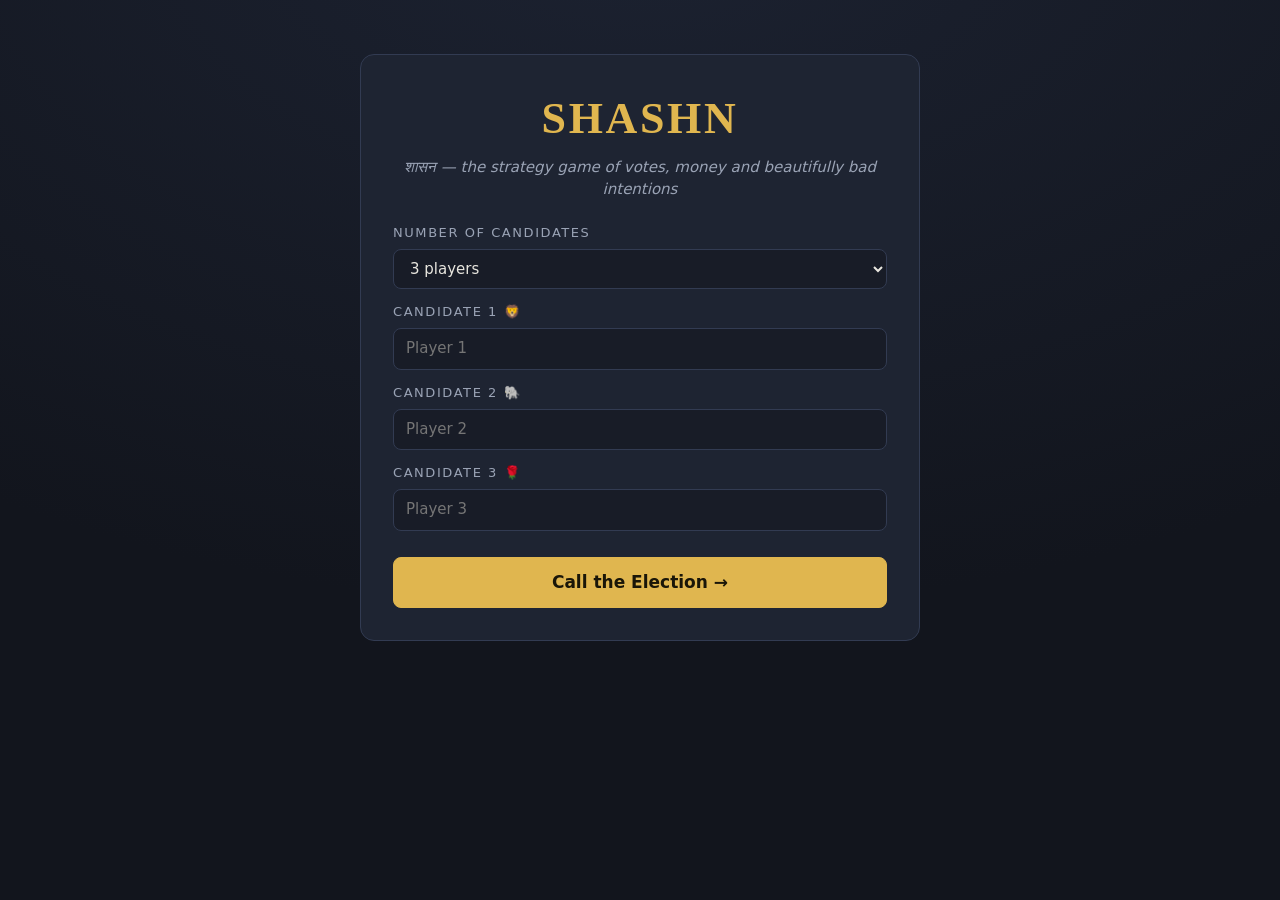
<file: shashn/index.html>
<!doctype html>
<html lang="en">
<head>
<meta charset="utf-8">
<meta name="viewport" content="width=device-width, initial-scale=1">
<meta name="description" content="Shashn — a satirical political strategy board game. Win majorities in 9 zones with voters, ideology, gerrymandering and conspiracies.">
<title>Shashn — The Strategy Game of Politics</title>
<style>
  :root{
    --bg:#12151d;
    --bg2:#181c27;
    --panel:#1e2432;
    --panel2:#242b3c;
    --line:#323b52;
    --ink:#e8e6df;
    --muted:#9aa3b5;
    --gold:#e0b64f;
    --gold-dim:#9a7d34;
    --bad:#e05252;
    --good:#46b06e;
    --display:Georgia,"Times New Roman",serif;
    --body:system-ui,"Segoe UI",Roboto,sans-serif;
  }
  *{box-sizing:border-box;margin:0;padding:0}
  html,body{min-height:100%}
  body{background:radial-gradient(1200px 700px at 50% -10%,#1c2231,var(--bg));color:var(--ink);font-family:var(--body);font-size:15px;line-height:1.45}
  button{font:inherit;color:inherit;cursor:pointer}
  h1,h2,h3{font-family:var(--display)}
  .btn{background:var(--panel2);border:1px solid var(--line);border-radius:8px;padding:7px 14px;color:var(--ink)}
  .btn:hover:not(:disabled){border-color:var(--gold-dim)}
  .btn:disabled{opacity:.38;cursor:not-allowed}
  .btn.primary{background:var(--gold);border-color:var(--gold);color:#1a1608;font-weight:600}
  .btn.danger{border-color:#7a3a3a;color:#f0b1b1}
  .btn.small{padding:3px 10px;font-size:13px}

  /* ---------- setup ---------- */
  .setup{max-width:560px;margin:6vh auto;padding:32px;background:var(--panel);border:1px solid var(--line);border-radius:14px;text-align:center}
  .setup h1{font-size:44px;color:var(--gold);letter-spacing:.06em}
  .setup .tag{color:var(--muted);margin:6px 0 24px;font-style:italic}
  .setup label{display:block;text-align:left;margin:14px 0 6px;color:var(--muted);font-size:13px;text-transform:uppercase;letter-spacing:.12em}
  .setup select,.setup input{width:100%;padding:9px 12px;background:var(--bg2);border:1px solid var(--line);border-radius:8px;color:var(--ink);font:inherit}
  .setup .start{margin-top:26px;width:100%;padding:12px;font-size:17px}
  .lobby{max-width:560px;margin:14vh auto;text-align:center;color:var(--muted)}
  .lobby h1{color:var(--gold);font-size:34px;margin-bottom:10px}

  /* ---------- layout ---------- */
  header.top{display:flex;align-items:center;gap:14px;padding:12px 18px;border-bottom:1px solid var(--line);background:rgba(18,21,29,.9);position:sticky;top:0;z-index:5;flex-wrap:wrap}
  header.top h1{font-size:22px;color:var(--gold);letter-spacing:.08em}
  header.top .sub{color:var(--muted);font-size:13px}
  header.top .spacer{flex:1}
  .game{display:flex;gap:16px;padding:16px;align-items:flex-start;max-width:1500px;margin:0 auto}
  @media(max-width:1020px){.game{flex-direction:column}.side{width:100%!important}}

  /* ---------- hint bar (pick mode) ---------- */
  .hintbar{position:fixed;left:50%;transform:translateX(-50%);bottom:18px;z-index:60;background:var(--gold);color:#1a1608;padding:10px 16px;border-radius:10px;display:flex;gap:14px;align-items:center;box-shadow:0 6px 24px rgba(0,0,0,.5);font-weight:600;max-width:92vw}
  .hintbar .btn{background:#1a1608;color:var(--gold);border:none}

  /* ---------- board ---------- */
  .board{flex:1;display:grid;grid-template-columns:repeat(3,1fr);gap:12px;min-width:0}
  .zone{background:var(--panel);border:1px solid var(--line);border-radius:12px;padding:10px 12px;min-height:130px;position:relative;transition:border-color .15s, box-shadow .15s}
  .zone.decided{border-color:var(--gold-dim);background:linear-gradient(180deg,#25293a,var(--panel))}
  .zone.pickable{border-color:var(--gold);box-shadow:0 0 0 2px var(--gold),0 0 18px rgba(224,182,79,.35);cursor:pointer}
  .z-head{display:flex;justify-content:space-between;align-items:baseline;margin-bottom:8px;gap:6px}
  .z-name{font-family:var(--display);font-size:15px}
  .z-nums{font-weight:700;color:var(--gold);font-size:15px;white-space:nowrap}
  .z-nums small{color:var(--muted);font-weight:400}
  .z-slots{display:flex;flex-wrap:wrap;gap:5px}
  .slot{width:20px;height:20px;border-radius:50%;border:2px dashed #46506b;display:inline-flex;align-items:center;justify-content:center;font-size:11px;line-height:1;position:relative}
  .slot.vol{border:2px solid #000;background:#0a0b0f;box-shadow:inset 0 0 0 2px #000, 0 0 0 1px #444}
  .slot.filled{border-style:solid;border-color:rgba(255,255,255,.55)}
  .slot.filled.vol{border-color:#000}
  .slot.flip{box-shadow:0 0 6px 1px rgba(224,182,79,.8);border-color:var(--gold)}
  .slot.lock::after{content:"";position:absolute;inset:-4px;border:1px solid #000;border-radius:50%}
  .slot.pickable{cursor:pointer;box-shadow:0 0 0 2px var(--gold),0 0 10px rgba(224,182,79,.7)}
  .z-owner{margin-top:8px;font-size:12.5px;color:var(--gold)}
  .z-vol-note{position:absolute;top:8px;right:10px}

  /* ---------- sidebar ---------- */
  .side{width:390px;flex-shrink:0;display:flex;flex-direction:column;gap:12px}
  .side.noclick .panel:not(.logpanel){opacity:.55;pointer-events:none}
  .panel{background:var(--panel);border:1px solid var(--line);border-radius:12px;padding:12px 14px}
  .panel h3{font-size:13px;text-transform:uppercase;letter-spacing:.14em;color:var(--muted);margin-bottom:9px;font-family:var(--body)}
  .cur-name{font-family:var(--display);font-size:21px;display:flex;align-items:center;gap:8px;margin-bottom:2px}
  .cur-name .dot{width:14px;height:14px;border-radius:50%;display:inline-block}
  .cur-score{color:var(--gold);font-size:13px;margin-bottom:8px}
  .chips{display:flex;gap:8px;flex-wrap:wrap;margin-bottom:10px}
  .chip{display:flex;align-items:center;gap:5px;background:var(--bg2);border:1px solid var(--line);border-radius:20px;padding:3px 10px 3px 6px;font-size:14px}
  .chip b{font-size:15px}
  .ideos{display:grid;grid-template-columns:1fr 1fr;gap:6px;margin-bottom:10px}
  .ideo{background:var(--bg2);border:1px solid var(--line);border-radius:8px;padding:5px 8px;font-size:12.5px;display:flex;align-items:center;gap:6px}
  .ideo .lv{margin-left:auto;font-weight:700;color:var(--gold)}
  .ideo .pw{font-size:10px;color:var(--good)}
  .actions{display:grid;grid-template-columns:1fr 1fr;gap:7px}
  .actions .wide{grid-column:1/-1}
  .hand{margin-top:10px}
  .hcard{display:flex;align-items:center;gap:8px;background:var(--bg2);border:1px solid var(--line);border-radius:8px;padding:6px 9px;margin-top:6px;font-size:13px}
  .hcard .nm{font-weight:600;color:var(--gold)}
  .hcard .btn{margin-left:auto}

  /* ---------- market ---------- */
  .mrow{display:flex;gap:8px;flex-wrap:wrap}
  .vcard{background:var(--bg2);border:1px solid var(--line);border-radius:10px;padding:8px 10px;min-width:78px;text-align:center;cursor:pointer;transition:border-color .12s}
  .vcard:hover{border-color:var(--gold)}
  .vcard.cant{opacity:.45;cursor:not-allowed}
  .vcard .sz{font-size:17px;font-weight:700}
  .vcard .cost{font-size:13px;margin-top:3px;letter-spacing:.05em}
  .ccard{background:var(--bg2);border:1px solid #59406b;border-radius:10px;padding:8px 10px;flex:1;min-width:150px;cursor:pointer;font-size:12.5px}
  .ccard:hover{border-color:#a06ee0}
  .ccard.cant{opacity:.45;cursor:not-allowed}
  .ccard .nm{font-weight:700;color:#c9a6ee}
  .ccard .cost{color:var(--muted)}

  /* ---------- players strip ---------- */
  .prow{display:flex;align-items:center;gap:8px;padding:5px 0;border-bottom:1px dashed #2a3247;font-size:13px}
  .prow:last-child{border-bottom:none}
  .prow .dot{width:11px;height:11px;border-radius:50%}
  .prow .nm{font-weight:600;min-width:80px}
  .prow .mini{color:var(--muted);font-size:12px;margin-left:auto;text-align:right}
  .prow.active .nm{color:var(--gold)}

  /* ---------- log ---------- */
  .logpanel .entries{max-height:190px;overflow-y:auto;font-size:12.5px;color:var(--muted);display:flex;flex-direction:column;gap:4px}
  .logpanel .entries div:first-child{color:var(--ink)}

  /* ---------- modal ---------- */
  .overlay{position:fixed;inset:0;background:rgba(6,8,12,.72);z-index:80;display:flex;align-items:center;justify-content:center;padding:18px}
  .modal{background:var(--panel);border:1px solid var(--gold-dim);border-radius:14px;padding:22px 24px;max-width:520px;width:100%;max-height:88vh;overflow-y:auto;box-shadow:0 20px 60px rgba(0,0,0,.6)}
  .modal h3{color:var(--gold);font-size:20px;margin-bottom:10px}
  .m-body,.m-desc{color:var(--ink);margin-bottom:10px}
  .m-desc{color:var(--muted);font-size:13.5px}
  .m-btns{display:flex;gap:8px;justify-content:flex-end;flex-wrap:wrap;margin-top:14px}
  .m-body .q{font-family:var(--display);font-size:19px;margin-bottom:8px}
  .m-body .hint{color:var(--muted);font-size:13px;font-style:italic}
  .res-rows{display:flex;flex-direction:column;gap:7px;margin:8px 0}
  .res-row{display:flex;align-items:center;gap:9px;background:var(--bg2);border:1px solid var(--line);border-radius:8px;padding:6px 10px}
  .res-row .res-nm{flex:1;font-size:14px}
  .res-row .have{color:var(--muted);font-size:12px}
  .stp{width:30px;height:30px;border-radius:8px;background:var(--panel2);border:1px solid var(--line);font-size:17px}
  .qty{min-width:22px;text-align:center;font-weight:700}

  /* ---------- toast ---------- */
  .toast{position:fixed;top:64px;left:50%;transform:translateX(-50%);background:var(--panel2);border:1px solid var(--gold-dim);color:var(--ink);padding:9px 18px;border-radius:10px;z-index:90;box-shadow:0 8px 30px rgba(0,0,0,.5);animation:tfade 2.6s forwards}
  @keyframes tfade{0%{opacity:0;translate:0 -6px}10%{opacity:1;translate:0 0}80%{opacity:1}100%{opacity:0}}

  /* ---------- end screen ---------- */
  .endwrap{max-width:620px;margin:8vh auto;text-align:center;padding:0 16px}
  .endwrap h1{color:var(--gold);font-size:40px;margin-bottom:6px}
  .stand{background:var(--panel);border:1px solid var(--line);border-radius:12px;margin-top:18px;padding:8px 0}
  .stand .prow{padding:10px 18px;font-size:16px}
  .stand .pts{margin-left:auto;color:var(--gold);font-weight:700}

  .rules h4{color:var(--gold);margin:12px 0 4px;font-family:var(--body);font-size:14px}
  .rules p,.rules li{font-size:13.5px;color:var(--ink)}
  .rules ul{padding-left:18px}
</style>
</head>
<body>
<div id="app"></div>
<script>
'use strict';
/* ================= utilities ================= */
const $=s=>document.querySelector(s);
function el(t,c,h){const e=document.createElement(t);if(c)e.className=c;if(h!=null)e.innerHTML=h;return e;}
function shuffle(a){for(let i=a.length-1;i>0;i--){const j=Math.random()*(i+1)|0;[a[i],a[j]]=[a[j],a[i]];}return a;}

/* ================= static data ================= */
const RES=[
  {id:'funds',name:'Campaign Funds',icon:'💰'},
  {id:'media',name:'Media Attention',icon:'📺'},
  {id:'trust',name:"People's Trust",icon:'🤝'},
  {id:'clout',name:'Clout on the Street',icon:'✊'},
];
const RESBY=Object.fromEntries(RES.map(r=>[r.id,r]));
const rsum=o=>RES.reduce((n,r)=>n+(o[r.id]||0),0);
const fmtRes=o=>RES.filter(r=>o[r.id]).map(r=>`${o[r.id]}${r.icon}`).join(' ')||'nothing';

const IDEO=[
  {id:'cap', name:'Capitalist', res:'funds', icon:'🏦'},
  {id:'sup', name:'Supremo',    res:'clout', icon:'👑'},
  {id:'show',name:'Showstopper',res:'media', icon:'🎤'},
  {id:'idea',name:'Idealist',   res:'trust', icon:'🕊️'},
];
const IDEOBY=Object.fromEntries(IDEO.map(d=>[d.id,d]));

const COLORS=[
  {c:'#e05252',sym:'🦁'},{c:'#4f8de0',sym:'🐘'},
  {c:'#46b06e',sym:'🌹'},{c:'#e0a23f',sym:'☀️'},{c:'#a06ee0',sym:'⭐'},
];

/* 9 zones; maj = votes needed for majority, total = seats; vol = volatile (black-circle) spots.
   Volatile spots across the map: 1+1+1+2+2+1+1+1+1 = 11. */
const ZONE_DEFS=[
  {name:'North-West', total:11, maj:6, vol:1},
  {name:'North',      total:13, maj:7, vol:1},
  {name:'North-East', total:9,  maj:5, vol:1},
  {name:'West',       total:15, maj:8, vol:2},
  {name:'The Capital',total:17, maj:9, vol:2},
  {name:'East',       total:13, maj:7, vol:1},
  {name:'South-West', total:9,  maj:5, vol:1},
  {name:'South',      total:15, maj:8, vol:1},
  {name:'South-East', total:11, maj:6, vol:1},
];
/* Orthogonal neighbours are always adjacent. Bigger zones (15+ seats) also
   reach diagonally — the bigger the zone, the more zones it can gerrymander. */
function adjacent(a,b){
  const ax=a%3,ay=a/3|0,bx=b%3,by=b/3|0;
  const dx=Math.abs(ax-bx),dy=Math.abs(ay-by);
  if(dx+dy===1)return true;
  if(dx===1&&dy===1)return ZONE_DEFS[a].total>=15||ZONE_DEFS[b].total>=15;
  return false;
}

/* Ideology cards: question on top, Yes/No answers. The ideologue and the
   resource payout stay hidden until the player has answered. */
const IDEO_QS=[
  {q:'Should the city sell naming rights to public parks?',a:[{t:'Yes',i:'cap',n:2},{t:'No',i:'idea',n:1}]},
  {q:'Should every rally end with a laser-and-fireworks show?',a:[{t:'Yes',i:'show',n:2},{t:'No',i:'cap',n:1}]},
  {q:"Should the Leader's portrait hang in every classroom?",a:[{t:'Yes',i:'sup',n:2},{t:'No',i:'idea',n:1}]},
  {q:'Should big donors get a fast lane at City Hall?',a:[{t:'Yes',i:'cap',n:3},{t:'No',i:'idea',n:2}]},
  {q:'Should the TV debate be replaced with a talent show?',a:[{t:'Yes',i:'show',n:2},{t:'No',i:'idea',n:1}]},
  {q:'Is loyalty to the Leader worth more than the manifesto?',a:[{t:'Yes',i:'sup',n:3},{t:'No',i:'idea',n:1}]},
  {q:'Should potholes be fixed only where cameras are rolling?',a:[{t:'Yes',i:'show',n:1},{t:'No',i:'idea',n:2}]},
  {q:'Should the youth wing get free megaphones?',a:[{t:'Yes',i:'show',n:1},{t:'No',i:'sup',n:1}]},
  {q:'Promise everything now, figure it out after the election?',a:[{t:'Yes',i:'show',n:2},{t:'No',i:'idea',n:2}]},
  {q:'Should party tickets go to the highest bidder?',a:[{t:'Yes',i:'cap',n:2},{t:'No',i:'idea',n:2}]},
  {q:'Should dissenting officers be transferred to remote districts?',a:[{t:'Yes',i:'sup',n:2},{t:'No',i:'idea',n:1}]},
  {q:'Should the manifesto be one page, mostly pictures?',a:[{t:'Yes',i:'show',n:1},{t:'No',i:'idea',n:1}]},
  {q:'Should drinking water be priced by the market?',a:[{t:'Yes',i:'cap',n:3},{t:'No',i:'idea',n:2}]},
  {q:'Must every speech quote the Leader at least five times?',a:[{t:'Yes',i:'sup',n:2},{t:'No',i:'show',n:1}]},
  {q:'Campaign in poetry, govern in spreadsheets?',a:[{t:'Yes',i:'idea',n:2},{t:'No',i:'cap',n:2}]},
  {q:'Should street protests need a paid permit?',a:[{t:'Yes',i:'cap',n:2},{t:'No',i:'idea',n:1}]},
  {q:'Should the party anthem play before every movie?',a:[{t:'Yes',i:'sup',n:1},{t:'No',i:'show',n:1}]},
  {q:'Should billboards outnumber trees on Main Street?',a:[{t:'Yes',i:'cap',n:2},{t:'No',i:'idea',n:1}]},
  {q:'Should we govern by viral poll?',a:[{t:'Yes',i:'show',n:2},{t:'No',i:'sup',n:1}]},
  {q:"Should rivals' scandals be leaked at 9 PM sharp?",a:[{t:'Yes',i:'show',n:2},{t:'No',i:'idea',n:1}]},
  {q:'Should the census count followers instead of citizens?',a:[{t:'Yes',i:'show',n:1},{t:'No',i:'idea',n:1}]},
  {q:'Should ministries be run like franchises?',a:[{t:'Yes',i:'cap',n:2},{t:'No',i:'sup',n:1}]},
  {q:"Should the Leader's birthday be a public holiday?",a:[{t:'Yes',i:'sup',n:2},{t:'No',i:'cap',n:1}]},
  {q:'Free buses for everyone, paid for somehow?',a:[{t:'Yes',i:'idea',n:2},{t:'No',i:'cap',n:2}]},
  {q:'Should whistle-blowers get medals?',a:[{t:'Yes',i:'idea',n:2},{t:'No',i:'sup',n:2}]},
  {q:'Should every promise come with a money-back guarantee?',a:[{t:'Yes',i:'cap',n:1},{t:'No',i:'show',n:1}]},
  {q:'Should slum rooftops become advertising space?',a:[{t:'Yes',i:'cap',n:2},{t:'No',i:'idea',n:1}]},
  {q:"Should exit polls be banned until you're winning?",a:[{t:'Yes',i:'sup',n:2},{t:'No',i:'idea',n:1}]},
];

/* Conspiracy cards cost 4–5 resources (any mix) and can be held for later. */
const CONSP_DEFS=[
  {id:'recount', name:'Recount',        cost:4,desc:'Move any one blank, unlocked voter to an adjacent zone — no gerrymandering rights needed.'},
  {id:'warchest',name:'War Chest',      cost:4,desc:'Take 3 resources of your choice from the public reserve.'},
  {id:'blackout',name:'Media Blackout', cost:4,desc:'Choose a rival: they cannot gerrymander on their next turn.'},
  {id:'fakenews',name:'Fake News',      cost:5,desc:'Remove one rival blank, unlocked voter from the board.'},
  {id:'defect',  name:'Defection',      cost:5,desc:'One rival blank, unlocked voter switches to your party.'},
  {id:'horse',   name:'Horse Trading',  cost:5,desc:'Steal 2 random resources from a rival.'},
  {id:'sting',   name:'Sting Operation',cost:5,desc:'A rival of your choice must discard 3 resources.'},
  {id:'rally',   name:'Snap Rally',     cost:5,desc:'Place 2 free voters on normal spots in one zone.'},
];

/* Headline cards drop when a voter enters a volatile (black-circle) area.
   Resolved at the end of that round. Mostly bad news. */
const HEADLINE_DEFS=[
  {id:'scandal',  name:'Scandal Breaks!',          bad:1,desc:'Discard 2 resources.'},
  {id:'probe',    name:'Funding Probe',            bad:1,desc:'Lose 3 Campaign Funds.'},
  {id:'smear',    name:'Smear Campaign',           bad:1,desc:"Lose 2 People's Trust."},
  {id:'oped',     name:'Hostile Op-Ed',            bad:1,desc:'Lose 2 Media Attention.'},
  {id:'riot',     name:'Riots Erupt',              bad:1,desc:'Every party loses one blank voter in this zone.'},
  {id:'crackdown',name:'Police Crackdown',         bad:1,desc:'Remove one of your blank voters from this zone (the volatile voter itself is untouchable).'},
  {id:'curfew',   name:'Curfew Imposed',           bad:1,desc:'You cannot gerrymander on your next turn.'},
  {id:'booth',    name:'Booth-Capture Allegations',bad:1,desc:'The rival with the most votes in this zone places one free voter here.'},
  {id:'sympathy', name:'Sympathy Wave',            bad:0,desc:'Gain 2 resources of your choice.'},
  {id:'viral',    name:'Viral Moment',             bad:0,desc:'Gain 3 Media Attention.'},
  {id:'hero',     name:'Local Hero',               bad:0,desc:'Gain 2 Clout on the Street.'},
  {id:'ground',   name:'Ground Report',            bad:0,desc:'Place one free voter on a normal spot in this zone.'},
];

/* Voter cards come in 3 sizes: 1, 2 or 3 voters. Cost = 2 resources per voter,
   printed in up to two resource types. */
function mkVoterCard(size){
  const total=size*2,cost={};
  const t1=RES[Math.random()*4|0].id;
  let t2=RES[Math.random()*4|0].id;
  if(t2===t1)t2=RES[(RES.findIndex(r=>r.id===t1)+1)%4].id;
  const k=Math.random()<.4?total:1+(Math.random()*(total-1)|0);
  cost[t1]=k;
  if(k<total)cost[t2]=(cost[t2]||0)+(total-k);
  return {size,cost};
}
function buildVoterDeck(){
  const d=[];
  for(let i=0;i<12;i++)d.push(mkVoterCard(1));
  for(let i=0;i<10;i++)d.push(mkVoterCard(2));
  for(let i=0;i<8;i++)d.push(mkVoterCard(3));
  return shuffle(d);
}
function buildDeck(defs,copies){
  const d=[];
  defs.forEach(x=>{for(let i=0;i<copies;i++)d.push({...x});});
  return shuffle(d);
}
function draw(deck,discard){
  if(!deck.length&&discard.length)deck.push(...shuffle(discard.splice(0)));
  return deck.pop();
}

/* ================= state ================= */
let S={screen:'setup'};
const cp=()=>S.players[S.cur];

function newGame(names){
  S={
    screen:'game',round:1,log:[],pick:null,pending:[],
    players:names.map((n,i)=>({
      name:n,color:COLORS[i].c,sym:COLORS[i].sym,
      res:{funds:0,media:0,trust:0,clout:0},
      ideo:{cap:[],sup:[],show:[],idea:[]},
      hand:[],score:0,noGerry:0,
    })),
    zones:ZONE_DEFS.map((z,i)=>({
      ...z,idx:i,decided:null,
      slots:Array.from({length:z.total},(_,k)=>({p:null,flip:false,lock:false,vol:k>=z.total-z.vol})),
    })),
    decks:{
      voter:buildVoterDeck(),voterDis:[],
      ideo:buildDeck(IDEO_QS,2),ideoDis:[],
      consp:buildDeck(CONSP_DEFS,2),conspDis:[],
      head:buildDeck(HEADLINE_DEFS,2),headDis:[],
    },
    market:[],offer:[],cur:0,first:0,flags:{},
  };
  for(let i=0;i<4;i++)S.market.push(draw(S.decks.voter,S.decks.voterDis));
  for(let i=0;i<2;i++)S.offer.push(draw(S.decks.consp,S.decks.conspDis));
}

/* ================= small helpers ================= */
function log(msg){S.log.push(`R${S.round||'-'} · ${msg}`);}
function toast(msg){const t=el('div','toast',msg);document.body.append(t);setTimeout(()=>t.remove(),2700);}
function gain(p,o){RES.forEach(r=>p.res[r.id]+=o[r.id]||0);}
function lose(p,o){RES.forEach(r=>p.res[r.id]=Math.max(0,p.res[r.id]-(o[r.id]||0)));}
function canPay(p,cost){return RES.every(r=>p.res[r.id]>=(cost[r.id]||0));}
function zoneCounts(z){const c=S.players.map(()=>0);z.slots.forEach(s=>{if(s.p!=null)c[s.p]++;});return c;}
function freeNormal(z){return z.slots.filter(s=>s.p==null&&!s.vol);}
function freeVol(z){return z.slots.filter(s=>s.p==null&&s.vol);}
function freeCount(z){return z.slots.filter(s=>s.p==null).length;}
function maxLevel(p){return Math.max(...IDEO.map(d=>p.ideo[d.id].length));}
function rightsZones(pi){
  return S.zones.filter(z=>{
    const c=zoneCounts(z),m=Math.max(...c);
    return m>0&&c[pi]===m&&c.filter(x=>x===m).length===1;
  }).map(z=>z.idx);
}

/* ================= modal & pickers ================= */
function modal(o){
  return new Promise(res=>{
    const ov=el('div','overlay'),m=el('div','modal');
    if(o.title)m.append(el('h3',null,o.title));
    if(o.body)m.append(typeof o.body==='string'?el('div','m-body',o.body):o.body);
    const bb=el('div','m-btns');
    (o.buttons||[{label:'OK',value:true,cls:'btn primary'}]).forEach(b=>{
      const btn=el('button',b.cls||'btn',b.label);
      btn.onclick=()=>{ov.remove();res(b.value);};
      bb.append(btn);
    });
    m.append(bb);ov.append(m);document.body.append(ov);
  });
}

/* Pick n resources with steppers. o:{title,desc,min,max,limit(id)->max,cancellable} */
function pickRes(o){
  return new Promise(res=>{
    const cnt={funds:0,media:0,trust:0,clout:0};
    const ov=el('div','overlay'),m=el('div','modal');
    m.append(el('h3',null,o.title));
    if(o.desc)m.append(el('div','m-desc',o.desc));
    const rows=el('div','res-rows'),info=el('div','m-desc');
    const ok=el('button','btn primary','Confirm');
    const qty={};
    const lim=id=>o.limit?o.limit(id):99;
    const upd=()=>{
      const t=rsum(cnt);
      info.textContent=`Selected: ${t}`+(o.max!=null?` / ${o.max}`:'')+(o.min&&o.min!==o.max?` (min ${o.min})`:'');
      ok.disabled=t<(o.min||0)||(o.max!=null&&t>o.max);
      RES.forEach(r=>qty[r.id].textContent=cnt[r.id]);
    };
    RES.forEach(r=>{
      const row=el('div','res-row');
      row.append(el('span',null,r.icon),el('span','res-nm',r.name),el('span','have',o.limit?`have ${lim(r.id)}`:''));
      const minus=el('button','stp','−'),q=el('span','qty','0'),plus=el('button','stp','+');
      qty[r.id]=q;
      minus.onclick=()=>{if(cnt[r.id]>0){cnt[r.id]--;upd();}};
      plus.onclick=()=>{if(cnt[r.id]<lim(r.id)&&(o.max==null||rsum(cnt)<o.max)){cnt[r.id]++;upd();}};
      row.append(minus,q,plus);rows.append(row);
    });
    m.append(rows,info);
    const bb=el('div','m-btns');
    if(o.cancellable){const c=el('button','btn','Cancel');c.onclick=()=>{ov.remove();res(null);};bb.append(c);}
    ok.onclick=()=>{ov.remove();res({...cnt});};
    bb.append(ok);m.append(bb);ov.append(m);document.body.append(ov);upd();
  });
}

async function pickPlayer(title,excludeIdx){
  const btns=S.players.map((p,i)=>i===excludeIdx?null:{label:`${p.sym} ${p.name}`,value:i}).filter(Boolean);
  btns.push({label:'Cancel',value:null});
  return modal({title,buttons:btns});
}

function pickZone(hint,filter){return new Promise(r=>{S.pick={type:'zone',hint,filter,resolve:r};render();});}
function pickSlot(hint,filter){return new Promise(r=>{S.pick={type:'slot',hint,filter,resolve:r};render();});}
function endPick(v){const r=S.pick.resolve;S.pick=null;render();r(v);}

async function capCheck(p){
  const t=rsum(p.res);
  if(t>12){
    const d=await pickRes({title:`${p.name}: over the 12-resource limit!`,desc:`A player may hold at most 12 resources. Discard ${t-12} now.`,min:t-12,max:t-12,limit:id=>p.res[id]});
    lose(p,d);
    log(`${p.name} discards ${fmtRes(d)} (12-resource limit).`);
  }
}

/* ================= majority & placement ================= */
function checkMajority(zi){
  const z=S.zones[zi];
  if(z.decided!=null)return;
  const c=zoneCounts(z);
  for(let pi=0;pi<S.players.length;pi++){
    if(c[pi]>=z.maj){
      z.decided=pi;
      const mine=z.slots.filter(s=>s.p===pi);
      mine.sort((a,b)=>(b.lock?1:0)-(a.lock?1:0));
      for(let k=0;k<z.maj;k++)mine[k].flip=true;
      S.players[pi].score+=z.maj;
      log(`🎉 ${S.players[pi].name} forms the MAJORITY in ${z.name} — ${z.maj} points! Tokens flip to the party symbol.`);
      toast(`🎉 ${S.players[pi].name} takes ${z.name} (+${z.maj})`);
      if(S.zones.every(x=>x.decided!=null))endGame();
      return;
    }
  }
}

async function placeVoters(pi,zi,n,allowVol){
  const z=S.zones[zi];
  let volN=0;
  if(allowVol&&freeVol(z).length>0){
    const nf=freeNormal(z).length,vf=freeVol(z).length;
    const minV=Math.max(0,n-nf),maxV=Math.min(n,vf);
    if(maxV>0){
      if(minV===maxV)volN=minV;
      else volN=await modal({
        title:'Volatile spots ⚫',
        body:`How many of the ${n} voter(s) go on <b>volatile</b> (black-circle) spots in ${z.name}?<br><span class="hint">Each drops a Headline at the end of this round, and that voter is locked in place forever.</span>`,
        buttons:Array.from({length:maxV-minV+1},(_,k)=>({label:String(minV+k),value:minV+k})),
      });
    }
  }
  for(let k=0;k<n;k++){
    const vol=k<volN;
    const slot=(vol?freeVol(z):freeNormal(z))[0];
    slot.p=pi;
    if(vol){
      slot.lock=true;
      S.pending.push({p:pi,z:zi});
      log(`⚫ ${S.players[pi].name}'s voter enters a volatile area in ${z.name} — a Headline drops at round end.`);
    }
  }
}

/* ================= voter cards ================= */
async function buyVoter(i){
  const p=cp(),c=S.market[i];
  if(!c)return;
  if(!canPay(p,c.cost))return toast('Not enough resources for that voter card.');
  const zi=await pickZone(`Place ${c.size} voter(s) — all voters from one card go to the SAME zone.`,
    z=>z.decided==null&&freeCount(z)>=c.size);
  if(zi==null)return;
  lose(p,c.cost);
  log(`${p.name} pays ${fmtRes(c.cost)} to the public reserve for a ${c.size}-voter card → ${S.zones[zi].name}.`);
  await placeVoters(S.cur,zi,c.size,true);
  S.decks.voterDis.push(c);
  S.market[i]=draw(S.decks.voter,S.decks.voterDis);
  checkMajority(zi);
  render();
}

/* ================= ideology ================= */
async function answerIdeology(){
  if(S.flags.ideo)return toast('One ideology question per turn.');
  const card=draw(S.decks.ideo,S.decks.ideoDis);
  if(!card){S.flags.ideo=true;return toast('The ideology deck is exhausted.');}
  const p=cp();
  const pick=await modal({
    title:'📜 Ideology Question',
    body:`<div class="q">${card.q}</div><p class="hint">The reader tells you only the question and the two answers. The ideologue and reward stay hidden — answer carefully.</p>`,
    buttons:[{label:card.a[0].t,value:0,cls:'btn primary'},{label:card.a[1].t,value:1,cls:'btn primary'}],
  });
  const ans=card.a[pick],d=IDEOBY[ans.i];
  p.ideo[ans.i].push(card);
  gain(p,{[d.res]:ans.n});
  S.flags.ideo=true;
  const lvl=p.ideo[ans.i].length;
  log(`${p.name} answers "${ans.t}" — +${ans.n} ${RESBY[d.res].name}; ${d.name} rises to level ${lvl}.`);
  await modal({
    title:`${d.icon} ${d.name} — level ${lvl}`,
    body:`That answer belonged to the <b>${d.name}</b>. The card goes under that ideologue on your mat.<br>You gain <b>${ans.n} ${RESBY[d.res].icon} ${RESBY[d.res].name}</b>.`+
      (lvl===3?'<br><b style="color:var(--good)">Level 3 power unlocked: Backroom Exchange.</b>':'')+
      (lvl===5?'<br><b style="color:var(--good)">Level 5 power unlocked: Influence.</b>':''),
  });
  await capCheck(p);
  render();
}

/* ================= moving voters ================= */
/* o:{rights:[zi]|null, ownOnly, hint} */
async function moveVoterFlow(o){
  const targets=zi=>S.zones.filter(t=>
    t.idx!==zi&&adjacent(zi,t.idx)&&t.decided==null&&freeCount(t)>0&&
    (!o.rights||o.rights.includes(zi)||o.rights.includes(t.idx))
  ).map(t=>t.idx);
  const valid=(zi,s)=>s.p!=null&&!s.flip&&!s.lock&&(!o.ownOnly||s.p===S.cur)&&targets(zi).length>0;
  if(!S.zones.some(z=>z.slots.some(s=>valid(z.idx,s)))){toast('No voter can legally be moved.');return null;}
  const picked=await pickSlot(o.hint,valid);
  if(!picked)return null;
  const fz=picked.z,slot=S.zones[fz].slots[picked.s];
  const tz=await pickZone('Choose the destination zone.',z=>targets(fz).includes(z.idx));
  if(tz==null)return null;
  const z=S.zones[tz],nf=freeNormal(z).length,vf=freeVol(z).length;
  let vol=false;
  if(nf&&vf)vol=await modal({title:'Which spot?',body:'Volatile spots drop a Headline at round end and lock the voter forever.',buttons:[{label:'Normal spot',value:false},{label:'Volatile ⚫',value:true}]});
  else vol=vf>0;
  const dest=(vol?freeVol(z):freeNormal(z))[0];
  dest.p=slot.p;slot.p=null;
  if(vol){
    dest.lock=true;
    S.pending.push({p:dest.p,z:tz});
    log(`⚫ ${S.players[dest.p].name}'s voter lands in a volatile area of ${z.name}!`);
  }
  checkMajority(tz);
  return {from:fz,to:tz,who:dest.p};
}

async function gerrymander(){
  const p=cp();
  if(S.flags.gerry)return toast('You already gerrymandered this turn.');
  const rights=rightsZones(S.cur);
  if(!rights.length)return toast('No gerrymandering rights: you must ALONE hold the most votes in a zone (ties give nobody rights).');
  const r=await moveVoterFlow({rights,hint:'Gerrymander: pick any blank voter to move into or out of a zone you dominate.'});
  if(r){
    S.flags.gerry=true;
    log(`🗺️ ${p.name} gerrymanders a ${S.players[r.who].name} voter: ${S.zones[r.from].name} → ${S.zones[r.to].name}.`);
    render();
  }
}

/* ================= trade & powers ================= */
async function trade(){
  const p=cp();
  const oi=await pickPlayer('Trade with which rival?',S.cur);
  if(oi==null)return;
  const o=S.players[oi];
  const give=await pickRes({title:`${p.name} gives…`,min:1,limit:id=>p.res[id],cancellable:true});
  if(!give)return;
  const get=await pickRes({title:`${p.name} asks from ${o.name}…`,desc:'Donations are illegal in Shashn — both sides must give at least one resource.',min:1,limit:id=>o.res[id],cancellable:true});
  if(!get)return;
  const ok=await modal({title:`${o.name}, do you accept?`,body:`You give ${fmtRes(get)} and receive ${fmtRes(give)}.`,buttons:[{label:'Refuse',value:false},{label:'Accept',value:true,cls:'btn primary'}]});
  if(!ok){toast('Trade refused.');return;}
  lose(p,give);gain(o,give);lose(o,get);gain(p,get);
  log(`🤝 ${p.name} ⇄ ${o.name}: ${fmtRes(give)} for ${fmtRes(get)}.`);
  await capCheck(o);await capCheck(p);
  render();
}

async function exchangePower(){
  const p=cp();
  if(maxLevel(p)<3)return toast('Reach level 3 in any ideologue to unlock this.');
  if(S.flags.p3)return toast('Backroom Exchange already used this turn.');
  const opts=RES.filter(r=>p.res[r.id]>=2);
  if(!opts.length)return toast('You need 2 identical resources to pay.');
  const pay=await modal({title:'🔁 Backroom Exchange (Lv 3)',body:'Pay 2 identical resources to the reserve, take 1 of your choice.',
    buttons:[...opts.map(r=>({label:`Pay 2 ${r.icon}`,value:r.id})),{label:'Cancel',value:null}]});
  if(!pay)return;
  const g=await pickRes({title:'Take 1 resource',min:1,max:1,cancellable:true});
  if(!g)return;
  p.res[pay]-=2;gain(p,g);
  S.flags.p3=true;
  log(`${p.name} uses Backroom Exchange: 2 ${RESBY[pay].icon} → ${fmtRes(g)}.`);
  render();
}

async function influencePower(){
  const p=cp();
  if(maxLevel(p)<5)return toast('Reach level 5 in any ideologue to unlock this.');
  if(S.flags.p5)return toast('Influence already used this turn.');
  const r=await moveVoterFlow({rights:null,ownOnly:true,hint:'Influence (Lv 5): move one of YOUR blank voters to an adjacent zone.'});
  if(r){
    S.flags.p5=true;
    log(`✨ ${p.name} uses Influence: voter moves ${S.zones[r.from].name} → ${S.zones[r.to].name}.`);
    render();
  }
}

/* ================= conspiracies ================= */
async function buyConsp(i){
  const p=cp(),c=S.offer[i];
  if(!c)return;
  if(S.flags.consp)return toast('One conspiracy purchase per turn.');
  if(rsum(p.res)<c.cost)return toast(`You need ${c.cost} resources (any mix).`);
  const pay=await pickRes({title:`Buy "${c.name}" — pay ${c.cost} resources (any mix)`,desc:c.desc,min:c.cost,max:c.cost,limit:id=>p.res[id],cancellable:true});
  if(!pay)return;
  lose(p,pay);
  p.hand.push(c);
  S.offer[i]=draw(S.decks.consp,S.decks.conspDis);
  S.flags.consp=true;
  log(`🕵️ ${p.name} buys the "${c.name}" conspiracy for ${fmtRes(pay)}.`);
  render();
}

async function playConsp(i){
  const p=cp(),c=p.hand[i];
  let done=false;
  switch(c.id){
    case 'warchest':{
      const g=await pickRes({title:'War Chest: take 3 resources',min:3,max:3,cancellable:true});
      if(g){gain(p,g);await capCheck(p);done=true;}
      break;
    }
    case 'recount':{
      done=!!(await moveVoterFlow({rights:null,hint:'Recount: move any blank, unlocked voter to an adjacent zone.'}));
      break;
    }
    case 'blackout':{
      const t=await pickPlayer('Blackout which rival?',S.cur);
      if(t!=null){S.players[t].noGerry++;toast(`${S.players[t].name} loses their next gerrymander.`);done=true;}
      break;
    }
    case 'fakenews':{
      const sl=await pickSlot('Fake News: remove one rival blank, unlocked voter.',(zi,s)=>s.p!=null&&s.p!==S.cur&&!s.flip&&!s.lock);
      if(sl){S.zones[sl.z].slots[sl.s].p=null;done=true;}
      break;
    }
    case 'defect':{
      const sl=await pickSlot('Defection: one rival blank voter joins your party.',(zi,s)=>s.p!=null&&s.p!==S.cur&&!s.flip&&!s.lock&&S.zones[zi].decided==null);
      if(sl){S.zones[sl.z].slots[sl.s].p=S.cur;checkMajority(sl.z);done=true;}
      break;
    }
    case 'horse':{
      const t=await pickPlayer('Steal 2 random resources from whom?',S.cur);
      if(t!=null){
        const v=S.players[t],pool=[];
        RES.forEach(r=>{for(let k=0;k<v.res[r.id];k++)pool.push(r.id);});
        const got={};
        for(let k=0;k<2&&pool.length;k++){
          const j=Math.random()*pool.length|0,id=pool.splice(j,1)[0];
          v.res[id]--;p.res[id]++;got[id]=(got[id]||0)+1;
        }
        toast(`Stolen from ${v.name}: ${fmtRes(got)}`);
        await capCheck(p);done=true;
      }
      break;
    }
    case 'sting':{
      const t=await pickPlayer('Sting which rival?',S.cur);
      if(t!=null){
        const v=S.players[t],n=Math.min(3,rsum(v.res));
        if(n>0){
          const d=await pickRes({title:`${v.name}: the sting lands — discard ${n}`,min:n,max:n,limit:id=>v.res[id]});
          lose(v,d);
        }
        done=true;
      }
      break;
    }
    case 'rally':{
      const zi=await pickZone('Snap Rally: place 2 free voters on normal spots in one zone.',z=>z.decided==null&&freeNormal(z).length>0);
      if(zi!=null){
        const n=Math.min(2,freeNormal(S.zones[zi]).length);
        await placeVoters(S.cur,zi,n,false);
        checkMajority(zi);done=true;
      }
      break;
    }
  }
  if(done){
    p.hand.splice(i,1);
    S.decks.conspDis.push(c);
    log(`🕵️ ${p.name} plays conspiracy: ${c.name}.`);
    render();
  }
}

/* ================= headlines ================= */
async function headlineEffect(c,pi,zi){
  const p=S.players[pi],z=S.zones[zi];
  switch(c.id){
    case 'scandal':{
      const n=Math.min(2,rsum(p.res));
      if(n>0){const d=await pickRes({title:`${p.name}: Scandal! Discard ${n}`,min:n,max:n,limit:id=>p.res[id]});lose(p,d);}
      break;
    }
    case 'probe': p.res.funds=Math.max(0,p.res.funds-3);break;
    case 'smear': p.res.trust=Math.max(0,p.res.trust-2);break;
    case 'oped':  p.res.media=Math.max(0,p.res.media-2);break;
    case 'curfew':p.noGerry++;break;
    case 'riot':
      S.players.forEach((pl,k)=>{
        const s=z.slots.find(s=>s.p===k&&!s.flip&&!s.lock);
        if(s)s.p=null;
      });
      break;
    case 'crackdown':{
      const s=z.slots.find(s=>s.p===pi&&!s.flip&&!s.lock);
      if(s)s.p=null;
      break;
    }
    case 'booth':{
      const cts=zoneCounts(z);cts[pi]=-1;
      const m=Math.max(...cts);
      const tops=cts.map((v,k)=>v===m?k:null).filter(v=>v!=null);
      if(m>0&&tops.length===1&&freeNormal(z).length>0){
        freeNormal(z)[0].p=tops[0];
        checkMajority(zi);
      }
      break;
    }
    case 'sympathy':{
      const g=await pickRes({title:`${p.name}: Sympathy Wave — gain 2`,min:2,max:2,cancellable:false});
      gain(p,g);await capCheck(p);
      break;
    }
    case 'viral': p.res.media+=3;await capCheck(p);break;
    case 'hero':  p.res.clout+=2;await capCheck(p);break;
    case 'ground':
      if(z.decided==null&&freeNormal(z).length>0){
        freeNormal(z)[0].p=pi;
        checkMajority(zi);
      }
      break;
  }
}

async function resolveHeadlines(){
  if(!S.pending.length)return;
  for(const pd of S.pending.splice(0)){
    const c=draw(S.decks.head,S.decks.headDis);
    if(!c)break;
    const p=S.players[pd.p],z=S.zones[pd.z];
    await modal({
      title:`📰 HEADLINE — ${c.name}`,
      body:`<i>Dateline: ${z.name}.</i><br>${c.desc}<br>Affects <b style="color:${p.color}">${p.sym} ${p.name}</b>.`,
      buttons:[{label:'Resolve',value:1,cls:c.bad?'btn danger':'btn primary'}],
    });
    await headlineEffect(c,pd.p,pd.z);
    S.decks.headDis.push(c);
    log(`📰 "${c.name}" hits ${p.name} in ${z.name}.`);
    if(S.screen==='end')return;
  }
  render();
}

/* ================= turn flow ================= */
async function startTurn(){
  const p=cp();
  S.flags={ideo:false,gerry:false,consp:false,p3:false,p5:false};
  if(p.noGerry>0){
    p.noGerry--;
    S.flags.gerry=true;
    log(`🚫 ${p.name} may not gerrymander this turn.`);
  }
  const inc={};
  IDEO.forEach(d=>{
    const n=Math.floor(p.ideo[d.id].length/2);
    if(n)inc[d.res]=(inc[d.res]||0)+n;
  });
  render();
  await modal({title:`${p.sym} ${p.name}'s turn`,body:`Round ${S.round}. Pass the device to <b>${p.name}</b>.`,buttons:[{label:'Begin turn',value:1,cls:'btn primary'}]});
  if(rsum(inc)>0){
    gain(p,inc);
    log(`💼 ${p.name} collects ${fmtRes(inc)} from their political platform (1 per 2 ideologue cards).`);
    toast(`Platform income: ${fmtRes(inc)}`);
    await capCheck(p);
  }
  render();
}

async function endTurn(){
  await capCheck(cp());
  const n=S.players.length,next=(S.cur+1)%n;
  if(next===S.first){
    await resolveHeadlines();
    if(S.screen==='end')return;
    S.round++;
  }
  S.cur=next;
  startTurn();
}

function endGame(){S.screen='end';render();}

/* ================= setup / vote / draft flows ================= */
async function votePhase(names){
  for(;;){
    const votes={};
    for(let i=0;i<names.length;i++){
      await modal({title:'🗳️ First-player vote',body:`Pass the device to <b>${names[i]}</b>. Nobody may vote for themselves.`,buttons:[{label:`I am ${names[i]}`,value:1,cls:'btn primary'}]});
      const ch=await modal({title:`${names[i]}, who should go first?`,
        buttons:names.map((m,j)=>j===i?null:{label:m,value:j}).filter(Boolean)});
      votes[ch]=(votes[ch]||0)+1;
    }
    const tally=names.map((m,j)=>votes[j]?`${m}: ${votes[j]}`:null).filter(Boolean).join(' · ');
    const max=Math.max(...Object.values(votes));
    const tops=Object.keys(votes).filter(k=>votes[k]===max).map(Number);
    if(tops.length===1){
      await modal({title:'The people have spoken',body:`${tally}<br><b>${names[tops[0]]}</b> goes first.`});
      return tops[0];
    }
    await modal({title:'Tie!',body:`${tally}<br>In case of a tie: vote again.`});
  }
}

async function draftPhase(){
  const n=S.players.length;
  for(let r=0;r<3;r++){
    for(let k=0;k<n;k++){
      const p=S.players[(S.first+k)%n];
      const g=await pickRes({title:`${p.sym} ${p.name}: pick starting resource ${r+1} of 3`,desc:'In turn order, each player takes a resource chip of their choice from the public reserve.',min:1,max:1});
      gain(p,g);
      render();
    }
  }
  log('Starting resources drafted. Let the campaign begin!');
}

async function runSetup(names){
  S={screen:'vote',names};
  render();
  const first=await votePhase(names);
  newGame(names);
  S.first=S.cur=first;
  log(`${names[first]} is voted first player.`);
  render();
  await draftPhase();
  startTurn();
}

/* ================= rendering ================= */
function render(){
  const app=$('#app');
  app.innerHTML='';
  if(S.screen==='setup')return renderSetup(app);
  if(S.screen==='vote')return renderVote(app);
  if(S.screen==='end')return renderEnd(app);
  renderGame(app);
}

function renderSetup(app){
  const w=el('div','setup');
  w.append(el('h1',null,'SHASHN'));
  w.append(el('div','tag','शासन — the strategy game of votes, money and beautifully bad intentions'));
  const lc=el('label',null,'Number of candidates');
  const sel=el('select');
  [3,4,5].forEach(n=>{const o=el('option',null,`${n} players`);o.value=n;sel.append(o);});
  const inputs=el('div');
  const buildInputs=()=>{
    inputs.innerHTML='';
    for(let i=0;i<+sel.value;i++){
      inputs.append(el('label',null,`Candidate ${i+1} ${COLORS[i].sym}`));
      const inp=el('input');
      inp.placeholder=`Player ${i+1}`;
      inp.maxLength=14;
      inputs.append(inp);
    }
  };
  sel.onchange=buildInputs;
  const start=el('button','btn primary start','Call the Election →');
  start.onclick=()=>{
    const names=[...inputs.querySelectorAll('input')].map((inp,i)=>inp.value.trim()||`Player ${i+1}`);
    runSetup(names);
  };
  w.append(lc,sel,inputs,start);
  app.append(w);
  buildInputs();
}

function renderVote(app){
  const w=el('div','lobby');
  w.append(el('h1',null,'🗳️ Electing the first player'));
  w.append(el('p',null,'Everyone votes for who begins. You cannot vote for yourself. Ties are re-voted.'));
  app.append(w);
}

function zoneEl(z){
  const d=el('div','zone'+(z.decided!=null?' decided':''));
  if(S.pick&&S.pick.type==='zone'&&S.pick.filter(z)){
    d.classList.add('pickable');
    d.onclick=()=>endPick(z.idx);
  }
  const head=el('div','z-head');
  head.append(el('span','z-name',z.name),el('span','z-nums',`${z.maj}<small>/${z.total}</small>`));
  d.append(head);
  const slots=el('div','z-slots');
  z.slots.forEach((s,i)=>{
    const sp=el('span','slot'+(s.vol?' vol':'')+(s.p!=null?' filled':'')+(s.flip?' flip':'')+(s.lock?' lock':''));
    if(s.p!=null){
      sp.style.background=S.players[s.p].color;
      if(s.flip)sp.textContent=S.players[s.p].sym;
    }
    if(S.pick&&S.pick.type==='slot'&&S.pick.filter(z.idx,s)){
      sp.classList.add('pickable');
      sp.onclick=e=>{e.stopPropagation();endPick({z:z.idx,s:i});};
    }
    slots.append(sp);
  });
  d.append(slots);
  if(z.decided!=null){
    const w=S.players[z.decided];
    d.append(el('div','z-owner',`${w.sym} ${w.name} holds the majority (+${z.maj} pts)`));
  }
  return d;
}

function renderGame(app){
  const head=el('header','top');
  head.append(el('h1',null,'SHASHN'));
  head.append(el('span','sub',`Round ${S.round} · First player ★ ${S.players[S.first].name} · ⚫ = volatile area`));
  head.append(el('div','spacer'));
  const help=el('button','btn small','📖 Rules');
  help.onclick=showRules;
  head.append(help);
  app.append(head);

  const wrap=el('div','game');
  const board=el('div','board');
  S.zones.forEach(z=>board.append(zoneEl(z)));

  const side=el('div','side'+(S.pick?' noclick':''));
  side.append(curPanel(),marketPanel(),playersPanel(),logPanel());
  wrap.append(board,side);
  app.append(wrap);

  if(S.pick){
    const hb=el('div','hintbar');
    hb.append(el('span',null,S.pick.hint));
    const c=el('button','btn small','Cancel');
    c.onclick=()=>endPick(null);
    hb.append(c);
    app.append(hb);
  }
}

function curPanel(){
  const p=cp(),pan=el('div','panel');
  const nm=el('div','cur-name');
  const dot=el('span','dot');dot.style.background=p.color;
  nm.append(dot,el('span',null,`${p.sym} ${p.name}`),el('span','sub',S.cur===S.first?'★':''));
  pan.append(nm);
  pan.append(el('div','cur-score',`Majority points: ${p.score} · Resources: ${rsum(p.res)}/12`));

  const chips=el('div','chips');
  RES.forEach(r=>chips.append(el('span','chip',`${r.icon} <b>${p.res[r.id]}</b>`)));
  pan.append(chips);

  const ideos=el('div','ideos');
  IDEO.forEach(d=>{
    const lvl=p.ideo[d.id].length;
    const iv=el('div','ideo',`${d.icon} ${d.name}<span class="lv">${lvl}</span>`);
    if(lvl>=3)iv.append(el('span','pw',lvl>=5?'Lv3+Lv5':'Lv3'));
    ideos.append(iv);
  });
  pan.append(ideos);

  const acts=el('div','actions');
  const mk=(label,fn,dis,cls)=>{
    const b=el('button','btn'+(cls?' '+cls:''),label);
    b.disabled=!!dis;b.onclick=fn;
    return b;
  };
  acts.append(mk('📜 Ideology Question',answerIdeology,S.flags.ideo));
  acts.append(mk('🗺️ Gerrymander',gerrymander,S.flags.gerry));
  acts.append(mk('🤝 Trade',trade,S.players.length<2));
  acts.append(mk('🔁 Exchange (Lv3)',exchangePower,maxLevel(p)<3||S.flags.p3));
  acts.append(mk('✨ Influence (Lv5)',influencePower,maxLevel(p)<5||S.flags.p5));
  acts.append(mk('⏭️ End Turn',endTurn,false,'danger'));
  pan.append(acts);

  if(p.hand.length){
    const h=el('div','hand');
    h.append(el('h3',null,`Your conspiracies (${p.hand.length}) — hidden from rivals`));
    p.hand.forEach((c,i)=>{
      const hc=el('div','hcard');
      hc.append(el('span','nm',c.name),el('span',null,c.desc));
      const b=el('button','btn small','Play');
      b.onclick=()=>playConsp(i);
      hc.append(b);
      h.append(hc);
    });
    pan.append(h);
  }
  return pan;
}

function marketPanel(){
  const pan=el('div','panel'),p=cp();
  pan.append(el('h3',null,'Voter cards — pay the reserve, place immediately, redraw'));
  const row=el('div','mrow');
  S.market.forEach((c,i)=>{
    if(!c)return;
    const v=el('div','vcard'+(canPay(p,c.cost)?'':' cant'));
    v.append(el('div','sz','🧍'.repeat(c.size)));
    v.append(el('div','cost',RES.filter(r=>c.cost[r.id]).map(r=>`${c.cost[r.id]}${r.icon}`).join(' ')));
    v.onclick=()=>buyVoter(i);
    row.append(v);
  });
  pan.append(row);
  pan.append(el('h3',null,'Conspiracy cards — 1 purchase/turn, play now or later'));
  const crow=el('div','mrow');
  S.offer.forEach((c,i)=>{
    if(!c)return;
    const cd=el('div','ccard'+(rsum(p.res)>=c.cost&&!S.flags.consp?'':' cant'));
    cd.append(el('div','nm',`${c.name} <span class="cost">· ${c.cost} any resources</span>`));
    cd.append(el('div',null,c.desc));
    cd.onclick=()=>buyConsp(i);
    crow.append(cd);
  });
  pan.append(crow);
  return pan;
}

function playersPanel(){
  const pan=el('div','panel');
  pan.append(el('h3',null,'Candidates'));
  S.players.forEach((p,i)=>{
    const r=el('div','prow'+(i===S.cur?' active':''));
    const dot=el('span','dot');dot.style.background=p.color;
    r.append(dot,el('span','nm',`${p.sym} ${p.name}${i===S.first?' ★':''}`));
    r.append(el('span',null,`${p.score} pts`));
    r.append(el('span','mini',`${rsum(p.res)} res · ${p.hand.length} 🕵️ · ${IDEO.map(d=>`${d.icon}${p.ideo[d.id].length}`).join(' ')}`));
    pan.append(r);
  });
  return pan;
}

function logPanel(){
  const pan=el('div','panel logpanel');
  pan.append(el('h3',null,'Campaign trail'));
  const e=el('div','entries');
  [...S.log].reverse().slice(0,40).forEach(l=>e.append(el('div',null,l)));
  pan.append(e);
  return pan;
}

function showRules(){
  modal({title:'📖 How Shashn works',body:`<div class="rules">
    <h4>Objective</h4>
    <p>Win when you hold the biggest majority. Each zone shows <b>needed/total</b> votes (e.g. North-West 6/11: 11 seats, 6 for majority). The instant you reach the majority number, you score that many points and your tokens flip from blank to your party symbol. When all 9 zones are decided, the highest score wins.</p>
    <h4>On your turn</h4>
    <ul>
      <li><b>Ideology question</b> (once): only the question and answers are read to you — the ideologue and reward stay hidden. The card levels up that ideologue; every turn you earn 1 resource per 2 cards of an ideologue (🏦 Capitalist→💰, 👑 Supremo→✊, 🎤 Showstopper→📺, 🕊️ Idealist→🤝). Level 3 and 5 unlock powers.</li>
      <li><b>Voter cards</b> (1/2/3 voters): pay the printed resources to the public reserve, place ALL voters in ONE zone immediately, then redraw. Voters start blank-side up.</li>
      <li><b>Gerrymander</b> (once): if you ALONE have the most votes in a zone (ties: nobody), move one blank voter between that zone and an adjacent one. Big zones (15+) reach diagonally. Majority (flipped) voters can never be gerrymandered. <i>Pro tip: when you can gerrymander, gerrymander.</i></li>
      <li><b>Trade</b>: resources may be traded, never donated — both sides give something.</li>
      <li><b>Conspiracies</b> (buy 1/turn, 4–5 any resources): keep hidden, play now or later to help yourself or slow a rival.</li>
    </ul>
    <h4>Volatile areas ⚫</h4>
    <p>11 black-circle spots. A voter entering one drops a <b>Headline</b> (resolved at round end, usually bad) and is locked forever — it cannot be moved, gerrymandered or discarded.</p>
    <h4>Limits</h4>
    <p>Hold at most <b>12 resources</b> — discard extras immediately.</p>
  </div>`,buttons:[{label:'Back to the campaign',value:1,cls:'btn primary'}]});
}

function renderEnd(app){
  const w=el('div','endwrap');
  const ranked=[...S.players].sort((a,b)=>b.score-a.score);
  const top=ranked[0].score;
  const winners=ranked.filter(p=>p.score===top);
  w.append(el('h1',null,'🏛️ The results are in'));
  w.append(el('p',null,winners.length===1
    ?`<b style="color:${winners[0].color}">${winners[0].sym} ${winners[0].name}</b> wins with ${top} majority votes!`
    :`It's a coalition: ${winners.map(p=>p.sym+' '+p.name).join(' & ')} share power with ${top} majority votes each.`));
  const st=el('div','stand');
  ranked.forEach((p,i)=>{
    const r=el('div','prow');
    const dot=el('span','dot');dot.style.background=p.color;
    r.append(el('span',null,`${i+1}.`),dot,el('span','nm',`${p.sym} ${p.name}`));
    r.append(el('span','pts',`${p.score} majority votes`));
    st.append(r);
  });
  w.append(st);
  const again=el('button','btn primary start','New Election');
  again.style.marginTop='20px';
  again.onclick=()=>location.reload();
  w.append(again);
  app.append(w);
}

/* ================= boot ================= */
render();
</script>
</body>
</html>
</file>
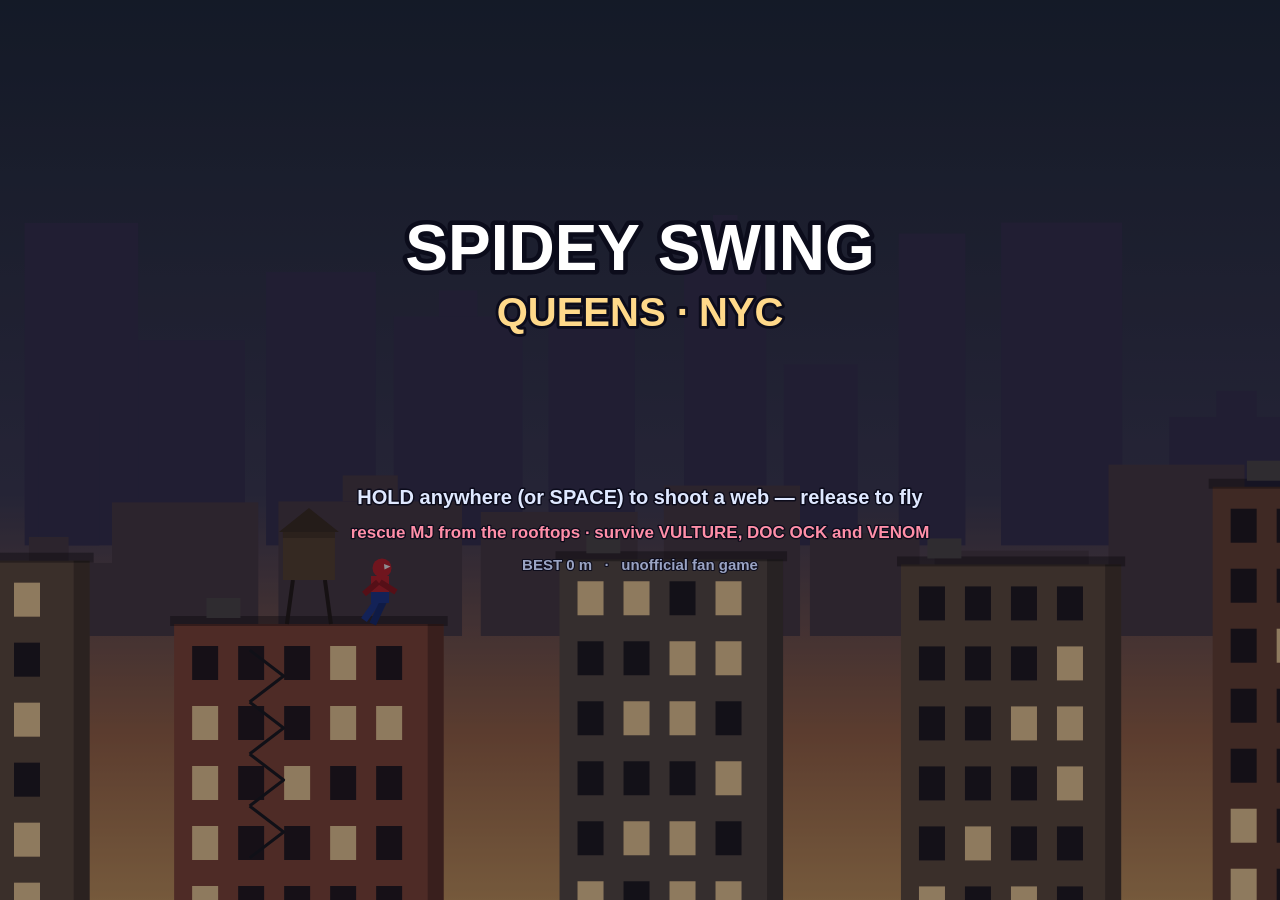
<file: spidey-game/web/index.html>
<!doctype html>
<html lang="en">
<head>
<meta charset="utf-8">
<meta name="viewport" content="width=device-width, initial-scale=1, maximum-scale=1, user-scalable=no">
<meta name="description" content="Spidey Swing: Queens — browser preview of the Godot web-swinging game. Rescue MJ, survive Vulture, Doc Ock and Venom.">
<title>Spidey Swing: Queens — web preview</title>
<style>
  *{margin:0;padding:0;box-sizing:border-box}
  html,body{height:100%;overflow:hidden;background:#1b1e3d}
  canvas{display:block;width:100vw;height:100vh;touch-action:none}
</style>
</head>
<body>
<canvas id="game"></canvas>
<script>
(function(){
"use strict";
/* Spidey Swing: Queens — JS preview, mechanics identical to the Godot build.
   One input everywhere: press = shoot web, release = let go.
   Rescue MJ from rooftops; survive rotating villain levels. */

var cv=document.getElementById("game"),ctx=cv.getContext("2d");
var W=1280,H=720,SCALE=1;
function resize(){
  var dpr=Math.min(2,window.devicePixelRatio||1);
  cv.width=innerWidth*dpr;cv.height=innerHeight*dpr;
  var s=Math.min(innerWidth/1280,innerHeight/720);
  W=innerWidth/s;H=innerHeight/s;SCALE=s*dpr;
}
window.addEventListener("resize",resize);resize();

/* ---------- tuning (mirrors the .gd scripts) ---------- */
var GRAVITY=2300,PUMP=380,MAX_SPEED=2500,RELEASE_BOOST=1.05,AIR_DRAG=0.06;
var STREET_Y=760,DECK_Y=470,LEVEL_M=550,RESCUE_BONUS=100,CARRY_DIST=12500;

function mulberry32(a){return function(){a|=0;a=a+0x6D2B79F5|0;var t=Math.imul(a^a>>>15,1|a);t=t+Math.imul(t^t>>>7,61|t)^t;return((t^t>>>14)>>>0)/4294967296}}
function rr(rnd,a,b){return a+rnd()*(b-a)}
var clamp=function(v,a,b){return v<a?a:v>b?b:v};

/* ---------- levels ---------- */
var LEVELS=[
  {name:"THE VULTURE",hint:"watch the skies",tint:"rgba(60,110,55,.17)"},
  {name:"DOC OCK",hint:"mind the tentacles",tint:"rgba(190,110,30,.15)"},
  {name:"VENOM",hint:"webs won't stick to the goo",tint:"rgba(35,8,58,.3)"},
];
function lvlOfMeters(m){return Math.floor(Math.max(0,m)/LEVEL_M)}
function lvlType(m){return lvlOfMeters(m)%3}
function lvlCycle(m){return Math.floor(lvlOfMeters(m)/3)}   /* 0,1,2… harder each loop */
function zoneTypeAtX(x){return lvlType(x/50)}

/* ---------- city ---------- */
var BRICKS=["#8a4a3a","#6e4636","#7a5a44","#5d5048","#94604a","#665142"];
var city={rnd:mulberry32(20260703),nextX:-600,pieces:[],anchors:[],sinceTrestle:0};
function ensureCity(upTo){
  while(city.nextX<upTo){
    if(city.sinceTrestle>=6+Math.floor(city.rnd()*4)){spawnTrestle();city.sinceTrestle=0}
    else{spawnBuilding();city.sinceTrestle++}
  }
}
function gooed(x){return zoneTypeAtX(x)===2&&city.rnd()<0.35}
function spawnBuilding(){
  var r=city.rnd,w=rr(r,190,390),roof=rr(r,150,470);
  var p={t:"b",x:city.nextX,w:w,roof:roof,
    brick:BRICKS[Math.floor(r()*BRICKS.length)],seed:Math.floor(r()*1e9),
    tower:r()<0.38,esc:r()<0.3};
  city.pieces.push(p);
  city.anchors.push([city.nextX+14,roof,gooed(city.nextX)],[city.nextX+w-14,roof,gooed(city.nextX)]);
  if(p.tower)city.anchors.push([city.nextX+w*0.5,roof-96,gooed(city.nextX)]);
  city.nextX+=w+rr(r,55,150);
}
function spawnTrestle(){
  var r=city.rnd,span=rr(r,620,820);
  city.pieces.push({t:"t",x:city.nextX,w:span,train:r()<0.75,trainT:r()*1.2-0.3});
  for(var x=city.nextX+30;x<city.nextX+span-20;x+=130)city.anchors.push([x,DECK_Y-26,gooed(x)]);
  city.nextX+=span+rr(r,60,130);
}
function pruneCity(before){
  while(city.pieces.length&&city.pieces[0].x+900<before)city.pieces.shift();
  while(city.anchors.length&&city.anchors[0][0]+900<before)city.anchors.shift();
}
function getAnchor(px,py){
  var best=null,bs=-1e20;
  for(var i=0;i<city.anchors.length;i++){
    var a=city.anchors[i];
    if(a[2])continue;                       /* venom goo: web won't stick */
    var dx=a[0]-px,dy=a[1]-py;
    if(dx<90||dx>780||dy>-90)continue;
    var s=-Math.abs(dx-380)-Math.abs(-dy-380)*0.8;
    if(s>bs){bs=s;best=a}
  }
  if(best)return{x:best[0],y:best[1]};
  return{x:px+430,y:Math.max(py-460,-160)};
}
function roofAt(x){
  for(var i=0;i<city.pieces.length;i++){var p=city.pieces[i];
    if(p.t==="b"&&x>=p.x&&x<=p.x+p.w)return p.roof}
  return 420;
}
function buildingAfter(x){
  for(var i=0;i<city.pieces.length;i++){var p=city.pieces[i];
    if(p.t==="b"&&p.x>=x)return p}
  return null;
}

/* ---------- player ---------- */
var P={x:60,y:380,vx:0,vy:0,att:false,ax:0,ay:0,rope:0,pose:0,invuln:0};
function attach(){
  var a=getAnchor(P.x,P.y);
  P.ax=a.x;P.ay=a.y;
  P.rope=clamp(Math.hypot(P.x-a.x,P.y-a.y),150,780);
  P.rope=Math.min(P.rope,Math.max(150,(STREET_Y-60)-a.y));
  P.att=true;
  if(Math.hypot(P.vx,P.vy)<220){
    P.rope=Math.min(P.rope,420);   /* short first rope: quick, high arc */
    P.vx+=340;P.vy-=260;
  }
}
function release(){
  if(!P.att)return;P.att=false;
  var l=Math.hypot(P.vx,P.vy)||1,nl=Math.min(l*RELEASE_BOOST,MAX_SPEED);
  P.vx*=nl/l;P.vy*=nl/l;
}
function hitPlayer(){
  if(P.invuln>0)return;
  P.invuln=1.3;P.att=false;
  P.vx*=0.6;P.vy=-380;
  if(mj.state==="carried"){
    mj.state=null;mj.nextAtX=P.x+rr(Math.random,14000,20000);
    popup("MJ WAS SNATCHED!","#ff8fa8");
  }else popup("WEB CUT!","#ffd98a");
}
function stepPlayer(dt){
  if(P.invuln>0){
    P.invuln-=dt;
    /* still holding after a knock? re-fire the web — vital on touch */
    if(inputHeld&&!P.att&&P.invuln<0.85)attach();
  }
  P.vy+=GRAVITY*dt;
  /* air cushion: webless falls slow down near the street — a beat to react */
  if(!P.att&&P.y>640&&P.vy>0)P.vy-=GRAVITY*0.6*dt;
  if(P.att){
    var rx=P.x-P.ax,ry=P.y-P.ay,rl=Math.hypot(rx,ry)||1;
    var tx=-ry/rl,ty=rx/rl;
    if(tx*P.vx+ty*P.vy<0){tx=-tx;ty=-ty}
    P.vx+=tx*PUMP*dt;P.vy+=ty*PUMP*dt;
  }else{P.vx-=P.vx*AIR_DRAG*dt;P.vy-=P.vy*AIR_DRAG*dt}
  var sp=Math.hypot(P.vx,P.vy);
  if(sp>MAX_SPEED){P.vx*=MAX_SPEED/sp;P.vy*=MAX_SPEED/sp}
  P.x+=P.vx*dt;P.y+=P.vy*dt;
  if(P.att){
    var dx=P.x-P.ax,dy=P.y-P.ay,d=Math.hypot(dx,dy);
    if(d>P.rope){
      var nx=dx/d,ny=dy/d;
      P.x=P.ax+nx*P.rope;P.y=P.ay+ny*P.rope;
      var vr=P.vx*nx+P.vy*ny;
      if(vr>0){P.vx-=nx*vr;P.vy-=ny*vr}
    }
  }
  var ta=P.att?clamp(Math.atan2(P.ay-P.y,P.ax-P.x)+Math.PI*0.5,-1.1,1.1):clamp(P.vx*0.00035,-0.9,0.9);
  P.pose+=(ta-P.pose)*Math.min(1,dt*10);
}

/* ---------- villains ---------- */
var vult={x:-2000,y:250,t:0,amt:0};       /* the Vulture, one persistent flyer */
var tents=[];                              /* Doc Ock arms / Venom tendrils */
var hzNextX=1200;
function stepVillains(dt,type,cyc,meters){
  var speedup=1+cyc*0.25;
  /* vulture: hovers high, telegraphed periodic swoops. Grace before 90 m. */
  vult.t+=dt;
  var want=(type===0&&meters>90)?1:0;
  vult.amt+=(want-vult.amt)*Math.min(1,dt*1.5);
  if(vult.amt>0.02){
    var dive=Math.pow(Math.max(0,Math.sin(vult.t*0.9*speedup)),3);
    vult.dive=dive;
    var txv=P.x+380+Math.sin(vult.t*0.6)*120;
    var tyv=140+dive*320+Math.sin(vult.t*1.5)*50;
    vult.x+=(txv-vult.x)*Math.min(1,dt*(1.1*speedup));
    vult.y+=(tyv-vult.y)*Math.min(1,dt*2)+ (1-vult.amt)*-300*dt;
    /* only the dive hurts — hovering is the telegraph */
    if(P.invuln<=0&&vult.amt>0.6&&dive>0.3&&Math.hypot(P.x-vult.x,P.y-vult.y)<42)hitPlayer();
  }else{vult.x=P.x-2200}
  /* tentacles spawn ahead by zone */
  while(hzNextX<cam.x+2400){
    var zt=zoneTypeAtX(hzNextX);
    if(zt===1)tents.push({x:hzNextX,h:rr(Math.random,280,480),ph:Math.random()*6,sp:0.9*speedup,black:false});
    else if(zt===2)tents.push({x:hzNextX,h:rr(Math.random,200,380),ph:Math.random()*6,sp:1.5*speedup,black:true});
    hzNextX+=(zt===0?420:rr(Math.random,340,560)/speedup);
  }
  while(tents.length&&tents[0].x<cam.x-1400)tents.shift();
  for(var i=0;i<tents.length;i++){
    var t2=tents[i];t2.ph+=dt*t2.sp;
    var cur=t2.h*(0.3+0.7*Math.abs(Math.sin(t2.ph)));
    t2.cur=cur;
    if(P.invuln<=0&&Math.abs(P.x-t2.x)<26&&P.y>STREET_Y-cur-20)hitPlayer();
  }
}

/* ---------- MJ rescue ---------- */
var mj={state:null,x:0,y:0,nextAtX:16000,safeX:0,safeB:null,saved:0};
function stepMJ(){
  if(mj.state===null&&city.nextX>mj.nextAtX+400){
    var b=buildingAfter(mj.nextAtX);
    if(b){mj.state="waiting";mj.x=b.x+b.w*0.5;mj.y=b.roof-16}
  }
  if(mj.state==="waiting"){
    if(mj.x<cam.x-1200){mj.state=null;mj.nextAtX=P.x+rr(Math.random,9000,14000)}
    else if(Math.hypot(P.x-mj.x,P.y-mj.y)<95){
      mj.state="carried";mj.safeX=P.x+CARRY_DIST;mj.safeB=null;
      popup("GOT MJ — GET HER TO THE GREEN ROOF!","#8fffb0");
    }
  }else if(mj.state==="carried"){
    if(!mj.safeB)mj.safeB=buildingAfter(mj.safeX);
    if(mj.safeB){
      var sx=mj.safeB.x+mj.safeB.w*0.5,sy=mj.safeB.roof;
      if(Math.hypot(P.x-sx,P.y-sy)<130){
        mj.state=null;mj.saved++;bonus+=RESCUE_BONUS;
        mj.nextAtX=P.x+rr(Math.random,12000,18000);
        popup("MJ IS SAFE!  +"+RESCUE_BONUS+" m","#8fffb0");
      }
    }
  }
}

/* ---------- game state ---------- */
var ST={TITLE:0,PLAY:1,DEAD:2};
var state=ST.TITLE,score=0,bonus=0,best=+(localStorage.getItem("spidey_best")||0);
var cam={x:0,y:0,z:1},trail=[],diedAt=0,diedCarrying=false;
var curLvl=0,bannerT=0,pops=[];
function popup(txt,color){pops.push({txt:txt,color:color,t:2.2})}
function reset(){
  score=0;bonus=0;trail.length=0;pops.length=0;
  ensureCity(2400);
  var perch=roofAt(60)-34;
  P.x=60;P.y=perch;P.vx=0;P.vy=0;P.att=false;P.pose=0;P.invuln=0;
  cam.x=P.x+260;cam.y=P.y-140;cam.z=1;
  vult.x=-2000;vult.amt=0;tents.length=0;hzNextX=1200;
  mj.state=null;mj.nextAtX=16000;mj.saved=0;
  curLvl=0;bannerT=0;
  state=ST.TITLE;
}
function die(){
  state=ST.DEAD;diedAt=performance.now();P.att=false;P.y=STREET_Y-16;
  diedCarrying=mj.state==="carried";
  if(score>best){best=score;localStorage.setItem("spidey_best",best)}
}
var inputHeld=false;
function press(){
  if(state===ST.TITLE){state=ST.PLAY;bannerT=2.4;inputHeld=true;attach()}
  else if(state===ST.PLAY){inputHeld=true;attach()}
  else if(state===ST.DEAD&&performance.now()-diedAt>450){reset();press()}
}
function unpress(){inputHeld=false;if(state===ST.PLAY)release()}
cv.addEventListener("pointerdown",function(e){e.preventDefault();press()});
cv.addEventListener("pointerup",function(e){e.preventDefault();unpress()});
cv.addEventListener("pointercancel",unpress);
document.addEventListener("keydown",function(e){if(e.code==="Space"&&!e.repeat){e.preventDefault();press()}});
document.addEventListener("keyup",function(e){if(e.code==="Space")unpress()});

/* ---------- drawing helpers ---------- */
var FAR=(function(){var r=mulberry32(7),x=0,o=[];
  while(x<2400){var w=rr(r,60,150),h=rr(r,120,330);o.push([x,620-h,w,h,r()<0.2]);x+=w+rr(r,12,50)}return o})();
var MID=(function(){var r=mulberry32(11),x=0,o=[];
  while(x<2000){var w=rr(r,90,200),h=rr(r,70,190);o.push([x,700-h,w,h,r()<0.25]);x+=w+rr(r,6,30)}return o})();
function drawParallax(list,fx,fy,tile,color,extra){
  ctx.fillStyle=color;
  var off=cam.x*fx,oy=cam.y*fy;
  var start=Math.floor((cam.x-W)/tile)-1;
  for(var k=start;k<start+4;k++){
    for(var i=0;i<list.length;i++){
      var b=list[i],x=b[0]+k*tile-off,y=b[1]-oy;
      if(x+b[2]<cam.x-W*0.6||x>cam.x+W*0.6)continue;
      ctx.fillRect(x,y,b[2],b[3]);
      if(b[4])ctx.fillRect(x+b[2]*0.35,y-26,b[2]*0.3,26);
    }
    if(extra)extra(k*tile-off,oy);
  }
}
function drawBridge(bx,oy){
  ctx.save();ctx.strokeStyle=ctx.fillStyle;ctx.lineWidth=8;
  ctx.beginPath();ctx.moveTo(bx+1300,560-oy);ctx.lineTo(bx+2000,560-oy);ctx.stroke();
  [1450,1850].forEach(function(tx){
    ctx.fillRect(bx+tx-12,430-oy,24,130);
    ctx.lineWidth=4;ctx.beginPath();
    ctx.moveTo(bx+tx,430-oy);ctx.lineTo(bx+tx-150,560-oy);
    ctx.moveTo(bx+tx,430-oy);ctx.lineTo(bx+tx+150,560-oy);ctx.stroke();
  });ctx.restore();
}
function drawUnisphere(bx,oy){
  ctx.save();ctx.strokeStyle=ctx.fillStyle;
  var cx2=bx+1500,cy2=520-oy,rad=84;
  ctx.lineWidth=5;ctx.beginPath();ctx.arc(cx2,cy2,rad,0,7);ctx.stroke();
  ctx.lineWidth=3;ctx.beginPath();ctx.arc(cx2,cy2,rad*0.62,0,7);ctx.stroke();
  ctx.lineWidth=2;
  for(var i=0;i<3;i++){ctx.beginPath();ctx.arc(cx2,cy2,rad*(0.35+0.3*i),0,7);ctx.stroke()}
  ctx.lineWidth=6;ctx.beginPath();
  ctx.moveTo(cx2-30,cy2+rad);ctx.lineTo(cx2-52,cy2+rad+34);
  ctx.moveTo(cx2+30,cy2+rad);ctx.lineTo(cx2+52,cy2+rad+34);
  ctx.moveTo(cx2,cy2+rad);ctx.lineTo(cx2,cy2+rad+38);ctx.stroke();ctx.restore();
}
function drawBuilding(p){
  var h=STREET_Y-p.roof,r=mulberry32(p.seed);
  ctx.fillStyle=p.brick;ctx.fillRect(p.x,p.roof,p.w,h);
  ctx.fillStyle="rgba(0,0,0,.28)";ctx.fillRect(p.x+p.w-16,p.roof,16,h);
  ctx.fillStyle="rgba(0,0,0,.35)";ctx.fillRect(p.x-4,p.roof-8,p.w+8,10);
  var cols=Math.floor(p.w/46),rows=Math.floor(h/60);
  for(var cx2=0;cx2<cols;cx2++)for(var cy2=0;cy2<rows;cy2++){
    var wx=p.x+18+cx2*46,wy=p.roof+22+cy2*60;
    if(wx+26>p.x+p.w-18)continue;
    ctx.fillStyle=r()<0.34?"#ffd9a0":"rgba(20,18,26,.85)";
    ctx.fillRect(wx,wy,26,34);
  }
  if(p.esc){
    ctx.strokeStyle="#1a1a1f";ctx.lineWidth=3;
    var fx=p.x+p.w*0.28,fy=p.roof+26,steps=Math.floor((h-60)/52);
    ctx.beginPath();
    for(var i=0;i<steps;i++){ctx.moveTo(fx,fy);ctx.lineTo(fx+34,fy+26);ctx.lineTo(fx,fy+52);fy+=52}
    ctx.stroke();
  }
  ctx.fillStyle="#524d4d";ctx.fillRect(p.x+p.w*0.12,p.roof-26,34,20);
  if(p.tower){
    var tx=p.x+p.w*0.5;
    ctx.strokeStyle="#241c17";ctx.lineWidth=4;ctx.beginPath();
    ctx.moveTo(tx-22,p.roof);ctx.lineTo(tx-16,p.roof-44);
    ctx.moveTo(tx+22,p.roof);ctx.lineTo(tx+16,p.roof-44);ctx.stroke();
    ctx.fillStyle="#5d4632";ctx.fillRect(tx-26,p.roof-92,52,48);
    ctx.fillStyle="#4a3828";ctx.fillRect(tx-26,p.roof-92,52,6);
    ctx.fillStyle="#3d2f22";ctx.beginPath();
    ctx.moveTo(tx-30,p.roof-92);ctx.lineTo(tx,p.roof-116);ctx.lineTo(tx+30,p.roof-92);
    ctx.closePath();ctx.fill();
  }
}
function drawTrestle(p,dt){
  var steel="#2f4a3d",dark="#1e332a";
  for(var x=p.x+40;x<p.x+p.w;x+=170){
    ctx.fillStyle=dark;ctx.fillRect(x-9,DECK_Y,18,STREET_Y-DECK_Y);
    ctx.strokeStyle=dark;ctx.lineWidth=5;ctx.beginPath();
    ctx.moveTo(x-26,STREET_Y);ctx.lineTo(x,DECK_Y+30);
    ctx.moveTo(x+26,STREET_Y);ctx.lineTo(x,DECK_Y+30);ctx.stroke();
  }
  ctx.fillStyle=steel;ctx.fillRect(p.x,DECK_Y-6,p.w,26);
  ctx.fillStyle=dark;ctx.fillRect(p.x,DECK_Y+12,p.w,8);
  ctx.strokeStyle=dark;ctx.lineWidth=3;ctx.beginPath();
  for(var gx=p.x;gx<p.x+p.w;gx+=20){ctx.moveTo(gx,DECK_Y-6);ctx.lineTo(gx+20,DECK_Y+20)}
  ctx.moveTo(p.x,DECK_Y-22);ctx.lineTo(p.x+p.w,DECK_Y-22);ctx.stroke();
  if(p.train){
    p.trainT+=dt*0.22;if(p.trainT>1.6)p.trainT=-0.6;
    if(p.trainT>=-0.2&&p.trainT<=1.2){
      var tx=p.x+p.w*p.trainT;
      for(var car=0;car<3;car++){
        var cx2=tx-car*118;
        ctx.fillStyle="#b8bcc2";ctx.fillRect(cx2,DECK_Y-58,108,38);
        ctx.fillStyle="#8f949c";ctx.fillRect(cx2,DECK_Y-58,108,8);
        ctx.fillStyle="#2a3138";
        for(var wnd=0;wnd<4;wnd++)ctx.fillRect(cx2+10+wnd*25,DECK_Y-48,16,14);
      }
    }
  }
}
function drawVulture(){
  if(vult.amt<0.03)return;
  ctx.save();ctx.translate(vult.x,vult.y);ctx.globalAlpha=clamp(vult.amt,0,1);
  var flap=Math.sin(vult.t*9)*0.5;
  ctx.fillStyle="#2c4a2e";
  /* wings */
  ctx.beginPath();ctx.moveTo(0,0);
  ctx.quadraticCurveTo(-60,-30-40*flap,-120,-10-70*flap);
  ctx.quadraticCurveTo(-70,10,-16,12);ctx.closePath();ctx.fill();
  ctx.beginPath();ctx.moveTo(0,0);
  ctx.quadraticCurveTo(60,-30-40*flap,120,-10-70*flap);
  ctx.quadraticCurveTo(70,10,16,12);ctx.closePath();ctx.fill();
  /* body + head */
  ctx.fillStyle="#3d5d3a";ctx.beginPath();ctx.ellipse(0,4,20,13,0,0,7);ctx.fill();
  ctx.fillStyle="#d8d2c2";ctx.beginPath();ctx.arc(14,-2,7,0,7);ctx.fill();
  ctx.fillStyle="#e8b93d";ctx.beginPath();
  ctx.moveTo(20,-3);ctx.lineTo(30,0);ctx.lineTo(20,2);ctx.closePath();ctx.fill();
  ctx.fillStyle="#c92c2c";ctx.beginPath();ctx.arc(15,-4,2,0,7);ctx.fill();
  /* talons — flare red during the dive so the danger reads */
  var hot=(vult.dive||0)>0.3;
  ctx.strokeStyle=hot?"#ff4a3d":"#e8b93d";ctx.lineWidth=hot?5:3;ctx.beginPath();
  ctx.moveTo(-4,14);ctx.lineTo(-7,28);ctx.moveTo(4,14);ctx.lineTo(7,28);ctx.stroke();
  if(hot){ctx.strokeStyle="rgba(255,80,60,.5)";ctx.lineWidth=2;
    ctx.beginPath();ctx.arc(0,8,30,0,7);ctx.stroke()}
  ctx.restore();ctx.globalAlpha=1;
}
function drawTent(t2){
  var cur=t2.cur||0,x=t2.x,top=STREET_Y-cur;
  var col=t2.black?"#14101c":"#3a3d45",hi=t2.black?"#4a2a6e":"#6e7480";
  ctx.strokeStyle=col;ctx.lineCap="round";
  var segs=6;
  ctx.beginPath();ctx.moveTo(x,STREET_Y);
  for(var i=1;i<=segs;i++){
    var yy=STREET_Y-cur*i/segs;
    var sway=Math.sin(t2.ph*2+i)*10*(i/segs);
    ctx.lineWidth=14-1.6*i;
    ctx.lineTo(x+sway,yy);
  }
  ctx.stroke();
  var tipx=x+Math.sin(t2.ph*2+segs)*10;
  if(t2.black){ /* venom tendril tip: drooling maw */
    ctx.fillStyle=col;ctx.beginPath();ctx.arc(tipx,top,10,0,7);ctx.fill();
    ctx.fillStyle=hi;ctx.beginPath();ctx.arc(tipx-3,top-2,2.5,0,7);ctx.fill();
    ctx.beginPath();ctx.arc(tipx+3,top-2,2.5,0,7);ctx.fill();
  }else{ /* doc ock claw */
    ctx.strokeStyle=hi;ctx.lineWidth=4;
    ctx.beginPath();ctx.arc(tipx,top,11,0.4,2.7);ctx.stroke();
    ctx.beginPath();ctx.moveTo(tipx-9,top-4);ctx.lineTo(tipx-14,top-14);
    ctx.moveTo(tipx+9,top-4);ctx.lineTo(tipx+14,top-14);ctx.stroke();
    ctx.fillStyle="#c92c2c";ctx.beginPath();ctx.arc(tipx,top,3,0,7);ctx.fill();
  }
}
function drawGooAnchors(){
  ctx.fillStyle="#14101c";
  for(var i=0;i<city.anchors.length;i++){
    var a=city.anchors[i];
    if(!a[2]||a[0]<cam.x-W||a[0]>cam.x+W)continue;
    ctx.beginPath();ctx.arc(a[0],a[1],9,0,7);ctx.fill();
    ctx.fillRect(a[0]-3,a[1],6,18);
    ctx.fillRect(a[0]+6,a[1],4,11);
  }
}
function drawMJ(){
  if(mj.state==="waiting"){
    var bob=Math.sin(performance.now()/300)*3;
    /* beacon ring */
    ctx.strokeStyle="rgba(255,140,170,.8)";ctx.lineWidth=3;
    var pr=18+Math.sin(performance.now()/240)*6;
    ctx.beginPath();ctx.arc(mj.x,mj.y-8,pr+16,0,7);ctx.stroke();
    /* figure: jeans, white top, red hair — waving */
    ctx.fillStyle="#3a5da8";ctx.fillRect(mj.x-5,mj.y-2+bob,10,16);
    ctx.fillStyle="#f0ece0";ctx.fillRect(mj.x-5,mj.y-14+bob,10,13);
    ctx.strokeStyle="#f0ece0";ctx.lineWidth=4;ctx.beginPath();
    ctx.moveTo(mj.x+4,mj.y-10+bob);
    ctx.lineTo(mj.x+13,mj.y-22+bob-Math.abs(Math.sin(performance.now()/160))*6);ctx.stroke();
    ctx.fillStyle="#e8cba6";ctx.beginPath();ctx.arc(mj.x,mj.y-20+bob,6,0,7);ctx.fill();
    ctx.fillStyle="#c9452c";ctx.beginPath();ctx.arc(mj.x-1,mj.y-24+bob,6.5,Math.PI*0.9,Math.PI*2.1);ctx.fill();
    ctx.fillRect(mj.x-7,mj.y-24+bob,4,12);
    text2("HELP!",mj.x,mj.y-44+bob,13,"#ffd98a");
  }else if(mj.state==="carried"&&mj.safeB){
    /* safe roof beacon */
    var sx=mj.safeB.x+mj.safeB.w*0.5,sy=mj.safeB.roof;
    var g2=ctx.createLinearGradient(0,sy-260,0,sy);
    g2.addColorStop(0,"rgba(120,255,170,0)");g2.addColorStop(1,"rgba(120,255,170,.35)");
    ctx.fillStyle=g2;ctx.fillRect(sx-34,sy-260,68,260);
    ctx.strokeStyle="rgba(120,255,170,.9)";ctx.lineWidth=4;
    var pr2=20+Math.sin(performance.now()/200)*8;
    ctx.beginPath();ctx.arc(sx,sy-14,pr2,0,7);ctx.stroke();
    text2("SAFE ROOF",sx,sy-286,15,"#8fffb0");
  }
}
function drawCarriedMJ(){
  if(mj.state!=="carried")return;
  ctx.save();ctx.translate(P.x,P.y);ctx.rotate(P.pose);
  ctx.fillStyle="#f0ece0";ctx.fillRect(-17,-12,9,15);
  ctx.fillStyle="#3a5da8";ctx.fillRect(-17,2,9,10);
  ctx.fillStyle="#e8cba6";ctx.beginPath();ctx.arc(-13,-17,5,0,7);ctx.fill();
  ctx.fillStyle="#c9452c";ctx.beginPath();ctx.arc(-14,-20,5.5,Math.PI*0.8,Math.PI*2.2);ctx.fill();
  ctx.fillRect(-20,-20,4,13);
  ctx.strokeStyle="#e8cba6";ctx.lineWidth=3;ctx.beginPath();
  ctx.moveTo(-12,-10);ctx.lineTo(0,-6);ctx.stroke();
  ctx.restore();
}
function drawPlayer(){
  if(P.invuln>0&&Math.floor(performance.now()/90)%2===0)return; /* hit blink */
  ctx.save();ctx.translate(P.x,P.y);ctx.rotate(P.pose);
  var kick=clamp(Math.hypot(P.vx,P.vy)/MAX_SPEED,0.2,1);
  ctx.strokeStyle="#1f3a93";ctx.lineWidth=7;ctx.beginPath();
  ctx.moveTo(-2,10);ctx.lineTo(-14-10*kick,30);ctx.stroke();
  ctx.strokeStyle="#182e75";ctx.beginPath();
  ctx.moveTo(4,10);ctx.lineTo(-4-16*kick,34);ctx.stroke();
  ctx.fillStyle="#c8232c";ctx.fillRect(-9,-14,18,27);
  ctx.fillStyle="#1f3a93";ctx.fillRect(-9,2,18,11);
  ctx.strokeStyle="#96181f";ctx.lineWidth=6;ctx.beginPath();
  if(P.att){ctx.moveTo(0,-10);ctx.lineTo(12,-26);ctx.moveTo(-2,-6);ctx.lineTo(-16,8)}
  else{ctx.moveTo(0,-8);ctx.lineTo(16,2);ctx.moveTo(-2,-8);ctx.lineTo(-16,4)}
  ctx.stroke();
  ctx.fillStyle="#c8232c";ctx.beginPath();ctx.arc(2,-22,9.5,0,7);ctx.fill();
  ctx.fillStyle="#fff";ctx.beginPath();
  ctx.moveTo(4,-26);ctx.lineTo(10.5,-23.5);ctx.lineTo(4.5,-20.5);ctx.closePath();ctx.fill();
  ctx.restore();
}
function text(str,x,y,size,color,align){
  ctx.font="900 "+size+"px 'Helvetica Neue',Arial,sans-serif";
  ctx.textAlign=align||"center";
  ctx.lineWidth=size/7;ctx.strokeStyle="rgba(10,10,26,.9)";ctx.lineJoin="round";
  ctx.strokeText(str,x,y);ctx.fillStyle=color;ctx.fillText(str,x,y);
}
function text2(str,x,y,size,color){ /* world-space label */
  ctx.font="900 "+size+"px 'Helvetica Neue',Arial,sans-serif";
  ctx.textAlign="center";ctx.lineWidth=4;ctx.strokeStyle="rgba(10,10,26,.85)";
  ctx.strokeText(str,x,y);ctx.fillStyle=color;ctx.fillText(str,x,y);
}

/* ---------- loop ---------- */
var last=null;
function frame(ts){
  requestAnimationFrame(frame);
  var dt=last?Math.min(0.033,(ts-last)/1000):0.016;last=ts;
  var meters=Math.floor(P.x/50);
  var type=lvlType(meters),cyc=lvlCycle(meters);

  if(state===ST.PLAY){
    ensureCity(cam.x+2200);pruneCity(cam.x-2600);
    stepPlayer(dt);
    stepVillains(dt,type,cyc,meters);
    stepMJ();
    var nl=lvlOfMeters(meters);
    if(nl!==curLvl){curLvl=nl;bannerT=2.4;popup("LEVEL "+(nl+1),"#fff")}
    if(bannerT>0)bannerT-=dt;
    trail.push([P.x,P.y]);if(trail.length>26)trail.shift();
    score=Math.max(score,meters+bonus);
    var look=clamp(P.vx*0.12,0,380);
    var tx2=P.x+240+look,ty2=clamp(P.y-130,-240,480);
    var k=1-Math.exp(-6*dt);
    cam.x+=(tx2-cam.x)*k;cam.y+=(ty2-cam.y)*k;
    var sf=clamp(Math.hypot(P.vx,P.vy)/2500,0,1);
    cam.z+=((1-0.2*sf)-cam.z)*k;
    if(P.y>STREET_Y-16)die();
  }
  for(var pi=pops.length-1;pi>=0;pi--){pops[pi].t-=dt;if(pops[pi].t<=0)pops.splice(pi,1)}

  /* ---------- render ---------- */
  ctx.setTransform(SCALE,0,0,SCALE,0,0);
  var g=ctx.createLinearGradient(0,0,0,H);
  g.addColorStop(0,"#1b1e3d");g.addColorStop(0.55,"#41355f");
  g.addColorStop(0.82,"#b96b4e");g.addColorStop(1,"#f0a96b");
  ctx.fillStyle=g;ctx.fillRect(0,0,W,H);
  ctx.fillStyle=LEVELS[type].tint;ctx.fillRect(0,0,W,H);   /* villain sky */

  ctx.save();
  ctx.translate(W/2,H/2);ctx.scale(cam.z,cam.z);ctx.translate(-cam.x,-cam.y);
  drawParallax(FAR,0.88,0.97,2400,"rgba(56,51,82,1)",drawBridge);
  drawParallax(MID,0.65,0.93,2000,"rgba(77,61,71,1)",drawUnisphere);
  for(var i=0;i<city.pieces.length;i++){
    var p=city.pieces[i];
    if(p.x+p.w<cam.x-W||p.x>cam.x+W)continue;
    if(p.t==="b")drawBuilding(p);else drawTrestle(p,state===ST.PLAY?dt:0);
  }
  ctx.fillStyle="#241f26";ctx.fillRect(cam.x-W,STREET_Y,W*2,400);
  ctx.fillStyle="#f5c95e";
  for(var sx2=Math.floor((cam.x-W)/80)*80;sx2<cam.x+W;sx2+=80)ctx.fillRect(sx2,STREET_Y+26,36,5);

  drawGooAnchors();
  for(var ti=0;ti<tents.length;ti++){
    if(tents[ti].x>cam.x-W&&tents[ti].x<cam.x+W)drawTent(tents[ti]);
  }
  drawMJ();
  if(trail.length>1){
    ctx.strokeStyle="rgba(190,210,255,.35)";ctx.lineWidth=8;ctx.lineCap="round";
    ctx.beginPath();ctx.moveTo(trail[0][0],trail[0][1]);
    for(var t3=1;t3<trail.length;t3++)ctx.lineTo(trail[t3][0],trail[t3][1]);
    ctx.stroke();
  }
  if(P.att&&state===ST.PLAY){
    var hx=P.x+Math.cos(P.pose)*12-Math.sin(P.pose)*-26;
    var hy=P.y+Math.sin(P.pose)*12+Math.cos(P.pose)*-26;
    ctx.strokeStyle="rgba(245,245,250,.95)";ctx.lineWidth=4;
    ctx.beginPath();ctx.moveTo(hx,hy);ctx.lineTo(P.ax,P.ay);ctx.stroke();
    ctx.fillStyle="#fff";ctx.beginPath();ctx.arc(P.ax,P.ay,5,0,7);ctx.fill();
  }
  drawPlayer();
  drawCarriedMJ();
  drawVulture();
  ctx.restore();

  /* ---------- HUD ---------- */
  if(state===ST.PLAY){
    text(score+" m",W/2,64,44,"#fff");
    text("BEST "+Math.max(best,score)+" m",W/2,96,18,"#ffd98a");
    text("LV "+(curLvl+1)+" · "+LEVELS[type].name,16,44,20,"#dfe8ff","left");
    text("MJ ♥ "+mj.saved,16,74,18,"#ff8fa8","left");
    if(mj.state==="carried"){
      var left=Math.max(0,Math.ceil((mj.safeX-P.x)/50));
      text("CARRYING MJ — green roof in "+left+" m",W/2,H-36,18,"#8fffb0");
    }
    if(bannerT>0){
      var a=clamp(bannerT/0.4,0,1);
      ctx.globalAlpha=Math.min(1,a);
      text(LEVELS[type].name,W/2,H*0.3,58,"#fff");
      text(LEVELS[type].hint,W/2,H*0.3+42,20,"#ffd98a");
      ctx.globalAlpha=1;
    }
    var py2=H*0.44;
    for(var pj=0;pj<pops.length;pj++){
      var pp=pops[pj];
      ctx.globalAlpha=clamp(pp.t/0.5,0,1);
      text(pp.txt,W/2,py2-(2.2-pp.t)*26,24,pp.color);
      ctx.globalAlpha=1;py2+=34;
    }
  }else if(state===ST.TITLE){
    ctx.fillStyle="rgba(5,5,15,.45)";ctx.fillRect(0,0,W,H);
    text("SPIDEY SWING",W/2,H*0.3,64,"#fff");
    text("QUEENS · NYC",W/2,H*0.3+56,40,"#ffd98a");
    text("HOLD anywhere (or SPACE) to shoot a web — release to fly",W/2,H*0.56,20,"#dfe8ff");
    text("rescue MJ from the rooftops · survive VULTURE, DOC OCK and VENOM",W/2,H*0.56+34,17,"#ff8fa8");
    text("BEST "+best+" m   ·   unofficial fan game",W/2,H*0.56+66,15,"#9aa4c4");
  }else{
    ctx.fillStyle="rgba(5,5,15,.45)";ctx.fillRect(0,0,W,H);
    text("SPLAT.",W/2,H*0.36,64,"#fff");
    text(score+" m"+(score>=best&&score>0?"  —  NEW BEST!":"   ·   best "+best+" m"),W/2,H*0.36+52,26,"#ffd98a");
    if(diedCarrying)text("MJ is fine. She took the stairs. She's disappointed.",W/2,H*0.36+92,18,"#ff8fa8");
    else if(mj.saved>0)text("MJ rescued ×"+mj.saved+" — Queens thanks you",W/2,H*0.36+92,18,"#ff8fa8");
    text("tap to swing again",W/2,H*0.62,20,"#dfe8ff");
  }
  ctx.setTransform(1,0,0,1,0,0);
}
reset();
requestAnimationFrame(frame);

/* hooks for automated testing */
window.__spidey={P:P,mj:mj,vult:vult,tents:tents,city:city,
  state:function(){return state},score:function(){return score},
  level:function(){return{lvl:curLvl,type:lvlType(Math.floor(P.x/50))}},
  press:press,unpress:unpress};
})();
</script>
</body>
</html>
</file>
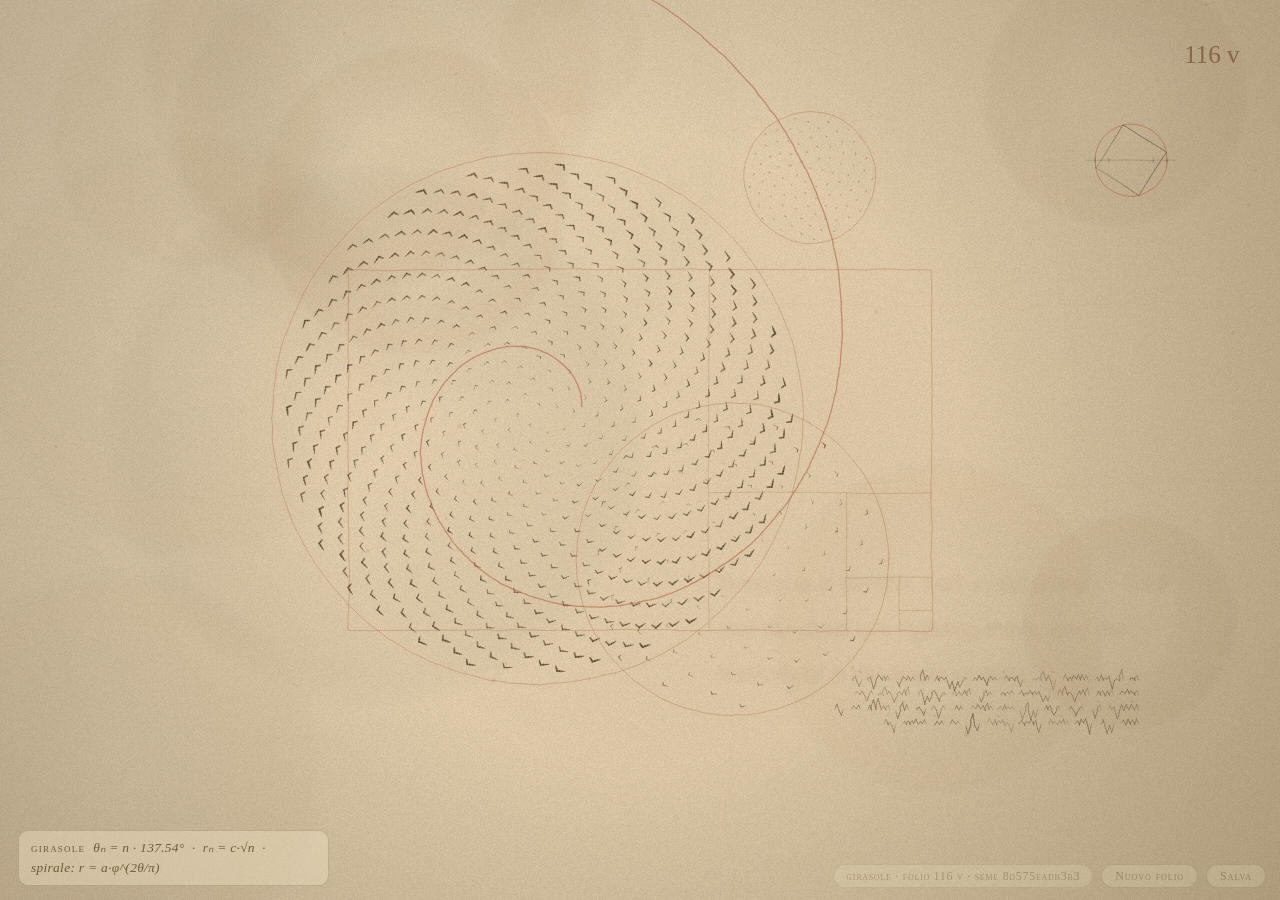
<file: fractal-codex/newtab.html>
<!DOCTYPE html>
<html lang="en">
<head>
<meta charset="utf-8">
<meta name="viewport" content="width=device-width, initial-scale=1">
<title>Nuovo folio</title>
<link rel="stylesheet" href="newtab.css">
</head>
<body>
<canvas id="folio"></canvas>
<canvas id="spark"></canvas>
<blockquote id="quote" aria-live="polite">
  <p id="quoteWords"></p>
  <footer id="quoteAuthor"></footer>
</blockquote>
<div id="equation" title="The living equation of this folio — move the cursor and watch its constants change"></div>
<div id="ui">
  <span id="seedChip" title="The seed of this folio — 128 bits of fresh entropy, so no two folios in history are alike"></span>
  <button id="regen" title="Draw a new folio (N)">Nuovo folio</button>
  <button id="save" title="Save this folio as a PNG (S)">Salva</button>
</div>
<script src="quotes.js"></script>
<script src="newtab.js"></script>
</body>
</html>
</file>
<file: fractal-codex/newtab.css>
*{margin:0;padding:0;box-sizing:border-box}
html,body{height:100%;overflow:hidden;background:#20180f}
#folio{display:block;width:100vw;height:100vh}
#spark{position:fixed;inset:0;width:100vw;height:100vh;pointer-events:none}

/* ---------------- the quotation, revealed like enchanted ink ---------------- */
#quote{
  position:fixed;max-width:36ch;pointer-events:none;
  font-family:"Segoe Script","Apple Chancery","Snell Roundhand","Brush Script MT","Dancing Script",cursive;
  font-style:italic;                 /* stays script-like even on serif fallback */
  font-size:clamp(17px,2.1vw,26px);line-height:1.75;
  color:#43301b;
}
#quote .w{
  display:inline-block;white-space:pre;
  opacity:0.055;filter:blur(3px);
  transform:translateY(2px) rotate(.4deg);
  transition:opacity 1.1s ease, filter 1.1s ease, transform 1.1s ease, text-shadow 1.1s ease;
}
#quote .w.lit{
  opacity:.92;filter:blur(0);transform:none;
}
#quote .w.flash{
  text-shadow:0 0 6px rgba(255,215,120,.95), 0 0 18px rgba(255,190,80,.6);
}
#quoteAuthor{
  margin-top:.5em;text-align:right;
  font-size:.72em;opacity:0;transition:opacity 2.2s ease .4s;
  color:#6b4f2a;
}
#quoteAuthor.lit{opacity:.85}

/* ---------------- the living equation ---------------- */
#equation{
  position:fixed;left:18px;bottom:14px;max-width:46ch;
  font:italic 13.5px Georgia,"Times New Roman",serif;
  color:#54401f;letter-spacing:.02em;line-height:1.5;
  background:rgba(240,228,196,.55);border:1px solid rgba(90,69,44,.28);
  border-radius:10px;padding:7px 12px;
  opacity:.75;transition:opacity .25s;
}
#equation:hover{opacity:1}
#equation .fam{font-style:normal;font-variant:small-caps;letter-spacing:.09em;margin-right:.6em}

/* ---------------- controls ---------------- */
#ui{
  position:fixed;right:14px;bottom:12px;
  display:flex;align-items:center;gap:8px;
  font:12px/1 Georgia,"Times New Roman",serif;
  opacity:.28;transition:opacity .25s;
}
#ui:hover{opacity:1}
#seedChip{
  color:#5a452c;background:rgba(240,228,196,.75);
  border:1px solid rgba(90,69,44,.35);border-radius:999px;
  padding:5px 12px;letter-spacing:.06em;font-variant:small-caps;
}
#ui button{
  font:inherit;font-variant:small-caps;letter-spacing:.08em;
  color:#3d2f1c;background:rgba(240,228,196,.75);
  border:1px solid rgba(90,69,44,.45);border-radius:999px;
  padding:5px 13px;cursor:pointer;
}
#ui button:hover{background:rgba(228,210,168,.95)}

@media (prefers-reduced-motion: reduce){
  #quote .w{transition:opacity .3s ease}
}
</file>
